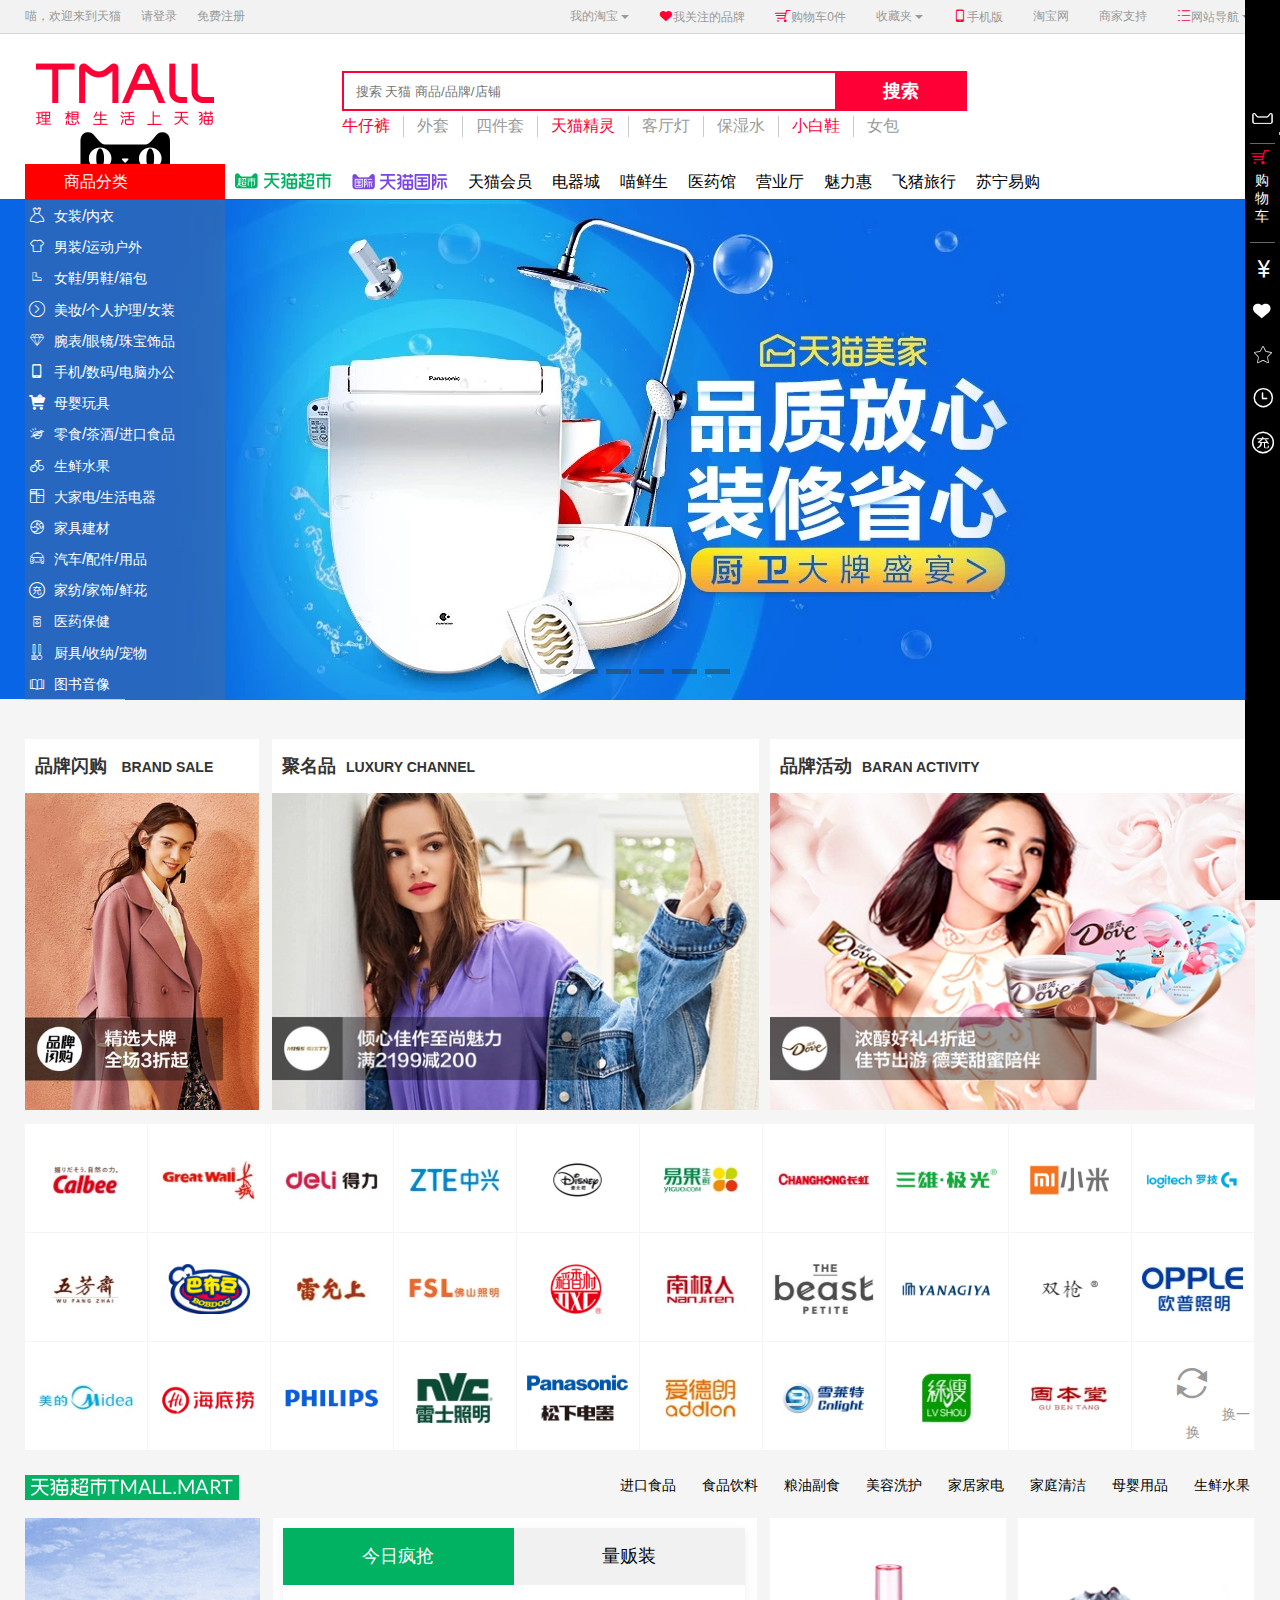
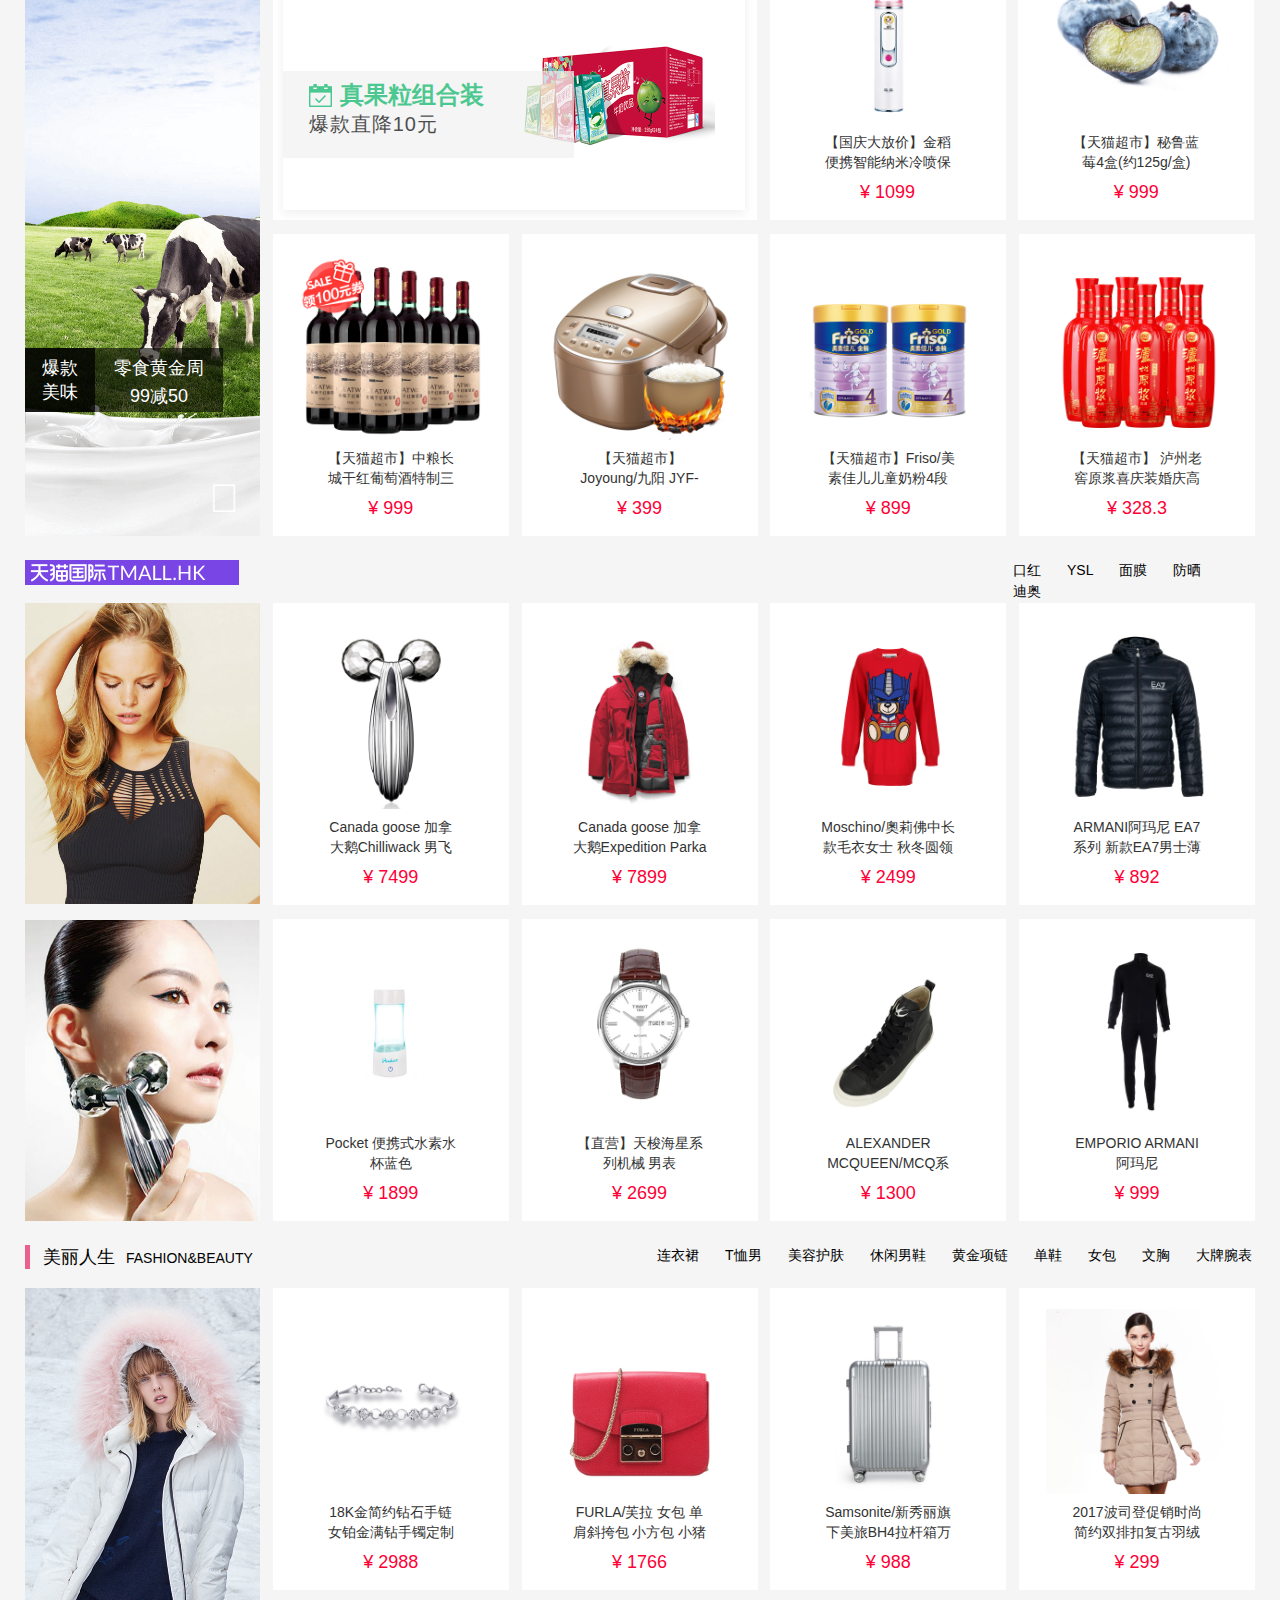
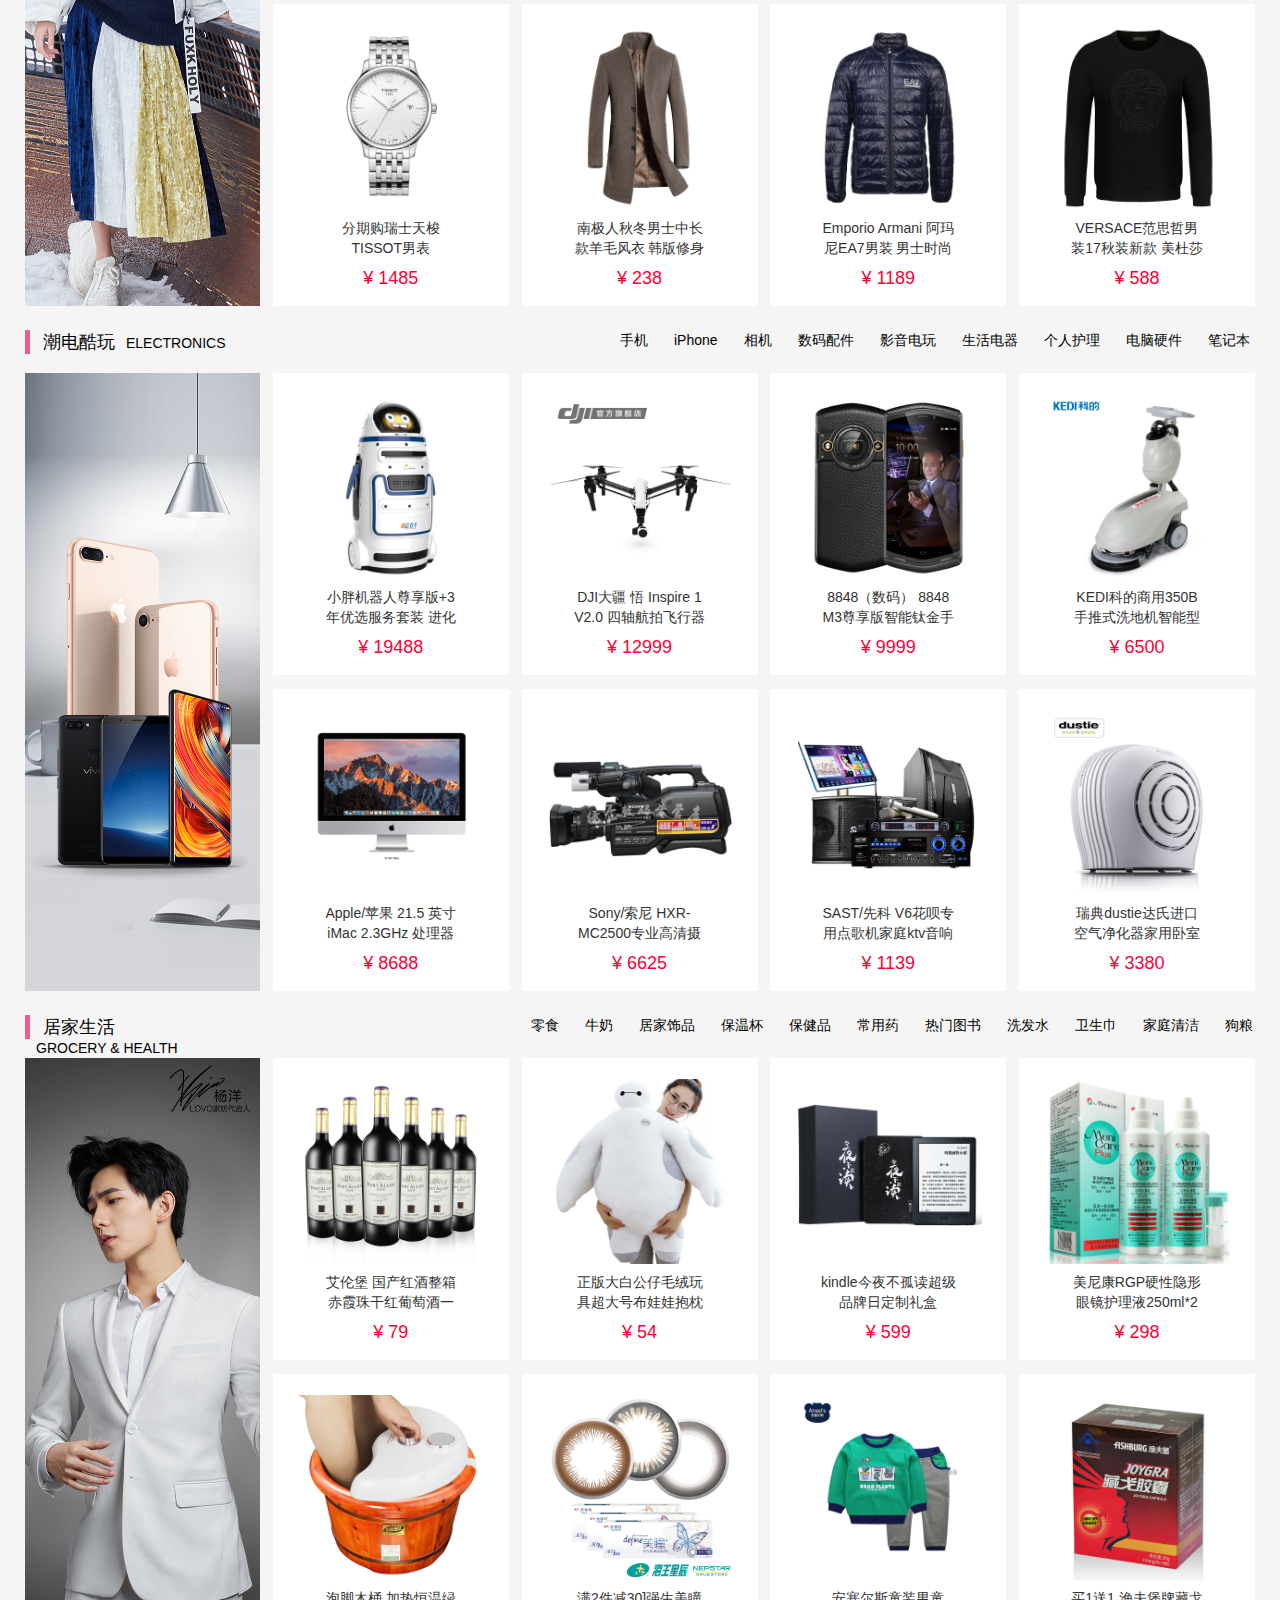
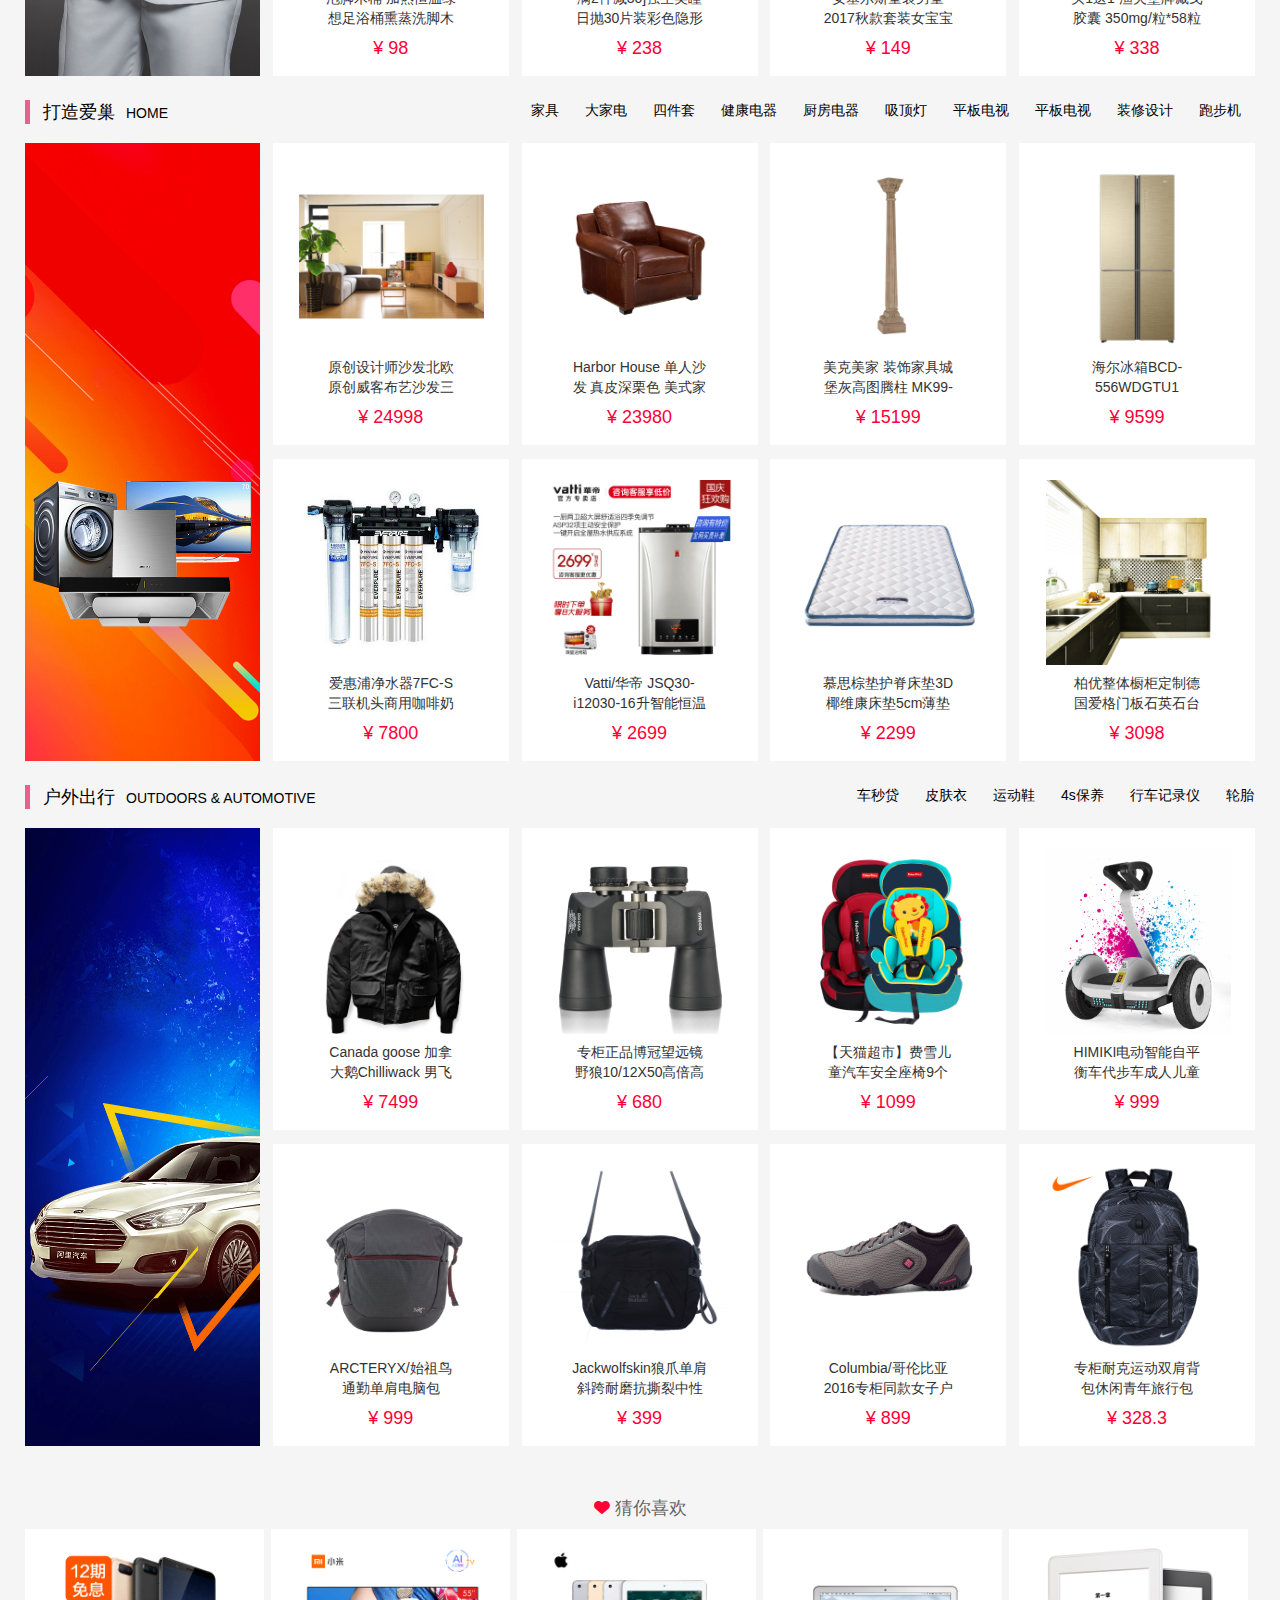
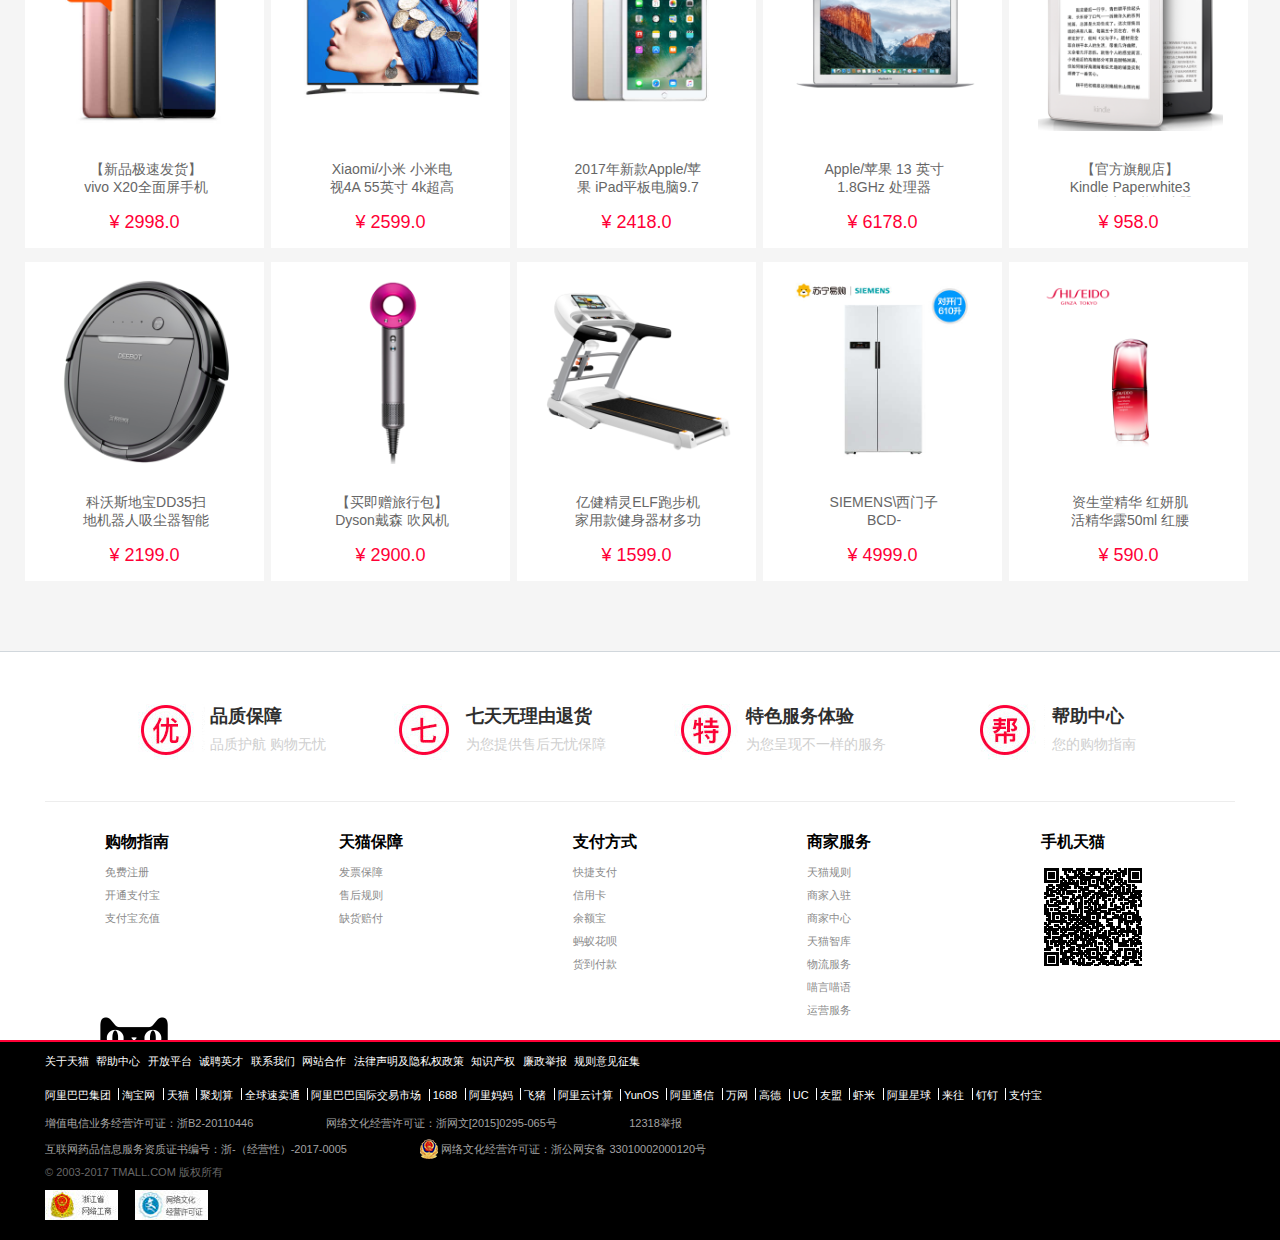
<file: index.html>
<!DOCTYPE html>
<html lang="en">
<head>
	<meta charset="UTF-8">
	<title>天猫</title>
	<link rel="stylesheet" href="css/index.css">
	<link rel="stylesheet" href="iconfont/iconfont.css">
	<link rel="stylesheet" href="iconfont/font1/iconfont.css">
	<link rel="stylesheet" href="iconfont/font3/iconfont.css">
	<script src="js/jquery.min.js"></script>
	<link rel="shortcut icon" href="img/tianmao.PNG">
	<script src="js/index.js"></script>
	<script src="js/animate.js"></script>
</head>
<body>
<!-- 整体大盒子 -->
   <div class="wholebox">
  		 <!-- 开始导航栏 -->
  		 <a name="db"></a>
   		<nav>
		  <div class="nav-body">
		  	<ul class="nav-left">
		  		<li>喵，欢迎来到天猫</li>
		  		<li><a href="">请登录</a></li>
		  		<li><a href="">免费注册</a></li>
		  	</ul>
		  	<ul class="nav-right">
		  		
		  		<li id="nav_last5_li"><a  class="wdtb" href=""><i class="iconfonttop2">&#xe648;</i><span>网站导航</span><span class="sanjiao"></span></a>
                   <div class="nav_website">
                   	   <div class="hot_nav">
                   	   	  <h2>热点推荐 Hot</h2>
                          <ul class="hov_nav_box">
                             <li><a href="">天猫超市</a></li>
                             <li><a href="">喵鲜生</a></li>
                             <li><a href="">科技新品</a></li>
                             <li><a href="">女装新品</a></li>
                             <li><a href="">酷玩街</a></li>
                             <li><a href="">内衣新品</a></li>
                             <li><a href="">试美妆</a></li>
                             <li><a href="">运动新品</a></li>
                             <li><a href="">时尚先生</a></li>
                             <li><a href="">精明妈咪</a></li>
                             <li><a href="">吃乐会</a></li>
                             <li><a href="">企业采购</a></li>
                             <li><a href="">会员积分</a></li>
                             <li><a href="">天猫国际</a></li>
                             <li><a href="">品质频道</a></li>
                          </ul>
                   	   </div>
                   	   <div class="market_nav">
                         <div class="hot_nav">
                          <h2>行业市场 Market</h2>
                          <ul class="hov_nav_box">
                             <li><a href="">美妆</a></li>
                             <li><a href="">电器</a></li>
                             <li><a href="">女装</a></li>
                             <li><a href="">男装</a></li>
                             <li><a href="">女鞋</a></li>
                             <li><a href="">男鞋</a></li>
                             <li><a href="">内衣</a></li>
                             <li><a href="">箱包</a></li>
                             <li><a href="">运动</a></li>
                             <li><a href="">母婴</a></li>
                             <li><a href="">家装</a></li>
                             <li><a href="">医药</a></li>
                             <li><a href="">食品</a></li>
                             <li><a href="">配饰</a></li>
                             <li><a href="">汽车</a></li>
                          </ul>
                       </div>
                       </div>
                   	   <div class="brand_nav">
                          <h2>品牌风尚 Brand</h2>
                          <ul class="hov_nav_box">
                             <li><a href="">尚天猫</a></li>
                             <li><a href="">大牌街</a></li>
                             <li><a href="">潮牌街</a></li>
                             <li><a href="">天猫原创</a></li>
                             <li><a href="">什么牌子好</a></li>
                          </ul>
                       </div>
                   	   <div class="help_nav">
                          <h2>服务指南 Help</h2>
                          <ul class="hov_nav_box">
                             <li><a href="">帮助中心</a></li>
                             <li><a href="">品质保障 </a></li>
                             <li><a href="">特色服务 </a></li>
                             <li><a href="">7天退换货 </a></li>
                          </ul>
                       </div>
                   </div>
					<div class="basebox"></div>
		  		</li>

		  		<li  id="nav_last4_li"><a  class="wdtb" href="">商家支持</a>
                   <ul class="sellerzhichi">
                   	  <li>
                   	  	 <h3>商家</h3>
                   	  	 <a href="">商家中心</a>
                   	  	 <a href="">天猫规则</a>
                   	  	 <a href="">商家入驻</a>
                   	  	 <a href="">运营服务</a>
                   	  	 <a href="">商家品控</a>
                   	  	 <a href="">商家工具</a>
                   	  	 <a href="">天猫智库</a>
                   	  	 <a href="">喵言喵语</a>
                   	  </li>
                      <li>
                      	  <h3>帮助</h3>
                      	  <a href="">帮助中心</a>
                      	  <a href="">问商友</a>
                      </li>
                   </ul>
              		<div class="basebox"></div>
		  		</li>

		  		<li><a  class="wdtb" href="">淘宝网</a></li>

		  		<li id="nav_last3_li"><a  class="wdtb" href=""><i class="iconfonttop2">&#xe645;</i>手机版</a>
                  <div class="phone">
                  	  <div class="phone-tupian"></div>
                  	  <p></p>
                  	  <b></b>
                  </div>
		  		</li>

		  		<li  id="nav_last2_li"><a  class="wdtb" href=""><span>收藏夹</span><span class="sanjiao"></span></a>
                    <div class="shoucangjia">
		  				<a href="">已买到的宝贝</a>
		  				<a href="">已卖出的宝贝</a>

		  			</div>
		  			<div class="basebox"></div>
		  		</li>

		  		<li><a  class="wdtb" href=""><i class="iconfonttop2">&#xe615;</i>购物车0件</a></li>

		  		<li><a  class="wdtb" href=""><i class="iconfonttop2">&#xe600;</i>我关注的品牌</a></li>
		  		<li id="nav_last_li">
		  			<a href="" class="wdtb"><span>我的淘宝</span><span class="sanjiao"></span></a>
		  			<div class="mytaobao">

		  				<a href="">已买到的宝贝</a>
		  				<a href="">已卖出的宝贝</a>
		  			</div>
		  			<div class="basebox"></div>
	  			</li>
		  	</ul>
		  </div>
	    </nav>
	    <!-- 头部开始 -->
	    <header>
	    	<div class="headertop">
	    		<div class="headleft"><img src="img/logo1.png" alt=""></div>
	    	    <div class="headerright">
	    	    	<div class="up">
	    	    	<input type="text" class="sousuokuang" placeholder=" 搜索 天猫 商品/品牌/店铺">
	    	    	<input type="submit" class="sousuobutton" value="搜索">
	    	    	</div>
	    	    	<ul class="list">
	    	    		<li><a href="">牛仔裤</a></li>
	    	    		<li><a href="">外套</a></li>
	    	    		<li><a href="">四件套</a></li>
	    	    		<li><a href="">天猫精灵</a></li>
	    	    		<li><a href="">客厅灯</a></li>
	    	    		<li><a href="">保湿水</a></li>
	    	    		<li><a href="">小白鞋</a></li>
	    	    		<li><a href="">女包</a></li>
	    	    		<li><a href="">牛奶</a></li>
	    	    	</ul>
	    	    </div>
	    	</div>
	    </header>
	    <!-- banner开始 -->
	    <div class="bigbox">
	        <div class="bigboxhead">
	        	<div class="main-nav">
	        		<div class="navleft">
	        		<i class="iconfont1 icon-daogou1"></i>&nbsp;&nbsp;商品分类</div>
	        		<ul class="navright">
	        			<li><a href=""><img src="img/tianmaochaoshi.png" alt=""></a></li>
	        			<li><a href=""><img src="img/tianmaoguoji.png" alt=""></a></li>
	        			<li><a href="">天猫会员</a></li>
	        			<li><a href="">电器城</a></li>
	        			<li><a href="">喵鲜生</a></li>
	        			<li><a href="">医药馆</a></li>
	        			<li><a href="">营业厅</a></li>
	        			<li><a href="">魅力惠</a></li>
	        			<li><a href="">飞猪旅行</a></li>
	        			<li><a href="">苏宁易购</a></li>
	        		</ul>
	        	</div>
	        </div>
		    <div class="bigboxbody">
		    	<div class="banner">
				 <!-- banner图片 -->
					<ul class="banner-list">
						<li class="banjs"><a href="javascript:;"><img src="img/banner1.PNG" alt=""></a></li>
						<li class="banjs"><a href="javascript:;"><img src="img/2.jpg" alt=""></a></li>
						<li class="banjs"><a href="javascript:;"><img src="img/3.PNG" alt=""></a></li>
						<li class="banjs"><a href="javascript:;"><img src="img/4.jpg" alt=""></a></li>
						<li class="banjs"><a href="javascript:;"><img src="img/5.jpg" alt=""></a></li>
						<li class="banjs"><a href="javascript:;"><img src="img/6.jpg" alt=""></a></li>
						
					</ul>
					<!-- banner选择按钮 -->
					<div class="circle">
						<ul class="xiaoyuan">
							<li></li>
							<li></li>
							<li></li>
							<li></li>
							<li></li>
							<li></li>
						</ul>
					</div>
					<!-- 左侧导航栏 -->
					<div class="menu">
						<ul class="list">
							<li class="zcxxk list-box"><i class="iconfont3">&nbsp;&#xe605;</i>&nbsp;&nbsp;<a href="">女装</a>/<a href="">内衣</a>
							<div class="banxxkjs">
								<div class="xxkleft">
									<ul>
										<li>
											<div class="left">当季流行&nbsp;&gt;</div>
											<div class="right"> 
												<a href="">双11女装主会场 </a>
												<a href="">冬季新品 </a>
												<a href="">商场同款</a>
												<a href="">毛呢大衣</a>
												<a href="">针织衫</a>
												<a href="">裤子</a>
												<a href="">皮草</a>
												<a href="">气质连衣裙</a>
												<a href="">百搭船袜</a>
												<a href="">毛皮一体</a>
												<a href="">皮草</a>
												<a href="">毛衣</a>
											</div>
										</li>
										<li>
											<div class="left">精选上装&nbsp;&gt;</div>
											<div class="right"> 
												<a href="">裤子</a>
												<a href="">皮草</a>
												<a href="">气质连衣裙</a>
												<a href="">百搭船袜</a>
												<a href="">双11女装主会场 </a>
												<a href="">冬季新品 </a>
												<a href="">商场同款</a>
												<a href="">毛呢大衣</a>
												<a href="">针织衫</a>
												<a href="">裤子</a>
												<a href="">皮草</a>
												<a href="">气质连衣裙</a>
												<a href="">百搭船袜</a>
												<a href="">毛皮一体</a>
												<a href="">皮草</a>
												<a href="">毛衣</a>
											</div>
										</li>
										<li>
											<div class="left">浪漫裙装&nbsp;&gt;</div>
											<div class="right"> 
												<a href="">双11女装主会场 </a>
												<a href="">冬季新品 </a>
												<a href="">商场同款</a>
												<a href="">毛呢大衣</a>
												<a href="">针织衫</a>
												<a href="">裤子</a>
												<a href="">皮草</a>
												<a href="">气质连衣裙</a>
												<a href="">百搭船袜</a>
												<a href="">毛皮一体</a>
												<a href="">皮草</a>
												<a href="">毛衣</a>
												<a href="">针织衫</a>
												<a href="">裤子</a>
												<a href="">皮草</a>
												<a href="">气质连衣裙</a>
												<a href="">百搭船袜</a>
											</div>
										</li>
										<li>
											<div class="left">女式下装&nbsp;&gt;</div>
											<div class="right"> 
												<a href="">针织衫</a>
												<a href="">裤子</a>
												<a href="">皮草</a>
												<a href="">商场同款</a>
												<a href="">毛呢大衣</a>
												<a href="">针织衫</a>
												<a href="">裤子</a>
												<a href="">皮草</a>
												<a href="">双11女装主会场 </a>
												<a href="">冬季新品 </a>
												<a href="">商场同款</a>
												<a href="">毛呢大衣</a>
												<a href="">针织衫</a>
												<a href="">裤子</a>
												<a href="">皮草</a>
												<a href="">气质连衣裙</a>
												<a href="">百搭船袜</a>
												<a href="">毛皮一体</a>
												<a href="">皮草</a>
												<a href="">毛衣</a>
											</div>
										</li>
										<li>
											<div class="left">特色女装&nbsp;&gt;</div>
											<div class="right"> 
												<a href="">裤子</a>
												<a href="">皮草</a>
												<a href="">气质连衣裙</a>
												<a href="">百搭船袜</a>
												<a href="">双11女装主会场 </a>
												<a href="">冬季新品 </a>
												<a href="">商场同款</a>
												<a href="">毛呢大衣</a>
												<a href="">针织衫</a>
												<a href="">裤子</a>
												<a href="">皮草</a>
												<a href="">气质连衣裙</a>
												<a href="">百搭船袜</a>
												<a href="">毛皮一体</a>
												<a href="">皮草</a>
												<a href="">毛衣</a>
											</div>
										</li>
									</ul>
								</div>
								<div class="xxkright"><img src="img/zcjs1.png" alt=""></div>
							</div>


							</li>
							<li class="zcxxk list-box"><i class="iconfont3">&nbsp;&#xe666;</i>&nbsp;&nbsp;<a href="">男装</a>/<a href="">运动户外</a>
							<div class="banxxkjs">
								<div class="xxkleft">
									<ul>
										<li>
											<div class="left">当季流行&nbsp;&gt;</div>
											<div class="right"> 
												<a href="">双11女装主会场 </a>
												<a href="">冬季新品 </a>
												<a href="">商场同款</a>
												<a href="">毛呢大衣</a>
												<a href="">针织衫</a>
												<a href="">裤子</a>
												<a href="">皮草</a>
												<a href="">气质连衣裙</a>
												<a href="">百搭船袜</a>
												<a href="">毛皮一体</a>
												<a href="">皮草</a>
												<a href="">毛衣</a>
											</div>
										</li>
										<li>
											<div class="left">运动服&nbsp;&gt;</div>
											<div class="right"> 
												<a href="">裤子</a>
												<a href="">皮草</a>
												<a href="">气质连衣裙</a>
												<a href="">百搭船袜</a>
												<a href="">双11女装主会场 </a>
												<a href="">冬季新品 </a>
												<a href="">商场同款</a>
												<a href="">毛呢大衣</a>
												<a href="">针织衫</a>
												<a href="">裤子</a>
												<a href="">皮草</a>
												<a href="">气质连衣裙</a>
												<a href="">百搭船袜</a>
												<a href="">毛皮一体</a>
												<a href="">皮草</a>
												<a href="">毛衣</a>
											</div>
										</li>
										<li>
											<div class="left">户外鞋服&nbsp;&gt;</div>
											<div class="right"> 
												<a href="">双11女装主会场 </a>
												<a href="">冬季新品 </a>
												<a href="">商场同款</a>
												<a href="">毛呢大衣</a>
												<a href="">针织衫</a>
												<a href="">裤子</a>
												<a href="">皮草</a>
												<a href="">气质连衣裙</a>
												<a href="">百搭船袜</a>
												<a href="">毛皮一体</a>
												<a href="">皮草</a>
												<a href="">毛衣</a>
												<a href="">针织衫</a>
												<a href="">裤子</a>
												<a href="">皮草</a>
												<a href="">气质连衣裙</a>
												<a href="">百搭船袜</a>
											</div>
										</li>
										<li>
											<div class="left">户外用品&nbsp;&gt;</div>
											<div class="right"> 
												<a href="">针织衫</a>
												<a href="">裤子</a>
												<a href="">皮草</a>
												<a href="">商场同款</a>
												<a href="">毛呢大衣</a>
												<a href="">针织衫</a>
												<a href="">裤子</a>
												<a href="">皮草</a>
												<a href="">双11女装主会场 </a>
												<a href="">冬季新品 </a>
												<a href="">商场同款</a>
												<a href="">毛呢大衣</a>
												<a href="">针织衫</a>
												<a href="">裤子</a>
												<a href="">皮草</a>
												<a href="">气质连衣裙</a>
												<a href="">百搭船袜</a>
												<a href="">毛皮一体</a>
												<a href="">皮草</a>
												<a href="">毛衣</a>
											</div>
										</li>
										<li>
											<div class="left">运动用品&nbsp;&gt;</div>
											<div class="right"> 
												<a href="">裤子</a>
												<a href="">皮草</a>
												<a href="">气质连衣裙</a>
												<a href="">百搭船袜</a>
												<a href="">双11女装主会场 </a>
												<a href="">冬季新品 </a>
												<a href="">商场同款</a>
												<a href="">毛呢大衣</a>
												<a href="">针织衫</a>
												<a href="">裤子</a>
												<a href="">皮草</a>
												<a href="">气质连衣裙</a>
												<a href="">百搭船袜</a>
												<a href="">毛皮一体</a>
												<a href="">皮草</a>
												<a href="">毛衣</a>
											</div>
										</li>
									</ul>
								</div>
								<div class="xxkright"><img src="img/zcjs2.png" alt=""></div>
							</div>


							</li>
							
							<li class="zcxxk list-box"><i class="iconfont3">&nbsp;&#xe63a;</i>&nbsp;&nbsp;<a href="">女鞋</a>/<a href="">男鞋</a>/<a href="">箱包</a>
							<div class="banxxkjs">
								<div class="xxkleft">
									<ul>
										<li>
											<div class="left">当季流行&nbsp;&gt;</div>
											<div class="right"> 
												<a href="">双11女装主会场 </a>
												<a href="">冬季新品 </a>
												<a href="">商场同款</a>
												<a href="">毛呢大衣</a>
												<a href="">针织衫</a>
												<a href="">裤子</a>
												<a href="">皮草</a>
												<a href="">气质连衣裙</a>
												<a href="">百搭船袜</a>
												<a href="">毛皮一体</a>
												<a href="">皮草</a>
												<a href="">毛衣</a>
											</div>
										</li>
										<li>
											<div class="left">精选上装&nbsp;&gt;</div>
											<div class="right"> 
												<a href="">裤子</a>
												<a href="">皮草</a>
												<a href="">气质连衣裙</a>
												<a href="">百搭船袜</a>
												<a href="">双11女装主会场 </a>
												<a href="">冬季新品 </a>
												<a href="">商场同款</a>
												<a href="">毛呢大衣</a>
												<a href="">针织衫</a>
												<a href="">裤子</a>
												<a href="">皮草</a>
												<a href="">气质连衣裙</a>
												<a href="">百搭船袜</a>
												<a href="">毛皮一体</a>
												<a href="">皮草</a>
												<a href="">毛衣</a>
											</div>
										</li>
										<li>
											<div class="left">浪漫裙装&nbsp;&gt;</div>
											<div class="right"> 
												<a href="">双11女装主会场 </a>
												<a href="">冬季新品 </a>
												<a href="">商场同款</a>
												<a href="">毛呢大衣</a>
												<a href="">针织衫</a>
												<a href="">裤子</a>
												<a href="">皮草</a>
												<a href="">气质连衣裙</a>
												<a href="">百搭船袜</a>
												<a href="">毛皮一体</a>
												<a href="">皮草</a>
												<a href="">毛衣</a>
												<a href="">针织衫</a>
												<a href="">裤子</a>
												<a href="">皮草</a>
												<a href="">气质连衣裙</a>
												<a href="">百搭船袜</a>
											</div>
										</li>
										<li>
											<div class="left">女式下装&nbsp;&gt;</div>
											<div class="right"> 
												<a href="">针织衫</a>
												<a href="">裤子</a>
												<a href="">皮草</a>
												<a href="">商场同款</a>
												<a href="">毛呢大衣</a>
												<a href="">针织衫</a>
												<a href="">裤子</a>
												<a href="">皮草</a>
												<a href="">双11女装主会场 </a>
												<a href="">冬季新品 </a>
												<a href="">商场同款</a>
												<a href="">毛呢大衣</a>
												<a href="">针织衫</a>
												<a href="">裤子</a>
												<a href="">皮草</a>
												<a href="">气质连衣裙</a>
												<a href="">百搭船袜</a>
												<a href="">毛皮一体</a>
												<a href="">皮草</a>
												<a href="">毛衣</a>
											</div>
										</li>
										<li>
											<div class="left">特色女装&nbsp;&gt;</div>
											<div class="right"> 
												<a href="">裤子</a>
												<a href="">皮草</a>
												<a href="">气质连衣裙</a>
												<a href="">百搭船袜</a>
												<a href="">双11女装主会场 </a>
												<a href="">冬季新品 </a>
												<a href="">商场同款</a>
												<a href="">毛呢大衣</a>
												<a href="">针织衫</a>
												<a href="">裤子</a>
												<a href="">皮草</a>
												<a href="">气质连衣裙</a>
												<a href="">百搭船袜</a>
												<a href="">毛皮一体</a>
												<a href="">皮草</a>
												<a href="">毛衣</a>
											</div>
										</li>
									</ul>
								</div>
								<div class="xxkright"><img src="img/zcjs3.png" alt=""></div>
							</div>

							</li>
							<li class="zcxxk list-box"><i class="iconfont3">&nbsp;&#xe60b;</i>&nbsp;&nbsp;<a href="">美妆</a>/<a href="">个人护理</a>/<a href="">女装</a>
							<div class="banxxkjs">
								<div class="xxkleft">
									<ul>
										<li>
											<div class="left">当季流行&nbsp;&gt;</div>
											<div class="right"> 
												<a href="">双11女装主会场 </a>
												<a href="">冬季新品 </a>
												<a href="">商场同款</a>
												<a href="">毛呢大衣</a>
												<a href="">针织衫</a>
												<a href="">裤子</a>
												<a href="">皮草</a>
												<a href="">气质连衣裙</a>
												<a href="">百搭船袜</a>
												<a href="">毛皮一体</a>
												<a href="">皮草</a>
												<a href="">毛衣</a>
											</div>
										</li>
										<li>
											<div class="left">精选上装&nbsp;&gt;</div>
											<div class="right"> 
												<a href="">裤子</a>
												<a href="">皮草</a>
												<a href="">气质连衣裙</a>
												<a href="">百搭船袜</a>
												<a href="">双11女装主会场 </a>
												<a href="">冬季新品 </a>
												<a href="">商场同款</a>
												<a href="">毛呢大衣</a>
												<a href="">针织衫</a>
												<a href="">裤子</a>
												<a href="">皮草</a>
												<a href="">气质连衣裙</a>
												<a href="">百搭船袜</a>
												<a href="">毛皮一体</a>
												<a href="">皮草</a>
												<a href="">毛衣</a>
											</div>
										</li>
										<li>
											<div class="left">浪漫裙装&nbsp;&gt;</div>
											<div class="right"> 
												<a href="">双11女装主会场 </a>
												<a href="">冬季新品 </a>
												<a href="">商场同款</a>
												<a href="">毛呢大衣</a>
												<a href="">针织衫</a>
												<a href="">裤子</a>
												<a href="">皮草</a>
												<a href="">气质连衣裙</a>
												<a href="">百搭船袜</a>
												<a href="">毛皮一体</a>
												<a href="">皮草</a>
												<a href="">毛衣</a>
												<a href="">针织衫</a>
												<a href="">裤子</a>
												<a href="">皮草</a>
												<a href="">气质连衣裙</a>
												<a href="">百搭船袜</a>
											</div>
										</li>
										<li>
											<div class="left">女式下装&nbsp;&gt;</div>
											<div class="right"> 
												<a href="">针织衫</a>
												<a href="">裤子</a>
												<a href="">皮草</a>
												<a href="">商场同款</a>
												<a href="">毛呢大衣</a>
												<a href="">针织衫</a>
												<a href="">裤子</a>
												<a href="">皮草</a>
												<a href="">双11女装主会场 </a>
												<a href="">冬季新品 </a>
												<a href="">商场同款</a>
												<a href="">毛呢大衣</a>
												<a href="">针织衫</a>
												<a href="">裤子</a>
												<a href="">皮草</a>
												<a href="">气质连衣裙</a>
												<a href="">百搭船袜</a>
												<a href="">毛皮一体</a>
												<a href="">皮草</a>
												<a href="">毛衣</a>
											</div>
										</li>
										<li>
											<div class="left">特色女装&nbsp;&gt;</div>
											<div class="right"> 
												<a href="">裤子</a>
												<a href="">皮草</a>
												<a href="">气质连衣裙</a>
												<a href="">百搭船袜</a>
												<a href="">双11女装主会场 </a>
												<a href="">冬季新品 </a>
												<a href="">商场同款</a>
												<a href="">毛呢大衣</a>
												<a href="">针织衫</a>
												<a href="">裤子</a>
												<a href="">皮草</a>
												<a href="">气质连衣裙</a>
												<a href="">百搭船袜</a>
												<a href="">毛皮一体</a>
												<a href="">皮草</a>
												<a href="">毛衣</a>
											</div>
										</li>
									</ul>
								</div>
								<div class="xxkright"><img src="img/zcjs4.png" alt=""></div>
							</div>

							</li>
							<li class="zcxxk list-box"><i class="iconfont3">&nbsp;&#xe8bd;</i>&nbsp;&nbsp;<a href="">腕表</a>/<a href="">眼镜</a>/<a href="">珠宝饰品</a>
							<div class="banxxkjs">
								<div class="xxkleft">
									<ul>
										<li>
											<div class="left">当季流行&nbsp;&gt;</div>
											<div class="right"> 
												<a href="">双11女装主会场 </a>
												<a href="">冬季新品 </a>
												<a href="">商场同款</a>
												<a href="">毛呢大衣</a>
												<a href="">针织衫</a>
												<a href="">裤子</a>
												<a href="">皮草</a>
												<a href="">气质连衣裙</a>
												<a href="">百搭船袜</a>
												<a href="">毛皮一体</a>
												<a href="">皮草</a>
												<a href="">毛衣</a>
											</div>
										</li>
										<li>
											<div class="left">精选上装&nbsp;&gt;</div>
											<div class="right"> 
												<a href="">裤子</a>
												<a href="">皮草</a>
												<a href="">气质连衣裙</a>
												<a href="">百搭船袜</a>
												<a href="">双11女装主会场 </a>
												<a href="">冬季新品 </a>
												<a href="">商场同款</a>
												<a href="">毛呢大衣</a>
												<a href="">针织衫</a>
												<a href="">裤子</a>
												<a href="">皮草</a>
												<a href="">气质连衣裙</a>
												<a href="">百搭船袜</a>
												<a href="">毛皮一体</a>
												<a href="">皮草</a>
												<a href="">毛衣</a>
											</div>
										</li>
										<li>
											<div class="left">浪漫裙装&nbsp;&gt;</div>
											<div class="right"> 
												<a href="">双11女装主会场 </a>
												<a href="">冬季新品 </a>
												<a href="">商场同款</a>
												<a href="">毛呢大衣</a>
												<a href="">针织衫</a>
												<a href="">裤子</a>
												<a href="">皮草</a>
												<a href="">气质连衣裙</a>
												<a href="">百搭船袜</a>
												<a href="">毛皮一体</a>
												<a href="">皮草</a>
												<a href="">毛衣</a>
												<a href="">针织衫</a>
												<a href="">裤子</a>
												<a href="">皮草</a>
												<a href="">气质连衣裙</a>
												<a href="">百搭船袜</a>
											</div>
										</li>
										<li>
											<div class="left">女式下装&nbsp;&gt;</div>
											<div class="right"> 
												<a href="">针织衫</a>
												<a href="">裤子</a>
												<a href="">皮草</a>
												<a href="">商场同款</a>
												<a href="">毛呢大衣</a>
												<a href="">针织衫</a>
												<a href="">裤子</a>
												<a href="">皮草</a>
												<a href="">双11女装主会场 </a>
												<a href="">冬季新品 </a>
												<a href="">商场同款</a>
												<a href="">毛呢大衣</a>
												<a href="">针织衫</a>
												<a href="">裤子</a>
												<a href="">皮草</a>
												<a href="">气质连衣裙</a>
												<a href="">百搭船袜</a>
												<a href="">毛皮一体</a>
												<a href="">皮草</a>
												<a href="">毛衣</a>
											</div>
										</li>
										<li>
											<div class="left">特色女装&nbsp;&gt;</div>
											<div class="right"> 
												<a href="">裤子</a>
												<a href="">皮草</a>
												<a href="">气质连衣裙</a>
												<a href="">百搭船袜</a>
												<a href="">双11女装主会场 </a>
												<a href="">冬季新品 </a>
												<a href="">商场同款</a>
												<a href="">毛呢大衣</a>
												<a href="">针织衫</a>
												<a href="">裤子</a>
												<a href="">皮草</a>
												<a href="">气质连衣裙</a>
												<a href="">百搭船袜</a>
												<a href="">毛皮一体</a>
												<a href="">皮草</a>
												<a href="">毛衣</a>
											</div>
										</li>
									</ul>
								</div>
								<div class="xxkright"><img src="img/zcjs1.png" alt=""></div>
							</div>

							</li>
							<li class="zcxxk list-box"><i class="iconfont3">&nbsp;&#xe645;</i>&nbsp;&nbsp;<a href="">手机</a>/<a href="">数码</a>/<a href="">电脑办公</a>
							<div class="banxxkjs">
								<div class="xxkleft">
									<ul>
										<li>
											<div class="left">当季流行&nbsp;&gt;</div>
											<div class="right"> 
												<a href="">双11女装主会场 </a>
												<a href="">冬季新品 </a>
												<a href="">商场同款</a>
												<a href="">毛呢大衣</a>
												<a href="">针织衫</a>
												<a href="">裤子</a>
												<a href="">皮草</a>
												<a href="">气质连衣裙</a>
												<a href="">百搭船袜</a>
												<a href="">毛皮一体</a>
												<a href="">皮草</a>
												<a href="">毛衣</a>
											</div>
										</li>
										<li>
											<div class="left">精选上装&nbsp;&gt;</div>
											<div class="right"> 
												<a href="">裤子</a>
												<a href="">皮草</a>
												<a href="">气质连衣裙</a>
												<a href="">百搭船袜</a>
												<a href="">双11女装主会场 </a>
												<a href="">冬季新品 </a>
												<a href="">商场同款</a>
												<a href="">毛呢大衣</a>
												<a href="">针织衫</a>
												<a href="">裤子</a>
												<a href="">皮草</a>
												<a href="">气质连衣裙</a>
												<a href="">百搭船袜</a>
												<a href="">毛皮一体</a>
												<a href="">皮草</a>
												<a href="">毛衣</a>
											</div>
										</li>
										<li>
											<div class="left">浪漫裙装&nbsp;&gt;</div>
											<div class="right"> 
												<a href="">双11女装主会场 </a>
												<a href="">冬季新品 </a>
												<a href="">商场同款</a>
												<a href="">毛呢大衣</a>
												<a href="">针织衫</a>
												<a href="">裤子</a>
												<a href="">皮草</a>
												<a href="">气质连衣裙</a>
												<a href="">百搭船袜</a>
												<a href="">毛皮一体</a>
												<a href="">皮草</a>
												<a href="">毛衣</a>
												<a href="">针织衫</a>
												<a href="">裤子</a>
												<a href="">皮草</a>
												<a href="">气质连衣裙</a>
												<a href="">百搭船袜</a>
											</div>
										</li>
										<li>
											<div class="left">女式下装&nbsp;&gt;</div>
											<div class="right"> 
												<a href="">针织衫</a>
												<a href="">裤子</a>
												<a href="">皮草</a>
												<a href="">商场同款</a>
												<a href="">毛呢大衣</a>
												<a href="">针织衫</a>
												<a href="">裤子</a>
												<a href="">皮草</a>
												<a href="">双11女装主会场 </a>
												<a href="">冬季新品 </a>
												<a href="">商场同款</a>
												<a href="">毛呢大衣</a>
												<a href="">针织衫</a>
												<a href="">裤子</a>
												<a href="">皮草</a>
												<a href="">气质连衣裙</a>
												<a href="">百搭船袜</a>
												<a href="">毛皮一体</a>
												<a href="">皮草</a>
												<a href="">毛衣</a>
											</div>
										</li>
										<li>
											<div class="left">特色女装&nbsp;&gt;</div>
											<div class="right"> 
												<a href="">裤子</a>
												<a href="">皮草</a>
												<a href="">气质连衣裙</a>
												<a href="">百搭船袜</a>
												<a href="">双11女装主会场 </a>
												<a href="">冬季新品 </a>
												<a href="">商场同款</a>
												<a href="">毛呢大衣</a>
												<a href="">针织衫</a>
												<a href="">裤子</a>
												<a href="">皮草</a>
												<a href="">气质连衣裙</a>
												<a href="">百搭船袜</a>
												<a href="">毛皮一体</a>
												<a href="">皮草</a>
												<a href="">毛衣</a>
											</div>
										</li>
									</ul>
								</div>
								<div class="xxkright"><img src="img/zcjs2.png" alt=""></div>
							</div>

							</li>
							<li class="zcxxk list-box"><i class="iconfont3">&nbsp;&#xe601;</i>&nbsp;&nbsp;<a href="">母婴玩具</a>
							<div class="banxxkjs">
								<div class="xxkleft">
									<ul>
										<li>
											<div class="left">当季流行&nbsp;&gt;</div>
											<div class="right"> 
												<a href="">双11女装主会场 </a>
												<a href="">冬季新品 </a>
												<a href="">商场同款</a>
												<a href="">毛呢大衣</a>
												<a href="">针织衫</a>
												<a href="">裤子</a>
												<a href="">皮草</a>
												<a href="">气质连衣裙</a>
												<a href="">百搭船袜</a>
												<a href="">毛皮一体</a>
												<a href="">皮草</a>
												<a href="">毛衣</a>
											</div>
										</li>
										<li>
											<div class="left">精选上装&nbsp;&gt;</div>
											<div class="right"> 
												<a href="">裤子</a>
												<a href="">皮草</a>
												<a href="">气质连衣裙</a>
												<a href="">百搭船袜</a>
												<a href="">双11女装主会场 </a>
												<a href="">冬季新品 </a>
												<a href="">商场同款</a>
												<a href="">毛呢大衣</a>
												<a href="">针织衫</a>
												<a href="">裤子</a>
												<a href="">皮草</a>
												<a href="">气质连衣裙</a>
												<a href="">百搭船袜</a>
												<a href="">毛皮一体</a>
												<a href="">皮草</a>
												<a href="">毛衣</a>
											</div>
										</li>
										<li>
											<div class="left">浪漫裙装&nbsp;&gt;</div>
											<div class="right"> 
												<a href="">双11女装主会场 </a>
												<a href="">冬季新品 </a>
												<a href="">商场同款</a>
												<a href="">毛呢大衣</a>
												<a href="">针织衫</a>
												<a href="">裤子</a>
												<a href="">皮草</a>
												<a href="">气质连衣裙</a>
												<a href="">百搭船袜</a>
												<a href="">毛皮一体</a>
												<a href="">皮草</a>
												<a href="">毛衣</a>
												<a href="">针织衫</a>
												<a href="">裤子</a>
												<a href="">皮草</a>
												<a href="">气质连衣裙</a>
												<a href="">百搭船袜</a>
											</div>
										</li>
										<li>
											<div class="left">女式下装&nbsp;&gt;</div>
											<div class="right"> 
												<a href="">针织衫</a>
												<a href="">裤子</a>
												<a href="">皮草</a>
												<a href="">商场同款</a>
												<a href="">毛呢大衣</a>
												<a href="">针织衫</a>
												<a href="">裤子</a>
												<a href="">皮草</a>
												<a href="">双11女装主会场 </a>
												<a href="">冬季新品 </a>
												<a href="">商场同款</a>
												<a href="">毛呢大衣</a>
												<a href="">针织衫</a>
												<a href="">裤子</a>
												<a href="">皮草</a>
												<a href="">气质连衣裙</a>
												<a href="">百搭船袜</a>
												<a href="">毛皮一体</a>
												<a href="">皮草</a>
												<a href="">毛衣</a>
											</div>
										</li>
										<li>
											<div class="left">特色女装&nbsp;&gt;</div>
											<div class="right"> 
												<a href="">裤子</a>
												<a href="">皮草</a>
												<a href="">气质连衣裙</a>
												<a href="">百搭船袜</a>
												<a href="">双11女装主会场 </a>
												<a href="">冬季新品 </a>
												<a href="">商场同款</a>
												<a href="">毛呢大衣</a>
												<a href="">针织衫</a>
												<a href="">裤子</a>
												<a href="">皮草</a>
												<a href="">气质连衣裙</a>
												<a href="">百搭船袜</a>
												<a href="">毛皮一体</a>
												<a href="">皮草</a>
												<a href="">毛衣</a>
											</div>
										</li>
									</ul>
								</div>
								<div class="xxkright"><img src="img/zcjs3.png" alt=""></div>
							</div>

							</li>
							<li class="zcxxk list-box"><i class="iconfont3">&nbsp;&#xe68c;</i>&nbsp;&nbsp;<a href="">零食</a>/<a href="">茶酒</a>/<a href="">进口食品</a>
							<div class="banxxkjs">
								<div class="xxkleft">
									<ul>
										<li>
											<div class="left">当季流行&nbsp;&gt;</div>
											<div class="right"> 
												<a href="">双11女装主会场 </a>
												<a href="">冬季新品 </a>
												<a href="">商场同款</a>
												<a href="">毛呢大衣</a>
												<a href="">针织衫</a>
												<a href="">裤子</a>
												<a href="">皮草</a>
												<a href="">气质连衣裙</a>
												<a href="">百搭船袜</a>
												<a href="">毛皮一体</a>
												<a href="">皮草</a>
												<a href="">毛衣</a>
											</div>
										</li>
										<li>
											<div class="left">精选上装&nbsp;&gt;</div>
											<div class="right"> 
												<a href="">裤子</a>
												<a href="">皮草</a>
												<a href="">气质连衣裙</a>
												<a href="">百搭船袜</a>
												<a href="">双11女装主会场 </a>
												<a href="">冬季新品 </a>
												<a href="">商场同款</a>
												<a href="">毛呢大衣</a>
												<a href="">针织衫</a>
												<a href="">裤子</a>
												<a href="">皮草</a>
												<a href="">气质连衣裙</a>
												<a href="">百搭船袜</a>
												<a href="">毛皮一体</a>
												<a href="">皮草</a>
												<a href="">毛衣</a>
											</div>
										</li>
										<li>
											<div class="left">浪漫裙装&nbsp;&gt;</div>
											<div class="right"> 
												<a href="">双11女装主会场 </a>
												<a href="">冬季新品 </a>
												<a href="">商场同款</a>
												<a href="">毛呢大衣</a>
												<a href="">针织衫</a>
												<a href="">裤子</a>
												<a href="">皮草</a>
												<a href="">气质连衣裙</a>
												<a href="">百搭船袜</a>
												<a href="">毛皮一体</a>
												<a href="">皮草</a>
												<a href="">毛衣</a>
												<a href="">针织衫</a>
												<a href="">裤子</a>
												<a href="">皮草</a>
												<a href="">气质连衣裙</a>
												<a href="">百搭船袜</a>
											</div>
										</li>
										<li>
											<div class="left">女式下装&nbsp;&gt;</div>
											<div class="right"> 
												<a href="">针织衫</a>
												<a href="">裤子</a>
												<a href="">皮草</a>
												<a href="">商场同款</a>
												<a href="">毛呢大衣</a>
												<a href="">针织衫</a>
												<a href="">裤子</a>
												<a href="">皮草</a>
												<a href="">双11女装主会场 </a>
												<a href="">冬季新品 </a>
												<a href="">商场同款</a>
												<a href="">毛呢大衣</a>
												<a href="">针织衫</a>
												<a href="">裤子</a>
												<a href="">皮草</a>
												<a href="">气质连衣裙</a>
												<a href="">百搭船袜</a>
												<a href="">毛皮一体</a>
												<a href="">皮草</a>
												<a href="">毛衣</a>
											</div>
										</li>
										<li>
											<div class="left">特色女装&nbsp;&gt;</div>
											<div class="right"> 
												<a href="">裤子</a>
												<a href="">皮草</a>
												<a href="">气质连衣裙</a>
												<a href="">百搭船袜</a>
												<a href="">双11女装主会场 </a>
												<a href="">冬季新品 </a>
												<a href="">商场同款</a>
												<a href="">毛呢大衣</a>
												<a href="">针织衫</a>
												<a href="">裤子</a>
												<a href="">皮草</a>
												<a href="">气质连衣裙</a>
												<a href="">百搭船袜</a>
												<a href="">毛皮一体</a>
												<a href="">皮草</a>
												<a href="">毛衣</a>
											</div>
										</li>
									</ul>
								</div>
								<div class="xxkright"><img src="img/zcjs4.png" alt=""></div>
							</div>

							</li>
							<li class="zcxxk list-box"><i class="iconfont3">&nbsp;&#xe602;</i>&nbsp;&nbsp;<a href="">生鲜水果</a>
							<div class="banxxkjs">
								<div class="xxkleft">
									<ul>
										<li>
											<div class="left">当季流行&nbsp;&gt;</div>
											<div class="right"> 
												<a href="">双11女装主会场 </a>
												<a href="">冬季新品 </a>
												<a href="">商场同款</a>
												<a href="">毛呢大衣</a>
												<a href="">针织衫</a>
												<a href="">裤子</a>
												<a href="">皮草</a>
												<a href="">气质连衣裙</a>
												<a href="">百搭船袜</a>
												<a href="">毛皮一体</a>
												<a href="">皮草</a>
												<a href="">毛衣</a>
											</div>
										</li>
										<li>
											<div class="left">精选上装&nbsp;&gt;</div>
											<div class="right"> 
												<a href="">裤子</a>
												<a href="">皮草</a>
												<a href="">气质连衣裙</a>
												<a href="">百搭船袜</a>
												<a href="">双11女装主会场 </a>
												<a href="">冬季新品 </a>
												<a href="">商场同款</a>
												<a href="">毛呢大衣</a>
												<a href="">针织衫</a>
												<a href="">裤子</a>
												<a href="">皮草</a>
												<a href="">气质连衣裙</a>
												<a href="">百搭船袜</a>
												<a href="">毛皮一体</a>
												<a href="">皮草</a>
												<a href="">毛衣</a>
											</div>
										</li>
										<li>
											<div class="left">浪漫裙装&nbsp;&gt;</div>
											<div class="right"> 
												<a href="">双11女装主会场 </a>
												<a href="">冬季新品 </a>
												<a href="">商场同款</a>
												<a href="">毛呢大衣</a>
												<a href="">针织衫</a>
												<a href="">裤子</a>
												<a href="">皮草</a>
												<a href="">气质连衣裙</a>
												<a href="">百搭船袜</a>
												<a href="">毛皮一体</a>
												<a href="">皮草</a>
												<a href="">毛衣</a>
												<a href="">针织衫</a>
												<a href="">裤子</a>
												<a href="">皮草</a>
												<a href="">气质连衣裙</a>
												<a href="">百搭船袜</a>
											</div>
										</li>
										<li>
											<div class="left">女式下装&nbsp;&gt;</div>
											<div class="right"> 
												<a href="">针织衫</a>
												<a href="">裤子</a>
												<a href="">皮草</a>
												<a href="">商场同款</a>
												<a href="">毛呢大衣</a>
												<a href="">针织衫</a>
												<a href="">裤子</a>
												<a href="">皮草</a>
												<a href="">双11女装主会场 </a>
												<a href="">冬季新品 </a>
												<a href="">商场同款</a>
												<a href="">毛呢大衣</a>
												<a href="">针织衫</a>
												<a href="">裤子</a>
												<a href="">皮草</a>
												<a href="">气质连衣裙</a>
												<a href="">百搭船袜</a>
												<a href="">毛皮一体</a>
												<a href="">皮草</a>
												<a href="">毛衣</a>
											</div>
										</li>
										<li>
											<div class="left">特色女装&nbsp;&gt;</div>
											<div class="right"> 
												<a href="">裤子</a>
												<a href="">皮草</a>
												<a href="">气质连衣裙</a>
												<a href="">百搭船袜</a>
												<a href="">双11女装主会场 </a>
												<a href="">冬季新品 </a>
												<a href="">商场同款</a>
												<a href="">毛呢大衣</a>
												<a href="">针织衫</a>
												<a href="">裤子</a>
												<a href="">皮草</a>
												<a href="">气质连衣裙</a>
												<a href="">百搭船袜</a>
												<a href="">毛皮一体</a>
												<a href="">皮草</a>
												<a href="">毛衣</a>
											</div>
										</li>
									</ul>
								</div>
								<div class="xxkright"><img src="img/zcjs1.png" alt=""></div>
							</div>

							</li>
							<li class="zcxxk list-box"><i class="iconfont3">&nbsp;&#xe618;</i>&nbsp;&nbsp;<a href="">大家电</a>/<a href="">生活电器</a>
							<div class="banxxkjs">
								<div class="xxkleft">
									<ul>
										<li>
											<div class="left">当季流行&nbsp;&gt;</div>
											<div class="right"> 
												<a href="">双11女装主会场 </a>
												<a href="">冬季新品 </a>
												<a href="">商场同款</a>
												<a href="">毛呢大衣</a>
												<a href="">针织衫</a>
												<a href="">裤子</a>
												<a href="">皮草</a>
												<a href="">气质连衣裙</a>
												<a href="">百搭船袜</a>
												<a href="">毛皮一体</a>
												<a href="">皮草</a>
												<a href="">毛衣</a>
											</div>
										</li>
										<li>
											<div class="left">精选上装&nbsp;&gt;</div>
											<div class="right"> 
												<a href="">裤子</a>
												<a href="">皮草</a>
												<a href="">气质连衣裙</a>
												<a href="">百搭船袜</a>
												<a href="">双11女装主会场 </a>
												<a href="">冬季新品 </a>
												<a href="">商场同款</a>
												<a href="">毛呢大衣</a>
												<a href="">针织衫</a>
												<a href="">裤子</a>
												<a href="">皮草</a>
												<a href="">气质连衣裙</a>
												<a href="">百搭船袜</a>
												<a href="">毛皮一体</a>
												<a href="">皮草</a>
												<a href="">毛衣</a>
											</div>
										</li>
										<li>
											<div class="left">浪漫裙装&nbsp;&gt;</div>
											<div class="right"> 
												<a href="">双11女装主会场 </a>
												<a href="">冬季新品 </a>
												<a href="">商场同款</a>
												<a href="">毛呢大衣</a>
												<a href="">针织衫</a>
												<a href="">裤子</a>
												<a href="">皮草</a>
												<a href="">气质连衣裙</a>
												<a href="">百搭船袜</a>
												<a href="">毛皮一体</a>
												<a href="">皮草</a>
												<a href="">毛衣</a>
												<a href="">针织衫</a>
												<a href="">裤子</a>
												<a href="">皮草</a>
												<a href="">气质连衣裙</a>
												<a href="">百搭船袜</a>
											</div>
										</li>
										<li>
											<div class="left">女式下装&nbsp;&gt;</div>
											<div class="right"> 
												<a href="">针织衫</a>
												<a href="">裤子</a>
												<a href="">皮草</a>
												<a href="">商场同款</a>
												<a href="">毛呢大衣</a>
												<a href="">针织衫</a>
												<a href="">裤子</a>
												<a href="">皮草</a>
												<a href="">双11女装主会场 </a>
												<a href="">冬季新品 </a>
												<a href="">商场同款</a>
												<a href="">毛呢大衣</a>
												<a href="">针织衫</a>
												<a href="">裤子</a>
												<a href="">皮草</a>
												<a href="">气质连衣裙</a>
												<a href="">百搭船袜</a>
												<a href="">毛皮一体</a>
												<a href="">皮草</a>
												<a href="">毛衣</a>
											</div>
										</li>
										<li>
											<div class="left">特色女装&nbsp;&gt;</div>
											<div class="right"> 
												<a href="">裤子</a>
												<a href="">皮草</a>
												<a href="">气质连衣裙</a>
												<a href="">百搭船袜</a>
												<a href="">双11女装主会场 </a>
												<a href="">冬季新品 </a>
												<a href="">商场同款</a>
												<a href="">毛呢大衣</a>
												<a href="">针织衫</a>
												<a href="">裤子</a>
												<a href="">皮草</a>
												<a href="">气质连衣裙</a>
												<a href="">百搭船袜</a>
												<a href="">毛皮一体</a>
												<a href="">皮草</a>
												<a href="">毛衣</a>
											</div>
										</li>
									</ul>
								</div>
								<div class="xxkright"><img src="img/zcjs2.png" alt=""></div>
							</div>

							</li>
							<li class="zcxxk list-box"><i class="iconfont3">&nbsp;&#xe604;</i>&nbsp;&nbsp;<a href="">家具建材</a>
							<div class="banxxkjs">
								<div class="xxkleft">
									<ul>
										<li>
											<div class="left">当季流行&nbsp;&gt;</div>
											<div class="right"> 
												<a href="">双11女装主会场 </a>
												<a href="">冬季新品 </a>
												<a href="">商场同款</a>
												<a href="">毛呢大衣</a>
												<a href="">针织衫</a>
												<a href="">裤子</a>
												<a href="">皮草</a>
												<a href="">气质连衣裙</a>
												<a href="">百搭船袜</a>
												<a href="">毛皮一体</a>
												<a href="">皮草</a>
												<a href="">毛衣</a>
											</div>
										</li>
										<li>
											<div class="left">精选上装&nbsp;&gt;</div>
											<div class="right"> 
												<a href="">裤子</a>
												<a href="">皮草</a>
												<a href="">气质连衣裙</a>
												<a href="">百搭船袜</a>
												<a href="">双11女装主会场 </a>
												<a href="">冬季新品 </a>
												<a href="">商场同款</a>
												<a href="">毛呢大衣</a>
												<a href="">针织衫</a>
												<a href="">裤子</a>
												<a href="">皮草</a>
												<a href="">气质连衣裙</a>
												<a href="">百搭船袜</a>
												<a href="">毛皮一体</a>
												<a href="">皮草</a>
												<a href="">毛衣</a>
											</div>
										</li>
										<li>
											<div class="left">浪漫裙装&nbsp;&gt;</div>
											<div class="right"> 
												<a href="">双11女装主会场 </a>
												<a href="">冬季新品 </a>
												<a href="">商场同款</a>
												<a href="">毛呢大衣</a>
												<a href="">针织衫</a>
												<a href="">裤子</a>
												<a href="">皮草</a>
												<a href="">气质连衣裙</a>
												<a href="">百搭船袜</a>
												<a href="">毛皮一体</a>
												<a href="">皮草</a>
												<a href="">毛衣</a>
												<a href="">针织衫</a>
												<a href="">裤子</a>
												<a href="">皮草</a>
												<a href="">气质连衣裙</a>
												<a href="">百搭船袜</a>
											</div>
										</li>
										<li>
											<div class="left">女式下装&nbsp;&gt;</div>
											<div class="right"> 
												<a href="">针织衫</a>
												<a href="">裤子</a>
												<a href="">皮草</a>
												<a href="">商场同款</a>
												<a href="">毛呢大衣</a>
												<a href="">针织衫</a>
												<a href="">裤子</a>
												<a href="">皮草</a>
												<a href="">双11女装主会场 </a>
												<a href="">冬季新品 </a>
												<a href="">商场同款</a>
												<a href="">毛呢大衣</a>
												<a href="">针织衫</a>
												<a href="">裤子</a>
												<a href="">皮草</a>
												<a href="">气质连衣裙</a>
												<a href="">百搭船袜</a>
												<a href="">毛皮一体</a>
												<a href="">皮草</a>
												<a href="">毛衣</a>
											</div>
										</li>
										<li>
											<div class="left">特色女装&nbsp;&gt;</div>
											<div class="right"> 
												<a href="">裤子</a>
												<a href="">皮草</a>
												<a href="">气质连衣裙</a>
												<a href="">百搭船袜</a>
												<a href="">双11女装主会场 </a>
												<a href="">冬季新品 </a>
												<a href="">商场同款</a>
												<a href="">毛呢大衣</a>
												<a href="">针织衫</a>
												<a href="">裤子</a>
												<a href="">皮草</a>
												<a href="">气质连衣裙</a>
												<a href="">百搭船袜</a>
												<a href="">毛皮一体</a>
												<a href="">皮草</a>
												<a href="">毛衣</a>
											</div>
										</li>
									</ul>
								</div>
								<div class="xxkright"><img src="img/zcjs3.png" alt=""></div>
							</div>

							</li>
							<li class="zcxxk list-box"><i class="iconfont3">&nbsp;&#xe676;</i>&nbsp;&nbsp;<a href="">汽车</a>/<a href="">配件</a>/<a href="">用品</a>
							<div class="banxxkjs">
								<div class="xxkleft">
									<ul>
										<li>
											<div class="left">当季流行&nbsp;&gt;</div>
											<div class="right"> 
												<a href="">双11女装主会场 </a>
												<a href="">冬季新品 </a>
												<a href="">商场同款</a>
												<a href="">毛呢大衣</a>
												<a href="">针织衫</a>
												<a href="">裤子</a>
												<a href="">皮草</a>
												<a href="">气质连衣裙</a>
												<a href="">百搭船袜</a>
												<a href="">毛皮一体</a>
												<a href="">皮草</a>
												<a href="">毛衣</a>
											</div>
										</li>
										<li>
											<div class="left">精选上装&nbsp;&gt;</div>
											<div class="right"> 
												<a href="">裤子</a>
												<a href="">皮草</a>
												<a href="">气质连衣裙</a>
												<a href="">百搭船袜</a>
												<a href="">双11女装主会场 </a>
												<a href="">冬季新品 </a>
												<a href="">商场同款</a>
												<a href="">毛呢大衣</a>
												<a href="">针织衫</a>
												<a href="">裤子</a>
												<a href="">皮草</a>
												<a href="">气质连衣裙</a>
												<a href="">百搭船袜</a>
												<a href="">毛皮一体</a>
												<a href="">皮草</a>
												<a href="">毛衣</a>
											</div>
										</li>
										<li>
											<div class="left">浪漫裙装&nbsp;&gt;</div>
											<div class="right"> 
												<a href="">双11女装主会场 </a>
												<a href="">冬季新品 </a>
												<a href="">商场同款</a>
												<a href="">毛呢大衣</a>
												<a href="">针织衫</a>
												<a href="">裤子</a>
												<a href="">皮草</a>
												<a href="">气质连衣裙</a>
												<a href="">百搭船袜</a>
												<a href="">毛皮一体</a>
												<a href="">皮草</a>
												<a href="">毛衣</a>
												<a href="">针织衫</a>
												<a href="">裤子</a>
												<a href="">皮草</a>
												<a href="">气质连衣裙</a>
												<a href="">百搭船袜</a>
											</div>
										</li>
										<li>
											<div class="left">女式下装&nbsp;&gt;</div>
											<div class="right"> 
												<a href="">针织衫</a>
												<a href="">裤子</a>
												<a href="">皮草</a>
												<a href="">商场同款</a>
												<a href="">毛呢大衣</a>
												<a href="">针织衫</a>
												<a href="">裤子</a>
												<a href="">皮草</a>
												<a href="">双11女装主会场 </a>
												<a href="">冬季新品 </a>
												<a href="">商场同款</a>
												<a href="">毛呢大衣</a>
												<a href="">针织衫</a>
												<a href="">裤子</a>
												<a href="">皮草</a>
												<a href="">气质连衣裙</a>
												<a href="">百搭船袜</a>
												<a href="">毛皮一体</a>
												<a href="">皮草</a>
												<a href="">毛衣</a>
											</div>
										</li>
										<li>
											<div class="left">特色女装&nbsp;&gt;</div>
											<div class="right"> 
												<a href="">裤子</a>
												<a href="">皮草</a>
												<a href="">气质连衣裙</a>
												<a href="">百搭船袜</a>
												<a href="">双11女装主会场 </a>
												<a href="">冬季新品 </a>
												<a href="">商场同款</a>
												<a href="">毛呢大衣</a>
												<a href="">针织衫</a>
												<a href="">裤子</a>
												<a href="">皮草</a>
												<a href="">气质连衣裙</a>
												<a href="">百搭船袜</a>
												<a href="">毛皮一体</a>
												<a href="">皮草</a>
												<a href="">毛衣</a>
											</div>
										</li>
									</ul>
								</div>
								<div class="xxkright"><img src="img/zcjs4.png" alt=""></div>
							</div>

							</li>
							<li class="zcxxk list-box"><i class="iconfont3">&nbsp;&#xe603;</i>&nbsp;&nbsp;<a href="">家纺</a>/<a href="">家饰</a>/<a href="">鲜花</a>
							<div class="banxxkjs">
								<div class="xxkleft">
									<ul>
										<li>
											<div class="left">当季流行&nbsp;&gt;</div>
											<div class="right"> 
												<a href="">双11女装主会场 </a>
												<a href="">冬季新品 </a>
												<a href="">商场同款</a>
												<a href="">毛呢大衣</a>
												<a href="">针织衫</a>
												<a href="">裤子</a>
												<a href="">皮草</a>
												<a href="">气质连衣裙</a>
												<a href="">百搭船袜</a>
												<a href="">毛皮一体</a>
												<a href="">皮草</a>
												<a href="">毛衣</a>
											</div>
										</li>
										<li>
											<div class="left">精选上装&nbsp;&gt;</div>
											<div class="right"> 
												<a href="">裤子</a>
												<a href="">皮草</a>
												<a href="">气质连衣裙</a>
												<a href="">百搭船袜</a>
												<a href="">双11女装主会场 </a>
												<a href="">冬季新品 </a>
												<a href="">商场同款</a>
												<a href="">毛呢大衣</a>
												<a href="">针织衫</a>
												<a href="">裤子</a>
												<a href="">皮草</a>
												<a href="">气质连衣裙</a>
												<a href="">百搭船袜</a>
												<a href="">毛皮一体</a>
												<a href="">皮草</a>
												<a href="">毛衣</a>
											</div>
										</li>
										<li>
											<div class="left">浪漫裙装&nbsp;&gt;</div>
											<div class="right"> 
												<a href="">双11女装主会场 </a>
												<a href="">冬季新品 </a>
												<a href="">商场同款</a>
												<a href="">毛呢大衣</a>
												<a href="">针织衫</a>
												<a href="">裤子</a>
												<a href="">皮草</a>
												<a href="">气质连衣裙</a>
												<a href="">百搭船袜</a>
												<a href="">毛皮一体</a>
												<a href="">皮草</a>
												<a href="">毛衣</a>
												<a href="">针织衫</a>
												<a href="">裤子</a>
												<a href="">皮草</a>
												<a href="">气质连衣裙</a>
												<a href="">百搭船袜</a>
											</div>
										</li>
										<li>
											<div class="left">女式下装&nbsp;&gt;</div>
											<div class="right"> 
												<a href="">针织衫</a>
												<a href="">裤子</a>
												<a href="">皮草</a>
												<a href="">商场同款</a>
												<a href="">毛呢大衣</a>
												<a href="">针织衫</a>
												<a href="">裤子</a>
												<a href="">皮草</a>
												<a href="">双11女装主会场 </a>
												<a href="">冬季新品 </a>
												<a href="">商场同款</a>
												<a href="">毛呢大衣</a>
												<a href="">针织衫</a>
												<a href="">裤子</a>
												<a href="">皮草</a>
												<a href="">气质连衣裙</a>
												<a href="">百搭船袜</a>
												<a href="">毛皮一体</a>
												<a href="">皮草</a>
												<a href="">毛衣</a>
											</div>
										</li>
										<li>
											<div class="left">特色女装&nbsp;&gt;</div>
											<div class="right"> 
												<a href="">裤子</a>
												<a href="">皮草</a>
												<a href="">气质连衣裙</a>
												<a href="">百搭船袜</a>
												<a href="">双11女装主会场 </a>
												<a href="">冬季新品 </a>
												<a href="">商场同款</a>
												<a href="">毛呢大衣</a>
												<a href="">针织衫</a>
												<a href="">裤子</a>
												<a href="">皮草</a>
												<a href="">气质连衣裙</a>
												<a href="">百搭船袜</a>
												<a href="">毛皮一体</a>
												<a href="">皮草</a>
												<a href="">毛衣</a>
											</div>
										</li>
									</ul>
								</div>
								<div class="xxkright"><img src="img/zcjs1.png" alt=""></div>
							</div>

							</li>
							<li class="zcxxk list-box"><i class="iconfont3">&nbsp;&#xe64b;</i>&nbsp;&nbsp;<a href="">医药保健</a>
							<div class="banxxkjs">
								<div class="xxkleft">
									<ul>
										<li>
											<div class="left">当季流行&nbsp;&gt;</div>
											<div class="right"> 
												<a href="">双11女装主会场 </a>
												<a href="">冬季新品 </a>
												<a href="">商场同款</a>
												<a href="">毛呢大衣</a>
												<a href="">针织衫</a>
												<a href="">裤子</a>
												<a href="">皮草</a>
												<a href="">气质连衣裙</a>
												<a href="">百搭船袜</a>
												<a href="">毛皮一体</a>
												<a href="">皮草</a>
												<a href="">毛衣</a>
											</div>
										</li>
										<li>
											<div class="left">精选上装&nbsp;&gt;</div>
											<div class="right"> 
												<a href="">裤子</a>
												<a href="">皮草</a>
												<a href="">气质连衣裙</a>
												<a href="">百搭船袜</a>
												<a href="">双11女装主会场 </a>
												<a href="">冬季新品 </a>
												<a href="">商场同款</a>
												<a href="">毛呢大衣</a>
												<a href="">针织衫</a>
												<a href="">裤子</a>
												<a href="">皮草</a>
												<a href="">气质连衣裙</a>
												<a href="">百搭船袜</a>
												<a href="">毛皮一体</a>
												<a href="">皮草</a>
												<a href="">毛衣</a>
											</div>
										</li>
										<li>
											<div class="left">浪漫裙装&nbsp;&gt;</div>
											<div class="right"> 
												<a href="">双11女装主会场 </a>
												<a href="">冬季新品 </a>
												<a href="">商场同款</a>
												<a href="">毛呢大衣</a>
												<a href="">针织衫</a>
												<a href="">裤子</a>
												<a href="">皮草</a>
												<a href="">气质连衣裙</a>
												<a href="">百搭船袜</a>
												<a href="">毛皮一体</a>
												<a href="">皮草</a>
												<a href="">毛衣</a>
												<a href="">针织衫</a>
												<a href="">裤子</a>
												<a href="">皮草</a>
												<a href="">气质连衣裙</a>
												<a href="">百搭船袜</a>
											</div>
										</li>
										<li>
											<div class="left">女式下装&nbsp;&gt;</div>
											<div class="right"> 
												<a href="">针织衫</a>
												<a href="">裤子</a>
												<a href="">皮草</a>
												<a href="">商场同款</a>
												<a href="">毛呢大衣</a>
												<a href="">针织衫</a>
												<a href="">裤子</a>
												<a href="">皮草</a>
												<a href="">双11女装主会场 </a>
												<a href="">冬季新品 </a>
												<a href="">商场同款</a>
												<a href="">毛呢大衣</a>
												<a href="">针织衫</a>
												<a href="">裤子</a>
												<a href="">皮草</a>
												<a href="">气质连衣裙</a>
												<a href="">百搭船袜</a>
												<a href="">毛皮一体</a>
												<a href="">皮草</a>
												<a href="">毛衣</a>
											</div>
										</li>
										<li>
											<div class="left">特色女装&nbsp;&gt;</div>
											<div class="right"> 
												<a href="">裤子</a>
												<a href="">皮草</a>
												<a href="">气质连衣裙</a>
												<a href="">百搭船袜</a>
												<a href="">双11女装主会场 </a>
												<a href="">冬季新品 </a>
												<a href="">商场同款</a>
												<a href="">毛呢大衣</a>
												<a href="">针织衫</a>
												<a href="">裤子</a>
												<a href="">皮草</a>
												<a href="">气质连衣裙</a>
												<a href="">百搭船袜</a>
												<a href="">毛皮一体</a>
												<a href="">皮草</a>
												<a href="">毛衣</a>
											</div>
										</li>
									</ul>
								</div>
								<div class="xxkright"><img src="img/zcjs2.png" alt=""></div>
							</div>

							</li>
							<li class="zcxxk list-box"><i class="iconfont3">&nbsp;&#xe621;</i>&nbsp;&nbsp;<a href="">厨具</a>/<a href="">收纳</a>/<a href="">宠物</a>
							<div class="banxxkjs">
								<div class="xxkleft">
									<ul>
										<li>
											<div class="left">当季流行&nbsp;&gt;</div>
											<div class="right"> 
												<a href="">双11女装主会场 </a>
												<a href="">冬季新品 </a>
												<a href="">商场同款</a>
												<a href="">毛呢大衣</a>
												<a href="">针织衫</a>
												<a href="">裤子</a>
												<a href="">皮草</a>
												<a href="">气质连衣裙</a>
												<a href="">百搭船袜</a>
												<a href="">毛皮一体</a>
												<a href="">皮草</a>
												<a href="">毛衣</a>
											</div>
										</li>
										<li>
											<div class="left">精选上装&nbsp;&gt;</div>
											<div class="right"> 
												<a href="">裤子</a>
												<a href="">皮草</a>
												<a href="">气质连衣裙</a>
												<a href="">百搭船袜</a>
												<a href="">双11女装主会场 </a>
												<a href="">冬季新品 </a>
												<a href="">商场同款</a>
												<a href="">毛呢大衣</a>
												<a href="">针织衫</a>
												<a href="">裤子</a>
												<a href="">皮草</a>
												<a href="">气质连衣裙</a>
												<a href="">百搭船袜</a>
												<a href="">毛皮一体</a>
												<a href="">皮草</a>
												<a href="">毛衣</a>
											</div>
										</li>
										<li>
											<div class="left">浪漫裙装&nbsp;&gt;</div>
											<div class="right"> 
												<a href="">双11女装主会场 </a>
												<a href="">冬季新品 </a>
												<a href="">商场同款</a>
												<a href="">毛呢大衣</a>
												<a href="">针织衫</a>
												<a href="">裤子</a>
												<a href="">皮草</a>
												<a href="">气质连衣裙</a>
												<a href="">百搭船袜</a>
												<a href="">毛皮一体</a>
												<a href="">皮草</a>
												<a href="">毛衣</a>
												<a href="">针织衫</a>
												<a href="">裤子</a>
												<a href="">皮草</a>
												<a href="">气质连衣裙</a>
												<a href="">百搭船袜</a>
											</div>
										</li>
										<li>
											<div class="left">女式下装&nbsp;&gt;</div>
											<div class="right"> 
												<a href="">针织衫</a>
												<a href="">裤子</a>
												<a href="">皮草</a>
												<a href="">商场同款</a>
												<a href="">毛呢大衣</a>
												<a href="">针织衫</a>
												<a href="">裤子</a>
												<a href="">皮草</a>
												<a href="">双11女装主会场 </a>
												<a href="">冬季新品 </a>
												<a href="">商场同款</a>
												<a href="">毛呢大衣</a>
												<a href="">针织衫</a>
												<a href="">裤子</a>
												<a href="">皮草</a>
												<a href="">气质连衣裙</a>
												<a href="">百搭船袜</a>
												<a href="">毛皮一体</a>
												<a href="">皮草</a>
												<a href="">毛衣</a>
											</div>
										</li>
										<li>
											<div class="left">特色女装&nbsp;&gt;</div>
											<div class="right"> 
												<a href="">裤子</a>
												<a href="">皮草</a>
												<a href="">气质连衣裙</a>
												<a href="">百搭船袜</a>
												<a href="">双11女装主会场 </a>
												<a href="">冬季新品 </a>
												<a href="">商场同款</a>
												<a href="">毛呢大衣</a>
												<a href="">针织衫</a>
												<a href="">裤子</a>
												<a href="">皮草</a>
												<a href="">气质连衣裙</a>
												<a href="">百搭船袜</a>
												<a href="">毛皮一体</a>
												<a href="">皮草</a>
												<a href="">毛衣</a>
											</div>
										</li>
									</ul>
								</div>
								<div class="xxkright"><img src="img/zcjs3.png" alt=""></div>
							</div>

							</li>
							<li class="zcxxk list-box"><i class="iconfont3">&nbsp;&#xe610;</i>&nbsp;&nbsp;<a href="">图书音像</a>
							<div class="banxxkjs">
								<div class="xxkleft">
									<ul>
										<li>
											<div class="left">当季流行&nbsp;&gt;</div>
											<div class="right"> 
												<a href="">双11女装主会场 </a>
												<a href="">冬季新品 </a>
												<a href="">商场同款</a>
												<a href="">毛呢大衣</a>
												<a href="">针织衫</a>
												<a href="">裤子</a>
												<a href="">皮草</a>
												<a href="">气质连衣裙</a>
												<a href="">百搭船袜</a>
												<a href="">毛皮一体</a>
												<a href="">皮草</a>
												<a href="">毛衣</a>
											</div>
										</li>
										<li>
											<div class="left">精选上装&nbsp;&gt;</div>
											<div class="right"> 
												<a href="">裤子</a>
												<a href="">皮草</a>
												<a href="">气质连衣裙</a>
												<a href="">百搭船袜</a>
												<a href="">双11女装主会场 </a>
												<a href="">冬季新品 </a>
												<a href="">商场同款</a>
												<a href="">毛呢大衣</a>
												<a href="">针织衫</a>
												<a href="">裤子</a>
												<a href="">皮草</a>
												<a href="">气质连衣裙</a>
												<a href="">百搭船袜</a>
												<a href="">毛皮一体</a>
												<a href="">皮草</a>
												<a href="">毛衣</a>
											</div>
										</li>
										<li>
											<div class="left">浪漫裙装&nbsp;&gt;</div>
											<div class="right"> 
												<a href="">双11女装主会场 </a>
												<a href="">冬季新品 </a>
												<a href="">商场同款</a>
												<a href="">毛呢大衣</a>
												<a href="">针织衫</a>
												<a href="">裤子</a>
												<a href="">皮草</a>
												<a href="">气质连衣裙</a>
												<a href="">百搭船袜</a>
												<a href="">毛皮一体</a>
												<a href="">皮草</a>
												<a href="">毛衣</a>
												<a href="">针织衫</a>
												<a href="">裤子</a>
												<a href="">皮草</a>
												<a href="">气质连衣裙</a>
												<a href="">百搭船袜</a>
											</div>
										</li>
										<li>
											<div class="left">女式下装&nbsp;&gt;</div>
											<div class="right"> 
												<a href="">针织衫</a>
												<a href="">裤子</a>
												<a href="">皮草</a>
												<a href="">商场同款</a>
												<a href="">毛呢大衣</a>
												<a href="">针织衫</a>
												<a href="">裤子</a>
												<a href="">皮草</a>
												<a href="">双11女装主会场 </a>
												<a href="">冬季新品 </a>
												<a href="">商场同款</a>
												<a href="">毛呢大衣</a>
												<a href="">针织衫</a>
												<a href="">裤子</a>
												<a href="">皮草</a>
												<a href="">气质连衣裙</a>
												<a href="">百搭船袜</a>
												<a href="">毛皮一体</a>
												<a href="">皮草</a>
												<a href="">毛衣</a>
											</div>
										</li>
										<li>
											<div class="left">特色女装&nbsp;&gt;</div>
											<div class="right"> 
												<a href="">裤子</a>
												<a href="">皮草</a>
												<a href="">气质连衣裙</a>
												<a href="">百搭船袜</a>
												<a href="">双11女装主会场 </a>
												<a href="">冬季新品 </a>
												<a href="">商场同款</a>
												<a href="">毛呢大衣</a>
												<a href="">针织衫</a>
												<a href="">裤子</a>
												<a href="">皮草</a>
												<a href="">气质连衣裙</a>
												<a href="">百搭船袜</a>
												<a href="">毛皮一体</a>
												<a href="">皮草</a>
												<a href="">毛衣</a>
											</div>
										</li>
									</ul>
								</div>
								<div class="xxkright"><img src="img/zcjs4.png" alt=""></div>
							</div>

							</li>
						</ul>
					</div>
		    	</div>
		    </div>
	    </div>
	    <!-- 主体内容 -->
	    <div class="main">
	        <!--导购1 -->
	    	<div class="daogou1">
	    		<div class="left">
	    			<div class="up"><span class="a">品牌闪购</span> <span class="b">BRAND SALE</span><a href=""></a>	</div>
	    			<div class="down"><a href=""><img src="img/daogou1.PNG" alt=""></a></div>
	    		</div>
	    		<div class="center">
	    			<div class="up"><span class="a">聚名品</span><span class="b">LUXURY CHANNEL</span> <a href=""></a></div>
	    			<div class="down"><a href=""><img src="img/daogou2.PNG" alt=""></a></div>
	    		</div>
	    		<div class="right">
	    			<div class="up"><span class="a">品牌活动</span><span class="b">BARAN ACTIVITY</span><a href=""></a></div>
	    			<div class="down"><a href=""><img src="img/daogou3.PNG" alt=""></a></div>
	    		</div>
	    	</div>
	    	<!--品牌框开始 -->
	    	<div class="brand">
	    		<ul class="list">
	    		    <li>
		    		    <div><img src="img/brand1.png" alt=""></div>
		    		    <a href="">
		    		        <i></i>
		    		    	<div class="up">优惠券 ¥30</div>
		    		    	<div class="down"><span>点击进入</span></div>
		    		    </a>
	    		    </li>
	    			<li>
	    			    <div><img src="img/brand2.png" alt=""></div>
	    			    <a href="">
	    				    <i></i>
		    		    	<div class="up">优惠券 ¥50</div>
		    		    	<div class="down"><span>点击进入</span></div>
	    				</a>
	    			</li>
	    			<li>
	    			    <div><img src="img/brand3.png" alt=""></div>
	    			    <a href="">
	    				    <i></i>
		    		    	<div class="up">优惠券 ¥10</div>
		    		    	<div class="down"><span>点击进入</span></div>
	    				</a>
	    			</li>
	    			<li>
	    			    <div><img src="img/brand4.png" alt=""></div>
	    			    <a href="">
	    				    <i></i>
		    		    	<div class="up">优惠券 ¥20</div>
		    		    	<div class="down"><span>点击进入</span></div>
	    				</a>
	    			</li>
	    			<li>
	    			    <div><img src="img/brand5.png" alt=""></div>
	    			    <a href="">
	    				    <i></i>
		    		    	<div class="up">关注人数339</div>
		    		    	<div class="down"><span>点击进入</span></div>
	    				</a>
	    			</li>
	    			<li>
	    			    <div><img src="img/brand6.png" alt=""></div>
	    			    <a href="">
	    				    <i></i>
		    		    	<div class="up">优惠券 ¥50</div>
		    		    	<div class="down"><span>点击进入</span></div>
	    				</a>
	    			</li>
	    			<li>
	    			    <div><img src="img/brand7.png" alt=""></div>
	    			    <a href=""><i></i>
		    		    	<div class="up">关注人数216</div>
		    		    	<div class="down"><span>点击进入</span></div>
		    		    </a>
		    		</li>
	    			<li>
	    			    <div><img src="img/brand8.png" alt=""></div>
	    			    <a href=""><i></i>
		    		    	<div class="up">优惠券 ¥50</div>
		    		    	<div class="down"><span>点击进入</span></div>
	    		    	</a>
    		    	</li>
	    			<li>
	    			    <div><img src="img/brand9.png" alt=""></div>
	    			    <a href=""><i></i>
		    		    	<div class="up">优惠券 ¥50</div>
		    		    	<div class="down"><span>点击进入</span></div>
	    		    	</a>
    		    	</li>
	    			<li>
	    			    <div><img src="img/brand10.png" alt=""></div>
	    			    <a href=""><i></i>
		    		    	<div class="up">优惠券 ¥50</div>
		    		    	<div class="down"><span>点击进入</span></div></a></li>
	    			<li>
	    			    <div><img src="img/brand11.png" alt=""></div>
	    			    <a href=""><i></i>
		    		    	<div class="up">关注人数220</div>
		    		    	<div class="down"><span>点击进入</span></div>
	    		    	</a>
    		    	</li>
	    			<li>
	    			    <div><img src="img/brand12.png" alt=""></div>
	    			    <a href=""><i></i>
		    		    	<div class="up">优惠券 ¥50</div>
		    		    	<div class="down"><span>点击进入</span></div>
	    		    	</a>
    		    	</li>
	    			<li>
	    			    <div><img src="img/brand13.png" alt=""></div>
	    			    <a href=""><i></i>
		    		    	<div class="up">关注人数399</div>
		    		    	<div class="down"><span>点击进入</span></div>
	    		    	</a>
    		    	</li>
	    			<li>
	    			    <div><img src="img/brand14.png" alt=""></div>
	    			    <a href=""><i></i>
		    		    	<div class="up">优惠券 ¥50</div>
		    		    	<div class="down"><span>点击进入</span></div>
	    		    	</a>
    		    	</li>
	    			<li>
	    			    <div><img src="img/brand15.png" alt=""></div>
	    			    <a href=""><i></i>
		    		    	<div class="up">关注人数139</div>
		    		    	<div class="down"><span>点击进入</span></div>
	    		    	</a>
    		    	</li>
	    			<li>
	    			    <div><img src="img/brand16.png" alt=""></div>
	    			    <a href=""><i></i>
		    		    	<div class="up">优惠券 ¥50</div>
		    		    	<div class="down"><span>点击进入</span></div>
	    		    	</a>
    		    	</li>
	    			<li>
	    			    <div><img src="img/brand30.png" alt=""></div>
	    			    <a href=""><i></i>
		    		    	<div class="up">关注人数256</div>
		    		    	<div class="down"><span>点击进入</span></div>
	    		    	</a>
    		    	</li>
	    			<li>
	    			    <div><img src="img/brand18.png" alt=""></div>
	    			    <a href=""><i></i>
		    		    	<div class="up">关注人数99</div>
		    		    	<div class="down"><span>点击进入</span></div>
	    		    	</a>
    		    	</li>
	    			<li>
	    			    <div><img src="img/brand19.png" alt=""></div>
	    			    <a href=""><i></i>
		    		    	<div class="up">优惠券 ¥200</div>
		    		    	<div class="down"><span>点击进入</span></div>
	    		    	</a>
    		    	</li>
	    			<li>
	    			    <div><img src="img/brand20.png" alt=""></div>
	    			    <a href=""><i></i>
		    		    	<div class="up">关注人数333</div>
		    		    	<div class="down"><span>点击进入</span></div>
	    		    	</a>
    		    	</li>
	    			<li>
	    			    <div><img src="img/brand21.png" alt=""></div>
	    			    <a href=""><i></i>
		    		    	<div class="up">优惠券 ¥50</div>
		    		    	<div class="down"><span>点击进入</span></div>
	    		    	</a>
    		    	</li>
	    			<li>
	    			    <div><img src="img/brand22.png" alt=""></div>
	    			    <a href=""><i></i>
		    		    	<div class="up">优惠券 ¥70</div>
		    		    	<div class="down"><span>点击进入</span></div>
	    		    	</a>
    		    	</li>
	    			<li>
	    			    <div><img src="img/brand23.png" alt=""></div>
	    			    <a href=""><i></i>
		    		    	<div class="up">优惠券 ¥10</div>
		    		    	<div class="down"><span>点击进入</span></div>
	    		    	</a>
    		    	</li>
	    			<li>
	    			    <div><img src="img/brand24.png" alt=""></div>
	    			    <a href=""><i></i>
		    		    	<div class="up">优惠券 ¥20</div>
		    		    	<div class="down"><span>点击进入</span></div>
	    		    	</a>
    		    	</li>
	    			<li>
	    			    <div><img src="img/brand25.png" alt=""></div>
	    			    <a href=""><i></i>
		    		    	<div class="up">关注人数356</div>
		    		    	<div class="down"><span>点击进入</span></div>
	    		    	</a>
    		    	</li>
	    			<li>
	    			    <div><img src="img/brand26.png" alt=""></div>
	    			    <a href=""><i></i>
		    		    	<div class="up">优惠券 ¥50</div>
		    		    	<div class="down"><span>点击进入</span></div>
	    		    	</a>
    		    	</li>
	    			<li>
	    			    <div><img src="img/brand27.png" alt=""></div>
	    			    <a href=""><i></i>
		    		    	<div class="up">关注人数138</div>
		    		    	<div class="down"><span>点击进入</span></div>
	    		    	</a>
    		    	</li>
	    			<li>
	    			    <div><img src="img/brand28.png" alt=""></div>
	    			    <a href=""><i></i>
		    		    	<div class="up">优惠券 ¥50</div>
		    		    	<div class="down"><span>点击进入</span></div>
	    		    	</a>
    		    	</li>
	    			<li>
	    			    <div><img src="img/brand29.png" alt=""></div>
	    			    <a href=""><i></i>
		    		    	<div class="up">优惠券 ¥80</div>
		    		    	<div class="down"><span>点击进入</span></div>
	    		    	</a>
    		    	</li>
	    			<li>
	    			    
	    			    <div class="huanyihuan">
	    			    	
							<div class="huanyihuaniconfont">
							<i class="iconfont7">&#xe609;</i>

							</div><br><br><br><br>
							<span>换一换</span>

	    			    </div>
	    			    <!-- <a href=""><i></i>
		    		    	<div class="up">优惠券 ¥60</div>
		    		    	<div class="down"><span>点击进入</span></div>
	    		    	</a> -->
    		    	</li>
	    			
	    		    
	    		</ul>
	    	</div>

	   <!-- 天猫超市开始 -->
	    		<div class="louc tm-tianmaochaoshi">
	    		<div class="header">
	    			<div class="head-left"><img src="img/天猫超市/tm2.png" alt=""></div>
	    			<ul class="head-right">
	    				<li><a href="">进口食品</a></li>
	    				<li><a href="">食品饮料</a></li>
	    				<li><a href="">粮油副食</a></li>
	    				<li><a href="">美容洗护</a></li>
	    				<li><a href="">家居家电</a></li>
	    				<li><a href="">家庭清洁</a></li>
	    				<li><a href="">母婴用品</a></li>
	    				<li><a href="">生鲜水果</a></li>
	    				    				
	    			</ul>
	    		</div>
	    		<div class="body">
	    			<div class="left">
	    			  <a href=""><img src="img/天猫超市/11.png" alt=""></a>
	    			  <i class="icon-after icon-gengduo  iconfont08"></i>
	    			  <div class="xfkuang">
	    			  	<div class="xf-left">
	    			  		<span class="left-title">爆款美味</span>
	    			  	</div>
	    			  	<div class="xf-right">
	    			  		<span class="right-title">零食黄金周</span>
	    			  		<span class="right-title">99减50</span>
	    			  	</div>
	    			  </div>
	    			</div>
	    			<ul class="right">
	    				<li class="first">
	    				   <div class="content">
	    				   	  <ul class="head">
	    				   	  	<li class="tm-dis">今日疯抢</li>
	    				   	  	<li>量贩装</li>
	    				   	  </ul>
	    				   	  <div class="body">
	    				   	  	<div class="left1" style="display: block;">
	    				   	  		<a href="">
	    				   	  			<div class="aa">
	    				   	  				<div class="up1"><img class="tu2" src="img/天猫超市/t1.png" alt=""><span>真果粒组合装</span></div>
	    				   	  				<div class="down1"><span>爆款直降10元</span></div>
	    				   	  			</div>
	    				   	  			<img class="tu1" src="img/天猫超市/t2.jpg" alt="">
	    				   	  		</a>
	    				   	  	</div>
	    				   	  	<div class="right">
	    				   	  		<a href="">
	    				   	  			<div class="aa">
	    				   	  				<div class="up1"><img class="tu2" src="img/天猫超市/t1.png" alt=""><span>限时限量疯抢</span></div>
	    				   	  				<div class="down1"><span>1元超值疯抢中</span></div>
	    				   	  			</div>
	    				   	  			<img class="tu1" src="img/天猫超市/t1.jpg" alt="">
	    				   	  		</a>
	    				   	  	</div>
	    				   	  </div>
	    				   </div>
	    				</li>
	    				
	    				<li>
	    				  <a href=""><img src="img/天猫超市/1.png" alt="">
	    				     <div class="up">【国庆大放价】金稻便携智能纳米冷喷保湿补水仪浪花一朵朵同款</div>
	    				     <div class="down">¥ 1099</div>
	    				  </a>
	    				</li>
	    				<li>
	    				  <a href=""><img src="img/天猫超市/2.jpg" alt="">
	    				     <div class="up">【天猫超市】秘鲁蓝莓4盒(约125g/盒)</div>
	    				     <div class="down">¥ 999</div>
	    				  </a>
	    				</li>
	    				<li>
	    				  <a href=""><img src="img/天猫超市/3.jpg" alt="">
	    				     <div class="up">【天猫超市】中粮长城干红葡萄酒特制三年解百纳750ml*6国产整箱</div>
	    				     <div class="down">¥ 999</div>
	    				  </a>
	    				</li>
	    				<li>
	    				  <a href=""><img src="img/天猫超市/4.jpg" alt="">
	    				     <div class="up">【天猫超市】Joyoung/九阳 JYF-40FE65智能预约4L电饭煲3-6人正品</div>
	    				     <div class="down">¥ 399</div>
	    				  </a>
	    				</li>
	    				<li>
	    				  <a href=""><img src="img/天猫超市/5.jpg" alt="">
	    				     <div class="up">【天猫超市】Friso/美素佳儿儿童奶粉4段900g*2（焕新包装）</div>
	    				     <div class="down">¥ 899</div>
	    				  </a>
	    				</li>
	    				<li>
	    				  <a href=""><img src="img/天猫超市/6.jpg" alt="">
	    				     <div class="up">【天猫超市】 泸州老窖原浆喜庆装婚庆高度白酒52度500ml*6瓶整箱</div>
	    				     <div class="down">¥ 328.3</div>
	    				  </a>
	    				</li>
	    			</ul>
	    		</div>
	    	</div>
            
	    	<!-- 天猫国际开始 -->
	    	<div class="louc tianmaoguoji">
	    	 <a name="gj"></a>
	    		<div class="header">
	    			<div class="head-left"><img src="img/天猫国际/tianmaoguoji.png" alt=""></div>
	    			<ul class="head-right">
	    				<li><a href="">口红</a></li>
	    				<li><a href="">YSL</a></li>
	    				<li><a href="">面膜</a></li>
	    				<li><a href="">防晒</a></li>
	    				<li><a href="">迪奥</a></li>
	    			
	    			</ul>
	    		</div>
	    		<div class="body">
	    			<div class="left">
	    			<!--  <a href=""><img src="img/户外出行/11.png" alt=""></a> -->
	    			  <div class="up"><img src="img/天猫国际/tm1.jpg" alt=""></div>
	    			  <div class="down"><img src="img/天猫国际/tm2.jpg" alt=""></div>
	    			</div>
	    			<ul class="right">
	    				<li>
	    				  <a href=""><img src="img/天猫国际/1.jpg" alt="">
	    				     <div class="up">Canada goose 加拿大鹅Chilliwack 男飞行员夹克 普京同款 7950M</div>
	    				     <div class="down">¥ 7499</div>
	                      </a>
	    				</li>
	    				<li>
	    				  <a href=""><img src="img/天猫国际/2.jpg" alt="">
	    				     <div class="up">Canada goose 加拿大鹅Expedition Parka 羽绒服 女4565L</div>
	    				     <div class="down">¥ 7899</div>
	    				  </a>
	    				</li>
	    				<li>
	    				  <a href=""><img src="img/天猫国际/3.jpg" alt="">
	    				     <div class="up">Moschino/奧莉佛中长款毛衣女士 秋冬圆领纯羊毛针织衫V09185501</div>
	    				     <div class="down">¥ 2499</div>
	    				  </a>
	    				</li>
	    				<li>
	    				  <a href=""><img src="img/天猫国际/4.jpg" alt="">
	    				     <div class="up">ARMANI阿玛尼 EA7系列 新款EA7男士薄款连帽羽绒服8NPB02 PN29Z</div>
	    				     <div class="down">¥ 892</div>
	    				  </a>
	    				</li>
	    				<li>
	    				  <a href=""><img src="img/天猫国际/5.jpg" alt="">
	    				     <div class="up">Pocket 便携式水素水杯蓝色</div>
	    				     <div class="down">¥ 1899</div>
	    				  </a>
	    				</li>
	    				<li>
	    				  <a href=""><img src="img/天猫国际/6.jpg" alt="">
	    				     <div class="up">【直营】天梭海星系列机械 男表T065.430.11.031.00</div>
	    				     <div class="down">¥ 2699</div>
	    				  </a>
	    				</li>
	    				<li>
	    				  <a href=""><img src="img/天猫国际/7.jpg" alt="">
	    				     <div class="up">ALEXANDER MCQUEEN/MCQ系列 正品2017新款男士高帮休闲鞋 472454</div>
	    				     <div class="down">¥ 1300</div>
	    				  </a>
	    				</li>
	    				<li>
	    				  <a href=""><img src="img/天猫国际/8.jpg" alt="">
	    				     <div class="up">EMPORIO ARMANI阿玛尼EA76YPV51PJ05Z奢品男士时尚套装新款</div>
	    				     <div class="down">¥ 999</div>
	    				  </a>
	    				</li>
	    			</ul>
	    		</div>
	    	</div>

	    	<!-- 美丽人生开始 -->
	    	<div class="louc meilirensheng">
	    	 <a name="rs"></a>
	    		<div class="header">
	    			<div class="head-left"><span class="a">美丽人生</span><span class="b">FASHION&BEAUTY</span></div>
	    			<ul class="head-right">
	    				<li><a href="">连衣裙</a></li>
	    				<li><a href="">T恤男</a></li>
	    				<li><a href="">美容护肤</a></li>
	    				<li><a href="">休闲男鞋</a></li>
	    				<li><a href="">黄金项链</a></li>
	    				<li><a href="">单鞋</a></li>
	    				<li><a href="">女包</a></li>
	    				<li><a href="">文胸</a></li>
	    				<li><a href="">大牌腕表</a></li>
	    			</ul>
	    		</div>
	    		<div class="body">
	    			<div class="left"><a href=""><img src="img/mlrs.jpg" alt=""></a></div>
	    			<ul class="right">
	    				<li>
	    				  <a href=""><img src="img/美丽人生/tm1.jpg" alt="">
	    				     <div class="up">18K金简约钻石手链女铂金满钻手镯定制</div>
	    				     <div class="down">¥ 2988</div>
	                      </a>
	    				</li>
	    				<li>
	    				  <a href=""><img src="img/美丽人生/tm2.jpg" alt="">
	    				     <div class="up">FURLA/芙拉 女包 单肩斜挎包 小方包 小猪包 820676 王府井</div>
	    				     <div class="down">¥ 1766</div>
	    				  </a>
	    				</li>
	    				<li>
	    				  <a href=""><img src="img/美丽人生/tm3.jpg" alt="">
	    				     <div class="up">Samsonite/新秀丽旗下美旅BH4拉杆箱万向轮28寸旅行箱商务行李箱</div>
	    				     <div class="down">¥ 988</div>
	    				  </a>
	    				</li>
	    				<li>
	    				  <a href=""><img src="img/美丽人生/tm4.jpg" alt="">
	    				     <div class="up">2017波司登促销时尚简约双排扣复古羽绒服女式中长款修身毛领正品</div>
	    				     <div class="down">¥ 299</div>
	    				  </a>
	    				</li>
	    				<li>
	    				  <a href=""><img src="img/美丽人生/tm5.jpg" alt="">
	    				     <div class="up">分期购瑞士天梭TISSOT男表T063.610.11.037.00钢带俊雅石英手表男</div>
	    				     <div class="down">¥ 1485</div>
	    				  </a>
	    				</li>
	    				<li>
	    				  <a href=""><img src="img/美丽人生/tm6.jpg" alt="">
	    				     <div class="up">南极人秋冬男士中长款羊毛风衣 韩版修身毛呢外套 爸爸装大衣服潮</div>
	    				     <div class="down">¥ 238</div>
	    				  </a>
	    				</li>
	    				<li>
	    				  <a href=""><img src="img/美丽人生/tm7.jpg" alt="">
	    				     <div class="up">Emporio Armani 阿玛尼EA7男装 男士时尚立领轻薄羽绒服男 94034</div>
	    				     <div class="down">¥ 1189</div>
	    				  </a>
	    				</li>
	    				<li>
	    				  <a href=""><img src="img/美丽人生/tm8.jpg" alt="">
	    				     <div class="up">VERSACE范思哲男装17秋装新款 美杜莎刺绣男士套头卫衣休闲外套男</div>
	    				     <div class="down">¥ 588</div>
	    				  </a>
	    				</li>
	    			</ul>
	    		</div>
	    	</div>


	    	<!-- 潮电酷玩开始 -->
	    	<div class="louc chaodiankuwan">
	    	 <a name="kw"></a>
	    		<div class="header">
	    			<div class="head-left"><span class="a">潮电酷玩</span><span class="b">ELECTRONICS</span></div>
	    			<ul class="head-right">
	    				<li><a href="">手机</a></li>
	    				<li><a href="">iPhone</a></li>
	    				<li><a href="">相机</a></li>
	    				<li><a href="">数码配件</a></li>
	    				<li><a href="">影音电玩</a></li>
	    				<li><a href="">生活电器</a></li>
	    				<li><a href="">个人护理</a></li>
	    				<li><a href="">电脑硬件</a></li>
	    				<li><a href="">笔记本</a></li>
	    			</ul>
	    		</div>
	    		<div class="body">
	    			<div class="left"><a href=""><img src="img/潮电酷玩/11.jpg" alt=""></a></div>
	    			<ul class="right">
	    				<li>
	    				  <a href=""><img src="img/潮电酷玩/1.jpg" alt="">
	    				     <div class="up">小胖机器人尊享版+3年优选服务套装 进化者提供智能系统免费升级</div>
	    				     <div class="down">¥ 19488</div>
	                      </a>
	    				</li>
	    				<li>
	    				  <a href=""><img src="img/潮电酷玩/2.jpg" alt="">
	    				     <div class="up">DJI大疆 悟 Inspire 1 V2.0  四轴航拍飞行器变形无人机</div>
	    				     <div class="down">¥ 12999</div>
	    				  </a>
	    				</li>
	    				<li>
	    				  <a href=""><img src="img/潮电酷玩/3.jpg" alt="">
	    				     <div class="up">8848（数码） 8848 M3尊享版智能钛金手机双卡双待全网通商务手机</div>
	    				     <div class="down">¥ 9999</div>
	    				  </a>
	    				</li>
	    				<li>
	    				  <a href=""><img src="img/潮电酷玩/4.jpg" alt="">
	    				     <div class="up">KEDI科的商用350B手推式洗地机智能型水洗吸尘器扫地机地面清洁机</div>
	    				     <div class="down">¥ 6500</div>
	    				  </a>
	    				</li>
	    				<li>
	    				  <a href=""><img src="img/潮电酷玩/5.jpg" alt="">
	    				     <div class="up">Apple/苹果 21.5 英寸 iMac 2.3GHz 处理器 1TB 存储容量</div>
	    				     <div class="down">¥ 8688</div>
	    				  </a>
	    				</li>
	    				<li>
	    				  <a href=""><img src="img/潮电酷玩/6.jpg" alt="">
	    				     <div class="up">Sony/索尼 HXR-MC2500专业高清摄像机2500C MC2500婚庆肩扛摄像机</div>
	    				     <div class="down">¥ 6625</div>
	    				  </a>
	    				</li>
	    				<li>
	    				  <a href=""><img src="img/潮电酷玩/7.jpg" alt="">
	    				     <div class="up">SAST/先科 V6花呗专用点歌机家庭ktv音响套装卡拉OK音箱全套</div>
	    				     <div class="down">¥ 1139</div>
	    				  </a>
	    				</li>
	    				<li>
	    				  <a href=""><img src="img/潮电酷玩/8.jpg" alt="">
	    				     <div class="up">瑞典dustie达氏进口空气净化器家用卧室内静音除甲醛PM2.5雾霾DK3</div>
	    				     <div class="down">¥ 3380</div>
	    				  </a>
	    				</li>
	    			</ul>
	    		</div>
	    	</div>


	    	  	<!-- 居家生活开始 -->
	    	<div class="louc jujiashenghuo">
	    	 <a name="sh"></a>
	    		<div class="header">
	    			<div class="head-left"><span class="a">居家生活</span><span class="b">GROCERY & HEALTH</span></div>
	    			<ul class="head-right">
	    				<li><a href="">零食</a></li>
	    				<li><a href="">牛奶</a></li>
	    				<li><a href="">居家饰品</a></li>
	    				<li><a href="">保温杯</a></li>
	    				<li><a href="">保健品</a></li>
	    				<li><a href="">常用药</a></li>
	    				<li><a href="">热门图书</a></li>
	    				<li><a href="">洗发水</a></li>
	    				<li><a href="">卫生巾</a></li>
	    				<li><a href="">家庭清洁</a></li>
	    				<li><a href="">狗粮</a></li>
	    			</ul>
	    		</div>
	    		<div class="body">
	    			<div class="left"><a href=""><img src="img/居家生活/11.jpg" alt=""></a></div>
	    			<ul class="right">
	    				<li>
	    				  <a href=""><img src="img/居家生活/1.jpg" alt="">
	    				     <div class="up">艾伦堡 国产红酒整箱赤霞珠干红葡萄酒一箱6支装750ML*6瓶红酒</div>
	    				     <div class="down">¥ 79</div>
	                      </a>
	    				</li>
	    				<li>
	    				  <a href=""><img src="img/居家生活/2.jpg" alt="">
	    				     <div class="up">正版大白公仔毛绒玩具超大号布娃娃抱枕儿童玩偶情人节礼物送女友</div>
	    				     <div class="down">¥ 54</div>
	    				  </a>
	    				</li>
	    				<li>
	    				  <a href=""><img src="img/居家生活/3.jpg" alt="">
	    				     <div class="up">kindle今夜不孤读超级品牌日定制礼盒</div>
	    				     <div class="down">¥ 599</div>
	    				  </a>
	    				</li>
	    				<li>
	    				  <a href=""><img src="img/居家生活/4.jpg" alt="">
	    				     <div class="up">美尼康RGP硬性隐形眼镜护理液250ml*2超值组合装角膜塑形镜用包邮</div>
	    				     <div class="down">¥ 298</div>
	    				  </a>
	    				</li>
	    				<li>
	    				  <a href=""><img src="img/居家生活/5.jpg" alt="">
	    				     <div class="up">泡脚木桶 加热恒温绿想足浴桶熏蒸洗脚木桶香柏木盆带盖按摩家用</div>
	    				     <div class="down">¥ 98</div>
	    				  </a>
	    				</li>
	    				<li>
	    				  <a href=""><img src="img/居家生活/6.jpg" alt="">
	    				     <div class="up">满2件减30]强生美瞳日抛30片装彩色隐形近视眼镜混血大小直径超薄</div>
	    				     <div class="down">¥ 238</div>
	    				  </a>
	    				</li>
	    				<li>
	    				  <a href=""><img src="img/居家生活/7.jpg" alt="">
	    				     <div class="up">安塞尔斯童装男童2017秋款套装女宝宝春秋冬衣服运动卫衣儿童套装</div>
	    				     <div class="down">¥ 149</div>
	    				  </a>
	    				</li>
	    				<li>
	    				  <a href=""><img src="img/居家生活/8.jpg" alt="">
	    				     <div class="up">买1送1 渔夫堡牌藏戈胶囊 350mg/粒*58粒红景天精氨酸男女保健品</div>
	    				     <div class="down">¥ 338</div>
	    				  </a>
	    				</li>
	    			</ul>
	    		</div>
	    	</div>


	    	<!-- 打造爱巢开始 -->
	    	<div class="louc dazaoaichao">
	    	 <a name="ac"></a>
	    		<div class="header">
	    			<div class="head-left"><span class="a">打造爱巢</span><span class="b">HOME</span></div>
	    			<ul class="head-right">
	    				<li><a href="">家具</a></li>
	    				<li><a href="">大家电</a></li>
	    				<li><a href="">四件套</a></li>
	    				<li><a href="">健康电器</a></li>
	    				<li><a href="">厨房电器</a></li>
	    				<li><a href="">吸顶灯</a></li>
	    				<li><a href="">平板电视</a></li>
	    				<li><a href="">平板电视</a></li>
	    				<li><a href="">装修设计</a></li>
	    				<li><a href="">跑步机</a></li>
	    				
	    			</ul>
	    		</div>
	    		<div class="body">
	    			<div class="left"><a href=""><img src="img/打造爱巢/11.jpg" alt=""></a></div>
	    			<ul class="right">
	    				<li>
	    				  <a href=""><img src="img/打造爱巢/1.jpg" alt="">
	    				     <div class="up">原创设计师沙发北欧原创威客布艺沙发三件套组合客厅套餐</div>
	    				     <div class="down">¥ 24998</div>
	                      </a>
	    				</li>
	    				<li>
	    				  <a href=""><img src="img/打造爱巢/2.jpg" alt="">
	    				     <div class="up">Harbor House 单人沙发 真皮深栗色 美式家具 1037590611</div>
	    				     <div class="down">¥ 23980</div>
	    				  </a>
	    				</li>
	    				<li>
	    				  <a href=""><img src="img/打造爱巢/3.jpg" alt="">
	    				     <div class="up">美克美家 装饰家具城堡灰高图腾柱 MK99-K00024</div>
	    				     <div class="down">¥ 15199</div>
	    				  </a>
	    				</li>
	    				<li>
	    				  <a href=""><img src="img/打造爱巢/4.jpg" alt="">
	    				     <div class="up">海尔冰箱BCD-556WDGTU1</div>
	    				     <div class="down">¥ 9599</div>
	    				  </a>
	    				</li>
	    				<li>
	    				  <a href=""><img src="img/打造爱巢/5.jpg" alt="">
	    				     <div class="up">爱惠浦净水器7FC-S 三联机头商用咖啡奶茶店餐饮直饮水净水机器</div>
	    				     <div class="down">¥ 7800</div>
	    				  </a>
	    				</li>
	    				<li>
	    				  <a href=""><img src="img/打造爱巢/6.jpg" alt="">
	    				     <div class="up">Vatti/华帝 JSQ30-i12030-16升智能恒温燃气热水器家用厨宝天然气</div>
	    				     <div class="down">¥ 2699</div>
	    				  </a>
	    				</li>
	    				<li>
	    				  <a href=""><img src="img/打造爱巢/7.jpg" alt="">
	    				     <div class="up">慕思棕垫护脊床垫3D椰维康床垫5cm薄垫高低子母床专配MKA2-036</div>
	    				     <div class="down">¥ 2299</div>
	    				  </a>
	    				</li>
	    				<li>
	    				  <a href=""><img src="img/打造爱巢/8.png" alt="">
	    				     <div class="up">柏优整体橱柜定制德国爱格门板石英石台面北欧小镇厨柜定做特价</div>
	    				     <div class="down">¥ 3098</div>
	    				  </a>
	    				</li>
	    			</ul>
	    		</div>
	    	</div>



	    	<!-- 户外出行开始 -->
	    	<div class="louc huwaichuxing">
	    	 <a name="cx"></a>
	    		<div class="header">
	    			<div class="head-left"><span class="a">户外出行</span><span class="b">OUTDOORS & AUTOMOTIVE</span></div>
	    			<ul class="head-right">
	    				<li><a href="">车秒贷</a></li>
	    				<li><a href="">皮肤衣</a></li>
	    				<li><a href="">运动鞋</a></li>
	    				<li><a href="">4s保养</a></li>
	    				<li><a href="">行车记录仪</a></li>
	    				<li><a href="">轮胎</a></li>
	    				    				
	    			</ul>
	    		</div>
	    		<div class="body">
	    			<div class="left"><a href=""><img src="img/户外出行/11.png" alt=""></a></div>
	    			<ul class="right">
	    				<li>
	    				  <a href=""><img src="img/户外出行/1.jpg" alt="">
	    				     <div class="up">Canada goose 加拿大鹅Chilliwack 男飞行员夹克 普京同款 7950M</div>
	    				     <div class="down">¥ 7499</div>
	                      </a>
	    				</li>
	    				<li>
	    				  <a href=""><img src="img/户外出行/2.jpg" alt="">
	    				     <div class="up">专柜正品博冠望远镜野狼10/12X50高倍高清双筒望远镜防水夜视</div>
	    				     <div class="down">¥ 680</div>
	    				  </a>
	    				</li>
	    				<li>
	    				  <a href=""><img src="img/户外出行/3.jpg" alt="">
	    				     <div class="up">【天猫超市】费雪儿童汽车安全座椅9个月-12岁9-36kg守护版 两色</div>
	    				     <div class="down">¥ 1099</div>
	    				  </a>
	    				</li>
	    				<li>
	    				  <a href=""><img src="img/户外出行/4.jpg" alt="">
	    				     <div class="up">HIMIKI电动智能自平衡车代步车成人儿童双轮带扶杆思维体感漂移车</div>
	    				     <div class="down">¥ 999</div>
	    				  </a>
	    				</li>
	    				<li>
	    				  <a href=""><img src="img/户外出行/5.jpg" alt="">
	    				     <div class="up">ARCTERYX/始祖鸟 通勤单肩电脑包Mistral 16L 6430 王府井百货</div>
	    				     <div class="down">¥ 999</div>
	    				  </a>
	    				</li>
	    				<li>
	    				  <a href=""><img src="img/户外出行/6.jpg" alt="">
	    				     <div class="up">Jackwolfskin狼爪单肩斜跨耐磨抗撕裂中性远足包2003871</div>
	    				     <div class="down">¥ 399</div>
	    				  </a>
	    				</li>
	    				<li>
	    				  <a href=""><img src="img/户外出行/7.jpg" alt="">
	    				     <div class="up">Columbia/哥伦比亚2016专柜同款女子户外休闲透气徒步鞋DL1086060</div>
	    				     <div class="down">¥ 899</div>
	    				  </a>
	    				</li>
	    				<li>
	    				  <a href=""><img src="img/户外出行/8.jpg" alt="">
	    				     <div class="up">专柜耐克运动双肩背包休闲青年旅行包NIKE学生书包男女电脑双肩包</div>
	    				     <div class="down">¥ 328.3</div>
	    				  </a>
	    				</li>
	    			</ul>
	    		</div>
	    	</div>

	    	<!-- 猜你喜欢开始 -->
	    	<div class="louc cainixihuan">
	    	 <a name="xh"></a>
	    		<div class="header"><p><i></i><i class="iconfonttop22">&#xe600;&nbsp;</i>猜你喜欢</p></div>
	    		<ul class="body1">
	    			<li><a href="">
	    				<img src="img/猜你喜欢/1.jpg" alt="">
	    				<p class="up">【新品极速发货】vivo X20全面屏手机4G全网通vivox20智能手机X20</p>
	    				<p class="down">¥ 2998.0</p>
	    			</a></li>
	    			<li><a href="">
	    				<img src="img/猜你喜欢/2.jpg" alt="">
	    				<p class="up">Xiaomi/小米 小米电视4A 55英寸 4k超高清液晶智能语音电视机</p>
	    				<p class="down">¥ 2599.0</p>
	    			</a></li>
	    			<li><a href="">
	    				<img src="img/猜你喜欢/3.jpg" alt="">
	    				<p class="up">2017年新款Apple/苹果 iPad平板电脑9.7英寸32G/128G air2升级版</p>
	    				<p class="down">¥ 2418.0</p> 
	    			</a></li>
	    			<li><a href="">
	    				<img src="img/猜你喜欢/4.jpg" alt="">
	    				<p class="up">Apple/苹果 13 英寸 1.8GHz 处理器 MacBook Air超轻薄笔记本电脑</p>
	    				<p class="down">¥ 6178.0</p>
	    			</a></li>
	    			<li><a href="">
	    				<img src="img/猜你喜欢/5.jpg" alt="">
	    				<p class="up">【官方旗舰店】Kindle Paperwhite3亚马逊电子书阅读器电纸书</p>
	    				<p class="down">¥ 958.0</p>
	    			</a></li>
	    		</ul>
	    		<ul class="body1">
	    			<li><a href="">
	    				<img src="img/猜你喜欢/6.jpg" alt="">
	    				<p class="up">科沃斯地宝DD35扫地机器人吸尘器智能家用超薄全自动洗擦地机拖地</p>
	    				<p class="down">¥ 2199.0</p>
	    			</a></li>
	    			<li><a href="">
	    				<img src="img/猜你喜欢/7.jpg" alt="">
	    				<p class="up">【买即赠旅行包】Dyson戴森 吹风机 Supersonic HD01 紫红色</p>
	    				<p class="down">¥ 2900.0</p>
	    			</a></li>
	    			<li><a href="">
	    				<img src="img/猜你喜欢/8.jpg" alt="">
	    				<p class="up">亿健精灵ELF跑步机家用款健身器材多功能电动超静音可折叠跑步机</p>
	    				<p class="down">¥ 1599.0</p> 
	    			</a></li>
	    			<li><a href="">
	    				<img src="img/猜你喜欢/9.jpg" alt="">
	    				<p class="up">SIEMENS\西门子BCD-610W(KA92NV02TI)对开门变频冰箱家用风冷无霜</p>
	    				<p class="down">¥ 4999.0</p>
	    			</a></li>
	    			<li><a href="">
	    				<img src="img/猜你喜欢/10.jpg" alt="">
	    				<p class="up">资生堂精华 红妍肌活精华露50ml 红腰子 傲娇精华</p>
	    				<p class="down">¥ 590.0</p>
	    			</a></li>
	    		</ul>
	    	</div>
            <div class="endflag">
	    	   <div class="end"></div>
	    	</div>

    	</div>
    	<!-- footer开始 -->
    	<div class="footer">
    		<div class="footer-top">
    			<ul class="t1">
    				<li><a href="">
    				<!-- <a href="" class="you">
    					<img src="img/you.png" alt="">
    				</a> <-->
    					<div class="you"><img src="img/you.png" alt=""></div>
    				</-->
    					<i></i>
    					<div class="right">
    						<p class="p1">品质保障</p>
    						<p class="p2">品质护航 购物无忧</p>
    					</div>
    				</a></li>
    				<li><a href="">
    				<div class="you"><img src="img/qi.png" alt=""></div>
    					<i></i>
    					<div class="right">
    						<p class="p1">七天无理由退货</p>
    						<p class="p2">为您提供售后无忧保障</p>
    					</div>
    				</a></li>
    				<li><a href="">
    				<div class="you"><img src="img/te.png" alt=""></div>
    					<i></i>
    					<div class="right">
    						<p class="p1">特色服务体验</p>
    						<p class="p2">为您呈现不一样的服务</p>
    					</div>
    				</a></li>
    				<li><a href="">
    				<div class="you"><img src="img/bang.png" alt=""></div>
    					<i></i>
    					<div class="right">
    						<p class="p1">帮助中心</p>
    						<p class="p2">您的购物指南</p>
    					</div>
    				</a></li>
    			</ul>
    			<div class="t2">
    			<div class="xiaomao"><img src="img/xiaomao.png" alt=""></div>
    				<div class="s1">
    					<p class="p1">购物指南</p>
    					<a class="p2">免费注册</a>
    					<a class="p2">开通支付宝</a>
    					<a class="p2">支付宝充值</a>
    				</div>
    				<div class="s1">
    					<p class="p1">天猫保障</p>
    					<a class="p2">发票保障</a>
    					<a class="p2">售后规则</a>
    					<a class="p2">缺货赔付</a>
    				</div>
    				<div class="s1">
    					<p class="p1">支付方式</p>
    					<a class="p2">快捷支付</a>
    					<a class="p2">信用卡</a>
    					<a class="p2">余额宝</a>
    					<a class="p2">蚂蚁花呗</a>
    					<a class="p2">货到付款</a>
    				</div>
    				<div class="s1">
    					<p class="p1">商家服务</p>
    					<a class="p2">天猫规则</a>
    					<a class="p2">商家入驻</a>
    					<a class="p2">商家中心</a>
    					<a class="p2">天猫智库</a>
    					<a class="p2">物流服务</a>
    					<a class="p2">喵言喵语</a>
    					<a class="p2">运营服务</a>
    				</div>
    				<div class="s1">
    					<p class="p1">手机天猫</p>
    					<a href="" class="erweima"><img src="img/footer/erweima.png" alt=""></a>
    					<!-- <a href=""><span class="img"></span></a>
    					<img src="img/footer/erweima.png" alt=""> -->
    				</div>
    			</div>
    		</div>

    		<div class="footer-bottom">
    			<div class="footer-bottom-body">
    	           	<div class="p1">
	    			   	<a href="">关于天猫</a>
	    			   	<a href="">帮助中心</a>
	    			   	<a href="">开放平台</a>
	    			   	<a href="">诚聘英才</a>
	    			   	<a href="">联系我们</a>
	    			   	<a href="">网站合作</a>
	    			   	<a href="">法律声明及隐私权政策</a>
	    			   	<a href="">知识产权</a>
	    			   	<a href="">廉政举报</a>
	    			   	<a href="">规则意见征集</a>
    			   </div>
    			   <div class="p2">
	    				<a href="">阿里巴巴集团</a>
	    				<a href="">淘宝网</a>
	    				<a href="">天猫</a>
	    				<a href="">聚划算</a>
	    				<a href="">全球速卖通</a>
	    				<a href="">阿里巴巴国际交易市场</a>
	    				<a href="">1688</a>
	    				<a href="">阿里妈妈</a>
	    				<a href="">飞猪</a>
	    				<a href="">阿里云计算</a>
	    				<a href="">YunOS</a>
	    				<a href="">阿里通信</a>
	    				<a href="">万网</a>
	    				<a href="">高德</a>
	    				<a href="">UC</a>
	    				<a href="">友盟</a>
	    				<a href="">虾米</a>
	    				<a href="">阿里星球</a>
	    				<a href="">来往</a>
	    				<a href="">钉钉</a>
	    				<a href="">支付宝</a>
    				</div>
    				<div class="p3">
    					<span class="span1">增值电信业务经营许可证：<a href="">浙B2-20110446</a></span>
    					<span class="span1">网络文化经营许可证：<a href="">浙网文[2015]0295-065号</a></span>
    					<span class="span1"><a href="">12318举报</a></span>
    				</div>
    				<div class="p4">
    					<span class="span1">互联网药品信息服务资质证书编号：<a href="">浙-（经营性）-2017-0005</a></span>
    					<span class="span1">网络文化经营许可证：<a href=""><img src="img/footer/p1.png" alt="">浙公网安备 33010002000120号</a></span>
    				</div>
    				
    				<div class="p5">© 2003-2017 TMALL.COM 版权所有</div>
    				<div class="p6">
    					<img src="img/footer/p2.jpg" alt="">
    					<img src="img/footer/p3.jpg" alt="">
    				</div>
    			</div>
    			
    		</div>
    	</div>

  <!-- 右边列导航 -->
             <div class="right-nav"> 
             	<a href="" class="nav-one">
             	   <div class="hezi"></div>
                   <div class="huiyuanquanyi">会员权益</div>
                   <div class="sanjiao"></div>
             	</a>
             	<a href="" class="nav-two">
             		<div class="cart"><i class="iconfont icon-gouwuche"></i><span>购物车</span></div>
             	  
             	</a>
             	<ul class="nav-three">
             		<li><a href=""><div class="hezi"><i class="iconfonttop3">&#xe63e;</i></div>
                         <div class="huiyuanquanyi">我的资产</div>
                         <div class="sanjiao"></div>

             		</a></li>
             		<li><a href=""><div class="hezi"><i class="iconfont5 icon-xin"></i></div>
 						 <div class="huiyuanquanyi">我关注的品牌</div>
                  		 <div class="sanjiao"></div>
             		</a></li>
             		<li><a href=""><div class="hezi"><i class="iconfont7 icon-wujiaoxing"></i></div>
                         <div class="huiyuanquanyi">我的收藏</div>
                   		<div class="sanjiao"></div>
             		</a></li>
             		<li><a href=""><div class="hezi"><i class="iconfont7 icon-shizhong"></i></div>
                         <div class="huiyuanquanyi">我看过的</div>
                   		 <div class="sanjiao"></div>
             		</a></li>
             		<li><a href=""><div class="hezi"><i class="iconfont7 icon-chongzhi" ></i></div>
                        <div class="huiyuanquanyi">我要充值</div>
                        <div class="sanjiao"></div>
             		</a></li>
             	</ul>
             	
             </div>

  <!-- <div class="every1">
	<div class="everjs every2">
		<div class="everjs2 every2-1">
		 	会员权益
		</div>
		<div class="every2-2"></div>
	</div>
	<div class="every3">
		<div class="every3-1">
			<i class="iconfont icon-gouwuche"></i>
			<span>购物车</span>
		</div>
	</div>	
	<div class="every4">
	    <i class="iconfont icon-qian"></i>
		<div class="every4-1">
		 	我的资产
			<div class="every4-2"></div>
		</div>
	</div>
	<div class="every5">
	    <i class="iconfont5 icon-xin"></i>
		<div class="every5-1">
		 	我关注的品牌
			<div class="every5-2"></div>
		</div>
	</div>
	<div class="every6">
	    <i class="iconfont icon-wujiaoxing"></i>
		<div class="every6-1">
		 	我的收藏
			<div class="every6-2"></div>
		</div>
	</div>
	<div class="every7">
	    <i class="iconfont icon-shizhong"></i>
		<div class="every7-1">
		 	我看过的
			<div class="every7-2"></div>
		</div>
	</div>
	<div class="every8">
	    <i class="iconfont icon-chongzhi"></i>
		<div class="every8-1">
		 	我要充值
			<div class="every8-2"></div>
		</div>
	</div>
	
	
</div> -->
<!-- 左边定位开始 -->
<div class="f">
	<a href="script:;" class="f1"> 
		<span>导航</span>
	</a>
	<a href="script:;" class="f2"> 
		<span>天猫超市</span>
	</a>
	<a href="script:;" class="f2"> 
		<span>天猫国际</span>
	</a>
	<a href="script:;" class="f2"> 
		<span>美丽人生</span>
	</a>
	<a href="script:;" class="f2"> 
		<span>潮电酷玩</span>
	</a>
	<a href="script:;" class="f2"> 
		<span>居家生活</span>
	</a>
	<a href="script:;" class="f2"> 
		<span>打造爱巢</span>
	</a>
	<a href="script:;" class="f2"> 
		<span>户外出行</span>
	</a>
	<a href="script:;" class="f2"> 
		<span>猜你喜欢</span>
	</a>
	<a href="script:;" class="f3"> 
		<span>︿ 顶部</span>
	</a>
		
</div>
<!-- 左边定位结束 -->
   </div>
	
<div class="tbdhjs">
	<div class="tbtp"><img src="img/tmtbdh.png" alt=""></div>
	<input type="text" class="tbipt" placeholder=" 搜索 天猫 商品/品牌/店铺">
	<button class="tmtbbtn">搜索</button>
</div>
</body>
</html>
</file>
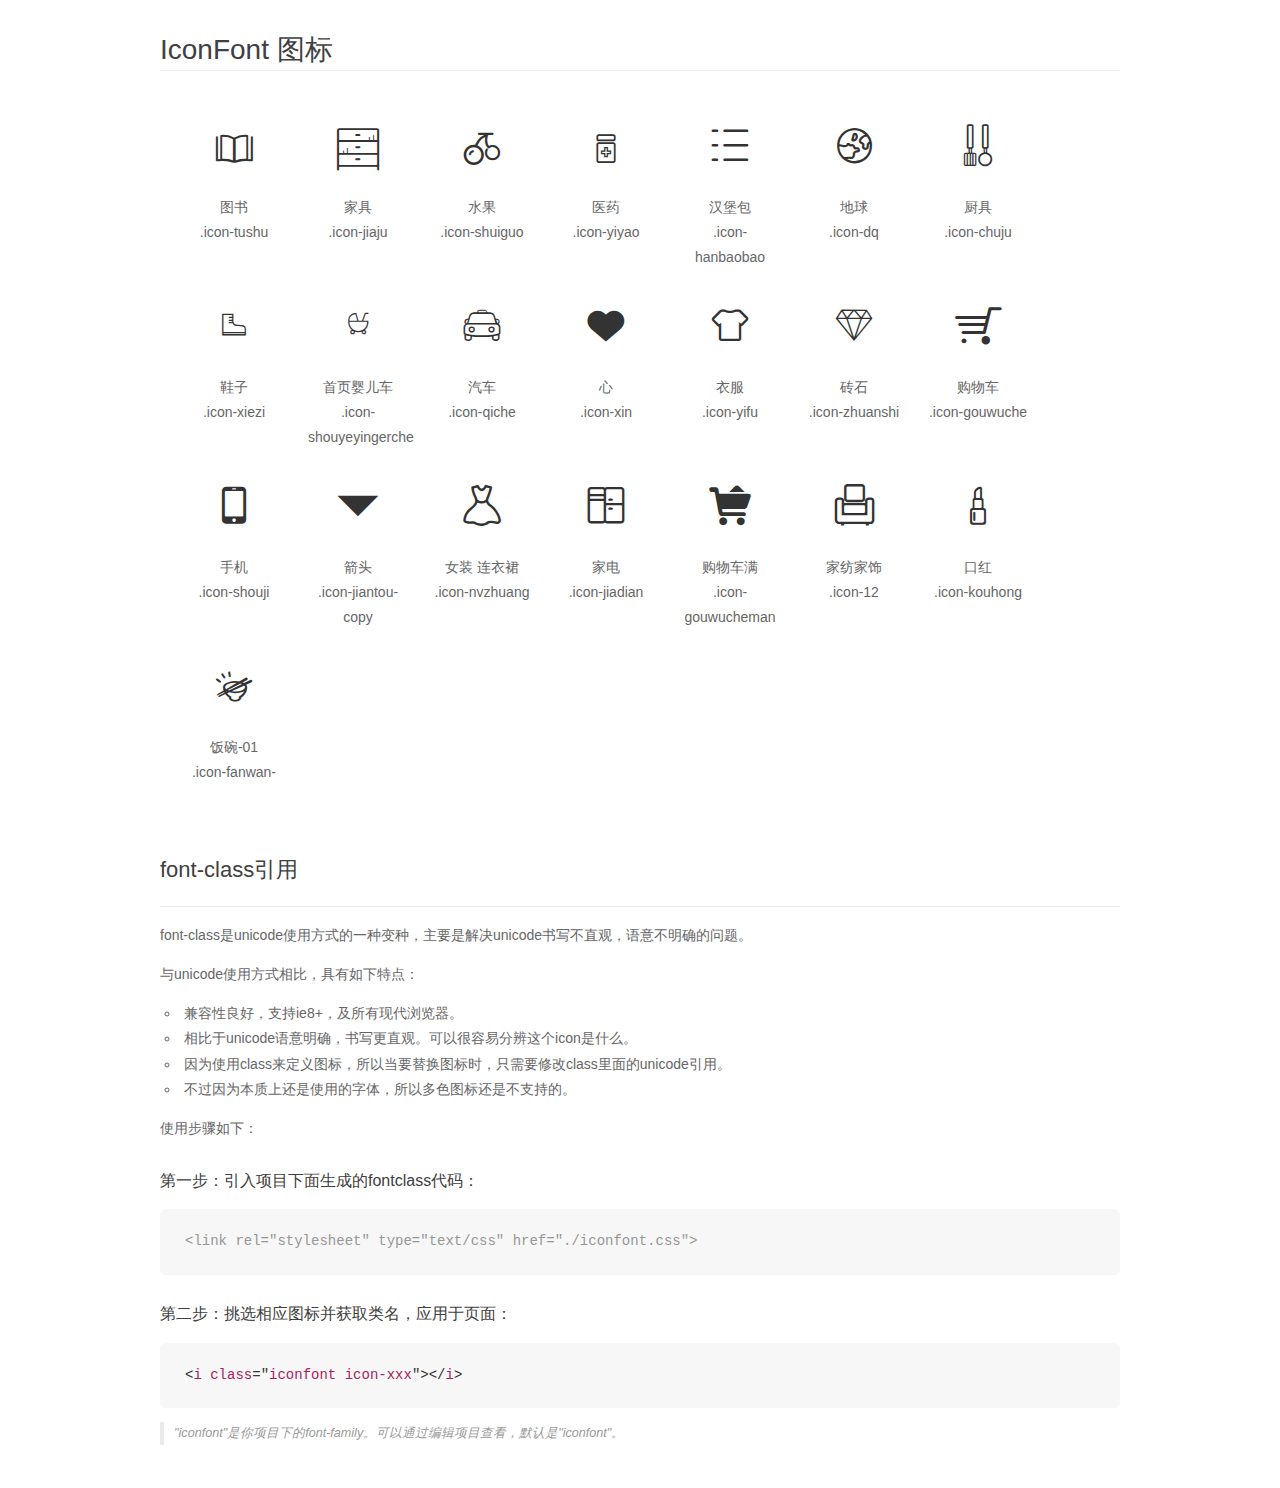
<file: iconfont/demo_fontclass.html>
<!DOCTYPE html>
<html>
<head>
    <meta charset="utf-8"/>
    <title>IconFont</title>
    <link rel="stylesheet" href="demo.css">
    <link rel="stylesheet" href="iconfont.css">
</head>
<body>
    <div class="main markdown">
        <h1>IconFont 图标</h1>
        <ul class="icon_lists clear">
            
                <li>
                <i class="icon iconfont icon-tushu"></i>
                    <div class="name">图书</div>
                    <div class="fontclass">.icon-tushu</div>
                </li>
            
                <li>
                <i class="icon iconfont icon-jiaju"></i>
                    <div class="name">家具</div>
                    <div class="fontclass">.icon-jiaju</div>
                </li>
            
                <li>
                <i class="icon iconfont icon-shuiguo"></i>
                    <div class="name">水果</div>
                    <div class="fontclass">.icon-shuiguo</div>
                </li>
            
                <li>
                <i class="icon iconfont icon-yiyao"></i>
                    <div class="name">医药</div>
                    <div class="fontclass">.icon-yiyao</div>
                </li>
            
                <li>
                <i class="icon iconfont icon-hanbaobao"></i>
                    <div class="name">汉堡包</div>
                    <div class="fontclass">.icon-hanbaobao</div>
                </li>
            
                <li>
                <i class="icon iconfont icon-dq"></i>
                    <div class="name">地球</div>
                    <div class="fontclass">.icon-dq</div>
                </li>
            
                <li>
                <i class="icon iconfont icon-chuju"></i>
                    <div class="name">厨具</div>
                    <div class="fontclass">.icon-chuju</div>
                </li>
            
                <li>
                <i class="icon iconfont icon-xiezi"></i>
                    <div class="name">鞋子</div>
                    <div class="fontclass">.icon-xiezi</div>
                </li>
            
                <li>
                <i class="icon iconfont icon-shouyeyingerche"></i>
                    <div class="name">首页婴儿车</div>
                    <div class="fontclass">.icon-shouyeyingerche</div>
                </li>
            
                <li>
                <i class="icon iconfont icon-qiche"></i>
                    <div class="name">汽车</div>
                    <div class="fontclass">.icon-qiche</div>
                </li>
            
                <li>
                <i class="icon iconfont icon-xin"></i>
                    <div class="name">心</div>
                    <div class="fontclass">.icon-xin</div>
                </li>
            
                <li>
                <i class="icon iconfont icon-yifu"></i>
                    <div class="name">衣服</div>
                    <div class="fontclass">.icon-yifu</div>
                </li>
            
                <li>
                <i class="icon iconfont icon-zhuanshi"></i>
                    <div class="name">砖石</div>
                    <div class="fontclass">.icon-zhuanshi</div>
                </li>
            
                <li>
                <i class="icon iconfont icon-gouwuche"></i>
                    <div class="name">购物车</div>
                    <div class="fontclass">.icon-gouwuche</div>
                </li>
            
                <li>
                <i class="icon iconfont icon-shouji"></i>
                    <div class="name">手机</div>
                    <div class="fontclass">.icon-shouji</div>
                </li>
            
                <li>
                <i class="icon iconfont icon-jiantou-copy"></i>
                    <div class="name">箭头</div>
                    <div class="fontclass">.icon-jiantou-copy</div>
                </li>
            
                <li>
                <i class="icon iconfont icon-nvzhuang"></i>
                    <div class="name">女装 连衣裙</div>
                    <div class="fontclass">.icon-nvzhuang</div>
                </li>
            
                <li>
                <i class="icon iconfont icon-jiadian"></i>
                    <div class="name">家电</div>
                    <div class="fontclass">.icon-jiadian</div>
                </li>
            
                <li>
                <i class="icon iconfont icon-gouwucheman"></i>
                    <div class="name">购物车满</div>
                    <div class="fontclass">.icon-gouwucheman</div>
                </li>
            
                <li>
                <i class="icon iconfont icon-12"></i>
                    <div class="name">家纺家饰</div>
                    <div class="fontclass">.icon-12</div>
                </li>
            
                <li>
                <i class="icon iconfont icon-kouhong"></i>
                    <div class="name">口红</div>
                    <div class="fontclass">.icon-kouhong</div>
                </li>
            
                <li>
                <i class="icon iconfont icon-fanwan-"></i>
                    <div class="name">饭碗-01</div>
                    <div class="fontclass">.icon-fanwan-</div>
                </li>
            
        </ul>

        <h2 id="font-class-">font-class引用</h2>
        <hr>

        <p>font-class是unicode使用方式的一种变种，主要是解决unicode书写不直观，语意不明确的问题。</p>
        <p>与unicode使用方式相比，具有如下特点：</p>
        <ul>
        <li>兼容性良好，支持ie8+，及所有现代浏览器。</li>
        <li>相比于unicode语意明确，书写更直观。可以很容易分辨这个icon是什么。</li>
        <li>因为使用class来定义图标，所以当要替换图标时，只需要修改class里面的unicode引用。</li>
        <li>不过因为本质上还是使用的字体，所以多色图标还是不支持的。</li>
        </ul>
        <p>使用步骤如下：</p>
        <h3 id="-fontclass-">第一步：引入项目下面生成的fontclass代码：</h3>


        <pre><code class="lang-js hljs javascript"><span class="hljs-comment">&lt;link rel="stylesheet" type="text/css" href="./iconfont.css"&gt;</span></code></pre>
        <h3 id="-">第二步：挑选相应图标并获取类名，应用于页面：</h3>
        <pre><code class="lang-css hljs">&lt;<span class="hljs-selector-tag">i</span> <span class="hljs-selector-tag">class</span>="<span class="hljs-selector-tag">iconfont</span> <span class="hljs-selector-tag">icon-xxx</span>"&gt;&lt;/<span class="hljs-selector-tag">i</span>&gt;</code></pre>
        <blockquote>
        <p>"iconfont"是你项目下的font-family。可以通过编辑项目查看，默认是"iconfont"。</p>
        </blockquote>
    </div>
</body>
</html>
</file>
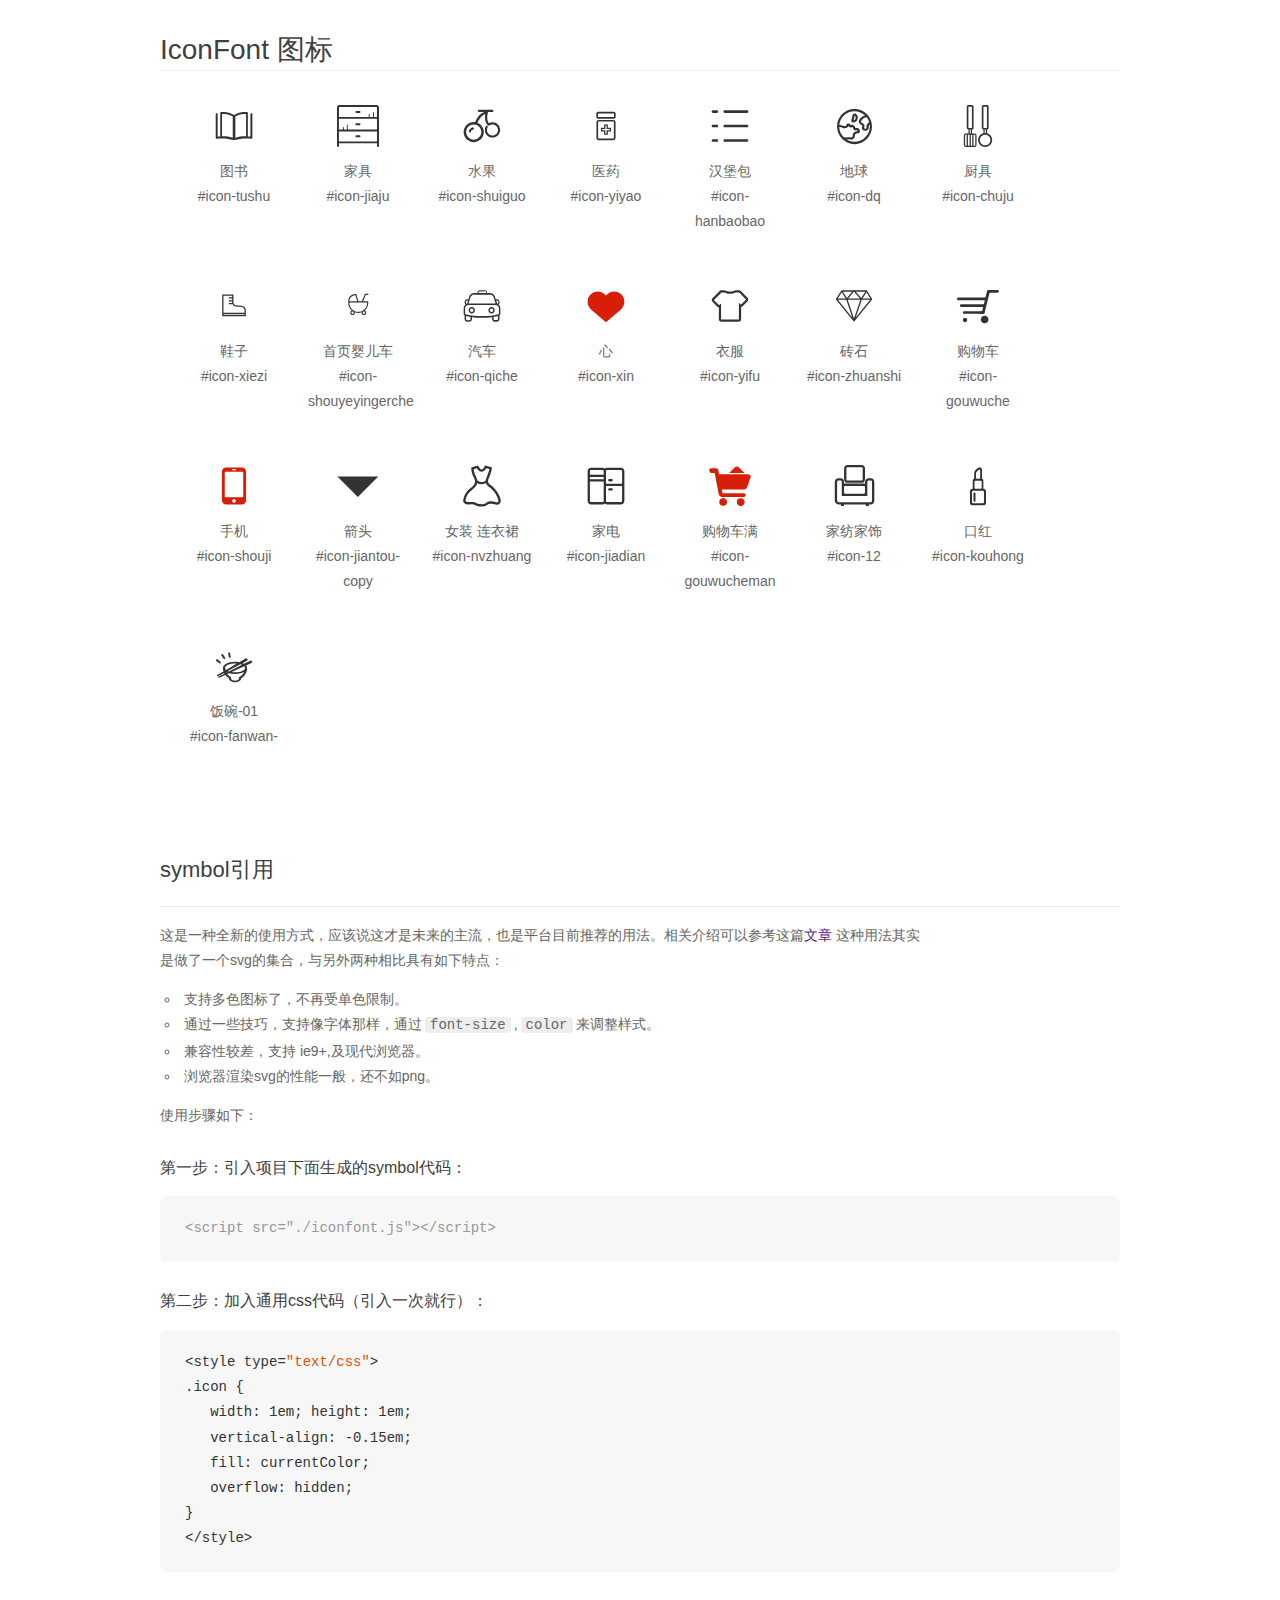
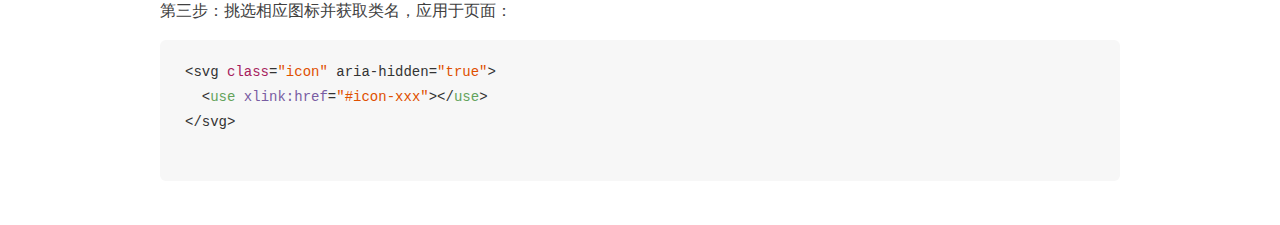
<file: iconfont/demo_symbol.html>
<!DOCTYPE html>
<html>
<head>
    <meta charset="utf-8"/>
    <title>IconFont</title>
    <link rel="stylesheet" href="demo.css">
    <script src="iconfont.js"></script>

    <style type="text/css">
        .icon {
          /* 通过设置 font-size 来改变图标大小 */
          width: 1em; height: 1em;
          /* 图标和文字相邻时，垂直对齐 */
          vertical-align: -0.15em;
          /* 通过设置 color 来改变 SVG 的颜色/fill */
          fill: currentColor;
          /* path 和 stroke 溢出 viewBox 部分在 IE 下会显示
             normalize.css 中也包含这行 */
          overflow: hidden;
        }

    </style>
</head>
<body>
    <div class="main markdown">
        <h1>IconFont 图标</h1>
        <ul class="icon_lists clear">
            
                <li>
                    <svg class="icon" aria-hidden="true">
                        <use xlink:href="#icon-tushu"></use>
                    </svg>
                    <div class="name">图书</div>
                    <div class="fontclass">#icon-tushu</div>
                </li>
            
                <li>
                    <svg class="icon" aria-hidden="true">
                        <use xlink:href="#icon-jiaju"></use>
                    </svg>
                    <div class="name">家具</div>
                    <div class="fontclass">#icon-jiaju</div>
                </li>
            
                <li>
                    <svg class="icon" aria-hidden="true">
                        <use xlink:href="#icon-shuiguo"></use>
                    </svg>
                    <div class="name">水果</div>
                    <div class="fontclass">#icon-shuiguo</div>
                </li>
            
                <li>
                    <svg class="icon" aria-hidden="true">
                        <use xlink:href="#icon-yiyao"></use>
                    </svg>
                    <div class="name">医药</div>
                    <div class="fontclass">#icon-yiyao</div>
                </li>
            
                <li>
                    <svg class="icon" aria-hidden="true">
                        <use xlink:href="#icon-hanbaobao"></use>
                    </svg>
                    <div class="name">汉堡包</div>
                    <div class="fontclass">#icon-hanbaobao</div>
                </li>
            
                <li>
                    <svg class="icon" aria-hidden="true">
                        <use xlink:href="#icon-dq"></use>
                    </svg>
                    <div class="name">地球</div>
                    <div class="fontclass">#icon-dq</div>
                </li>
            
                <li>
                    <svg class="icon" aria-hidden="true">
                        <use xlink:href="#icon-chuju"></use>
                    </svg>
                    <div class="name">厨具</div>
                    <div class="fontclass">#icon-chuju</div>
                </li>
            
                <li>
                    <svg class="icon" aria-hidden="true">
                        <use xlink:href="#icon-xiezi"></use>
                    </svg>
                    <div class="name">鞋子</div>
                    <div class="fontclass">#icon-xiezi</div>
                </li>
            
                <li>
                    <svg class="icon" aria-hidden="true">
                        <use xlink:href="#icon-shouyeyingerche"></use>
                    </svg>
                    <div class="name">首页婴儿车</div>
                    <div class="fontclass">#icon-shouyeyingerche</div>
                </li>
            
                <li>
                    <svg class="icon" aria-hidden="true">
                        <use xlink:href="#icon-qiche"></use>
                    </svg>
                    <div class="name">汽车</div>
                    <div class="fontclass">#icon-qiche</div>
                </li>
            
                <li>
                    <svg class="icon" aria-hidden="true">
                        <use xlink:href="#icon-xin"></use>
                    </svg>
                    <div class="name">心</div>
                    <div class="fontclass">#icon-xin</div>
                </li>
            
                <li>
                    <svg class="icon" aria-hidden="true">
                        <use xlink:href="#icon-yifu"></use>
                    </svg>
                    <div class="name">衣服</div>
                    <div class="fontclass">#icon-yifu</div>
                </li>
            
                <li>
                    <svg class="icon" aria-hidden="true">
                        <use xlink:href="#icon-zhuanshi"></use>
                    </svg>
                    <div class="name">砖石</div>
                    <div class="fontclass">#icon-zhuanshi</div>
                </li>
            
                <li>
                    <svg class="icon" aria-hidden="true">
                        <use xlink:href="#icon-gouwuche"></use>
                    </svg>
                    <div class="name">购物车</div>
                    <div class="fontclass">#icon-gouwuche</div>
                </li>
            
                <li>
                    <svg class="icon" aria-hidden="true">
                        <use xlink:href="#icon-shouji"></use>
                    </svg>
                    <div class="name">手机</div>
                    <div class="fontclass">#icon-shouji</div>
                </li>
            
                <li>
                    <svg class="icon" aria-hidden="true">
                        <use xlink:href="#icon-jiantou-copy"></use>
                    </svg>
                    <div class="name">箭头</div>
                    <div class="fontclass">#icon-jiantou-copy</div>
                </li>
            
                <li>
                    <svg class="icon" aria-hidden="true">
                        <use xlink:href="#icon-nvzhuang"></use>
                    </svg>
                    <div class="name">女装 连衣裙</div>
                    <div class="fontclass">#icon-nvzhuang</div>
                </li>
            
                <li>
                    <svg class="icon" aria-hidden="true">
                        <use xlink:href="#icon-jiadian"></use>
                    </svg>
                    <div class="name">家电</div>
                    <div class="fontclass">#icon-jiadian</div>
                </li>
            
                <li>
                    <svg class="icon" aria-hidden="true">
                        <use xlink:href="#icon-gouwucheman"></use>
                    </svg>
                    <div class="name">购物车满</div>
                    <div class="fontclass">#icon-gouwucheman</div>
                </li>
            
                <li>
                    <svg class="icon" aria-hidden="true">
                        <use xlink:href="#icon-12"></use>
                    </svg>
                    <div class="name">家纺家饰</div>
                    <div class="fontclass">#icon-12</div>
                </li>
            
                <li>
                    <svg class="icon" aria-hidden="true">
                        <use xlink:href="#icon-kouhong"></use>
                    </svg>
                    <div class="name">口红</div>
                    <div class="fontclass">#icon-kouhong</div>
                </li>
            
                <li>
                    <svg class="icon" aria-hidden="true">
                        <use xlink:href="#icon-fanwan-"></use>
                    </svg>
                    <div class="name">饭碗-01</div>
                    <div class="fontclass">#icon-fanwan-</div>
                </li>
            
        </ul>


        <h2 id="symbol-">symbol引用</h2>
        <hr>

        <p>这是一种全新的使用方式，应该说这才是未来的主流，也是平台目前推荐的用法。相关介绍可以参考这篇<a href="">文章</a>
        这种用法其实是做了一个svg的集合，与另外两种相比具有如下特点：</p>
        <ul>
          <li>支持多色图标了，不再受单色限制。</li>
          <li>通过一些技巧，支持像字体那样，通过<code>font-size</code>,<code>color</code>来调整样式。</li>
          <li>兼容性较差，支持 ie9+,及现代浏览器。</li>
          <li>浏览器渲染svg的性能一般，还不如png。</li>
        </ul>
        <p>使用步骤如下：</p>
        <h3 id="-symbol-">第一步：引入项目下面生成的symbol代码：</h3>
        <pre><code class="lang-js hljs javascript"><span class="hljs-comment">&lt;script src="./iconfont.js"&gt;&lt;/script&gt;</span></code></pre>
        <h3 id="-css-">第二步：加入通用css代码（引入一次就行）：</h3>
        <pre><code class="lang-js hljs javascript">&lt;style type=<span class="hljs-string">"text/css"</span>&gt;
.icon {
   width: <span class="hljs-number">1</span>em; height: <span class="hljs-number">1</span>em;
   vertical-align: <span class="hljs-number">-0.15</span>em;
   fill: currentColor;
   overflow: hidden;
}
&lt;<span class="hljs-regexp">/style&gt;</span></code></pre>
        <h3 id="-">第三步：挑选相应图标并获取类名，应用于页面：</h3>
        <pre><code class="lang-js hljs javascript">&lt;svg <span class="hljs-class"><span class="hljs-keyword">class</span></span>=<span class="hljs-string">"icon"</span> aria-hidden=<span class="hljs-string">"true"</span>&gt;<span class="xml"><span class="hljs-tag">
  &lt;<span class="hljs-name">use</span> <span class="hljs-attr">xlink:href</span>=<span class="hljs-string">"#icon-xxx"</span>&gt;</span><span class="hljs-tag">&lt;/<span class="hljs-name">use</span>&gt;</span>
</span>&lt;<span class="hljs-regexp">/svg&gt;
        </span></code></pre>
    </div>
</body>
</html>
</file>
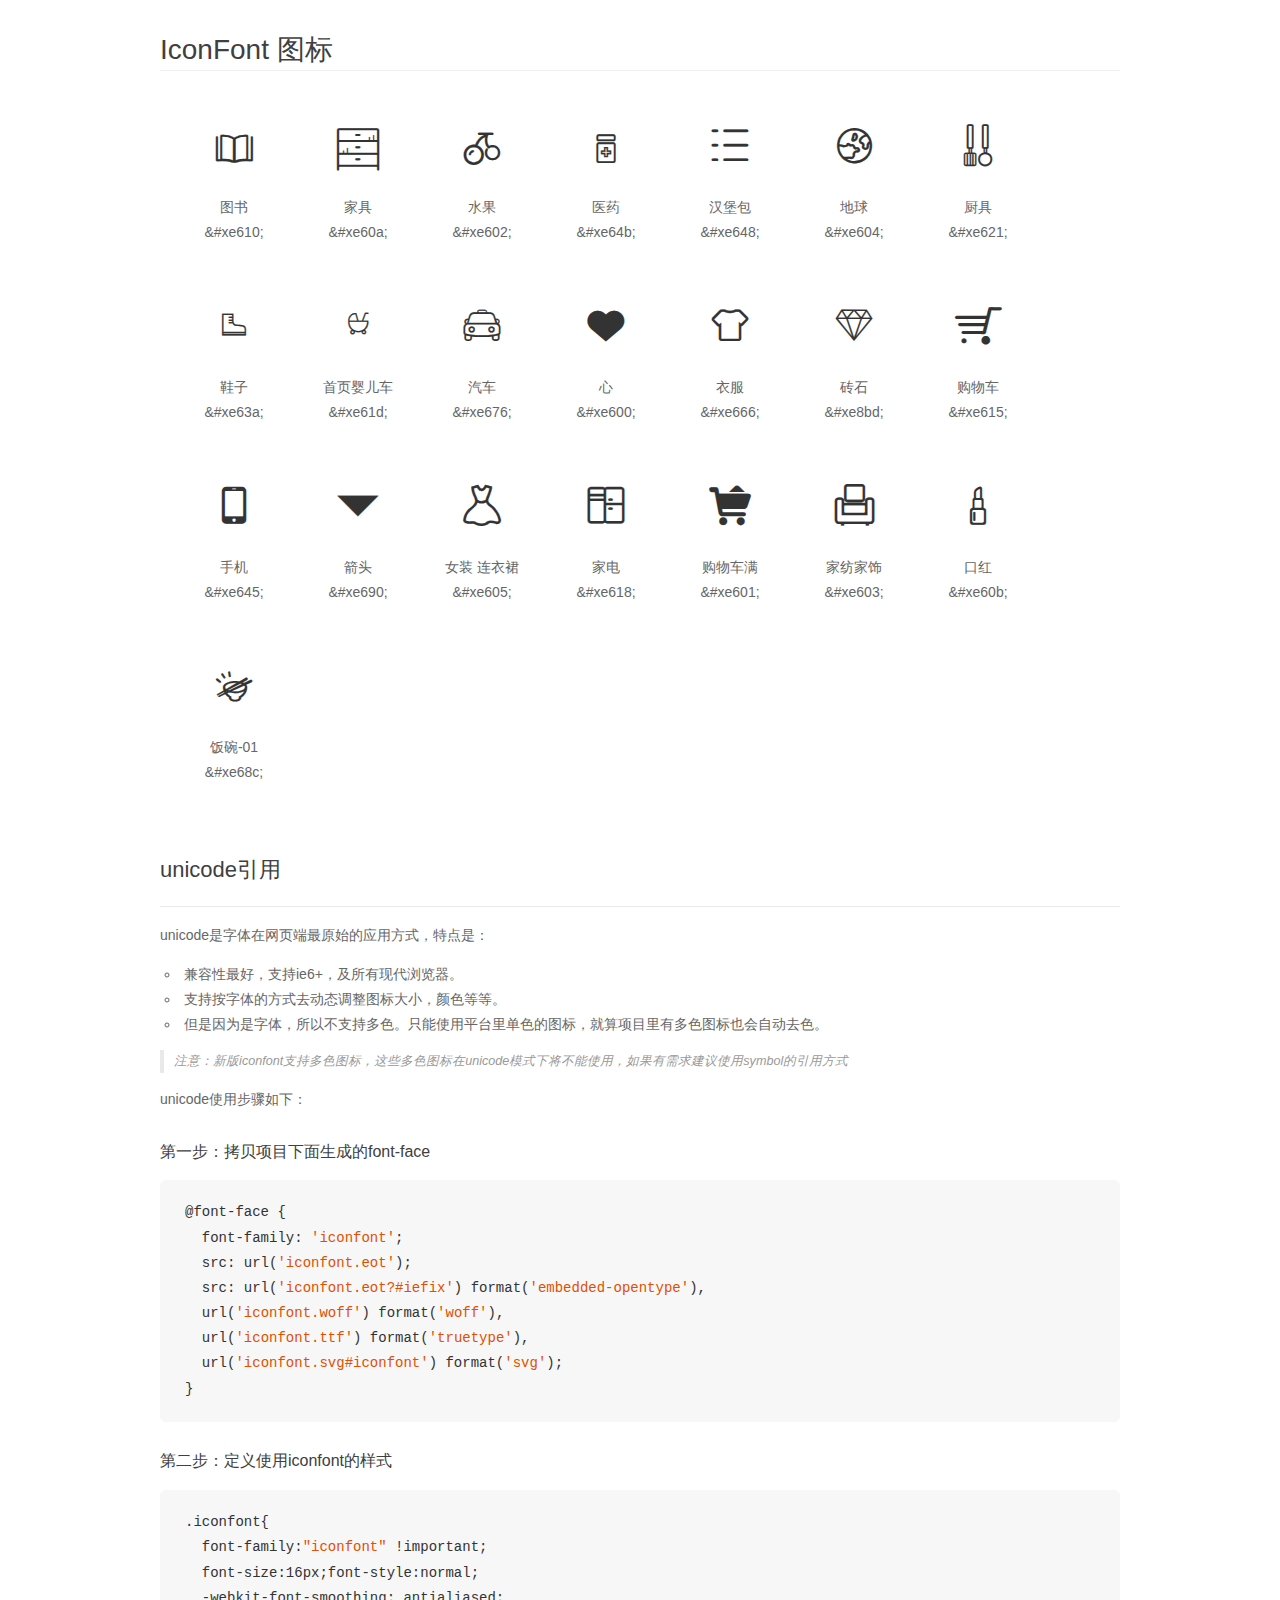
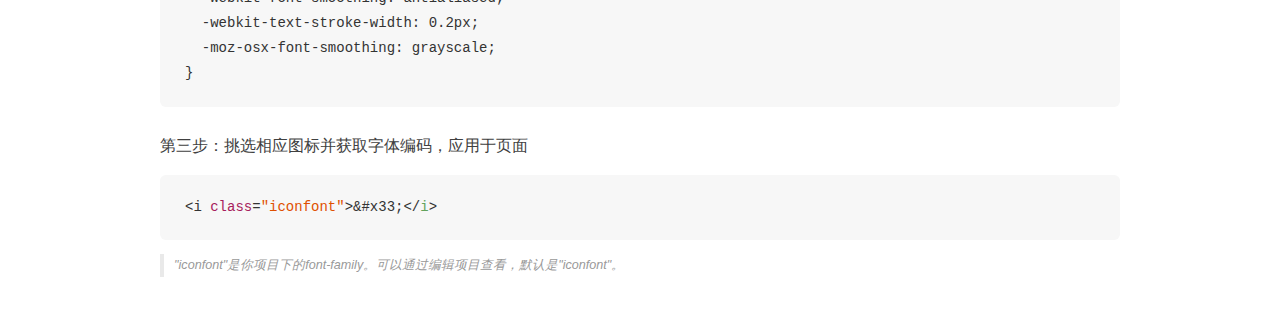
<file: iconfont/demo_unicode.html>
<!DOCTYPE html>
<html>
<head>
    <meta charset="utf-8"/>
    <title>IconFont</title>
    <link rel="stylesheet" href="demo.css">

    <style type="text/css">

        @font-face {font-family: "iconfont";
          src: url('iconfont.eot'); /* IE9*/
          src: url('iconfont.eot#iefix') format('embedded-opentype'), /* IE6-IE8 */
          url('iconfont.woff') format('woff'), /* chrome, firefox */
          url('iconfont.ttf') format('truetype'), /* chrome, firefox, opera, Safari, Android, iOS 4.2+*/
          url('iconfont.svg#iconfont') format('svg'); /* iOS 4.1- */
        }

        .iconfont {
          font-family:"iconfont" !important;
          font-size:16px;
          font-style:normal;
          -webkit-font-smoothing: antialiased;
          -webkit-text-stroke-width: 0.2px;
          -moz-osx-font-smoothing: grayscale;
        }

    </style>
</head>
<body>
    <div class="main markdown">
        <h1>IconFont 图标</h1>
        <ul class="icon_lists clear">
            
                <li>
                <i class="icon iconfont">&#xe610;</i>
                    <div class="name">图书</div>
                    <div class="code">&amp;#xe610;</div>
                </li>
            
                <li>
                <i class="icon iconfont">&#xe60a;</i>
                    <div class="name">家具</div>
                    <div class="code">&amp;#xe60a;</div>
                </li>
            
                <li>
                <i class="icon iconfont">&#xe602;</i>
                    <div class="name">水果</div>
                    <div class="code">&amp;#xe602;</div>
                </li>
            
                <li>
                <i class="icon iconfont">&#xe64b;</i>
                    <div class="name">医药</div>
                    <div class="code">&amp;#xe64b;</div>
                </li>
            
                <li>
                <i class="icon iconfont">&#xe648;</i>
                    <div class="name">汉堡包</div>
                    <div class="code">&amp;#xe648;</div>
                </li>
            
                <li>
                <i class="icon iconfont">&#xe604;</i>
                    <div class="name">地球</div>
                    <div class="code">&amp;#xe604;</div>
                </li>
            
                <li>
                <i class="icon iconfont">&#xe621;</i>
                    <div class="name">厨具</div>
                    <div class="code">&amp;#xe621;</div>
                </li>
            
                <li>
                <i class="icon iconfont">&#xe63a;</i>
                    <div class="name">鞋子</div>
                    <div class="code">&amp;#xe63a;</div>
                </li>
            
                <li>
                <i class="icon iconfont">&#xe61d;</i>
                    <div class="name">首页婴儿车</div>
                    <div class="code">&amp;#xe61d;</div>
                </li>
            
                <li>
                <i class="icon iconfont">&#xe676;</i>
                    <div class="name">汽车</div>
                    <div class="code">&amp;#xe676;</div>
                </li>
            
                <li>
                <i class="icon iconfont">&#xe600;</i>
                    <div class="name">心</div>
                    <div class="code">&amp;#xe600;</div>
                </li>
            
                <li>
                <i class="icon iconfont">&#xe666;</i>
                    <div class="name">衣服</div>
                    <div class="code">&amp;#xe666;</div>
                </li>
            
                <li>
                <i class="icon iconfont">&#xe8bd;</i>
                    <div class="name">砖石</div>
                    <div class="code">&amp;#xe8bd;</div>
                </li>
            
                <li>
                <i class="icon iconfont">&#xe615;</i>
                    <div class="name">购物车</div>
                    <div class="code">&amp;#xe615;</div>
                </li>
            
                <li>
                <i class="icon iconfont">&#xe645;</i>
                    <div class="name">手机</div>
                    <div class="code">&amp;#xe645;</div>
                </li>
            
                <li>
                <i class="icon iconfont">&#xe690;</i>
                    <div class="name">箭头</div>
                    <div class="code">&amp;#xe690;</div>
                </li>
            
                <li>
                <i class="icon iconfont">&#xe605;</i>
                    <div class="name">女装 连衣裙</div>
                    <div class="code">&amp;#xe605;</div>
                </li>
            
                <li>
                <i class="icon iconfont">&#xe618;</i>
                    <div class="name">家电</div>
                    <div class="code">&amp;#xe618;</div>
                </li>
            
                <li>
                <i class="icon iconfont">&#xe601;</i>
                    <div class="name">购物车满</div>
                    <div class="code">&amp;#xe601;</div>
                </li>
            
                <li>
                <i class="icon iconfont">&#xe603;</i>
                    <div class="name">家纺家饰</div>
                    <div class="code">&amp;#xe603;</div>
                </li>
            
                <li>
                <i class="icon iconfont">&#xe60b;</i>
                    <div class="name">口红</div>
                    <div class="code">&amp;#xe60b;</div>
                </li>
            
                <li>
                <i class="icon iconfont">&#xe68c;</i>
                    <div class="name">饭碗-01</div>
                    <div class="code">&amp;#xe68c;</div>
                </li>
            
        </ul>
        <h2 id="unicode-">unicode引用</h2>
        <hr>

        <p>unicode是字体在网页端最原始的应用方式，特点是：</p>
        <ul>
        <li>兼容性最好，支持ie6+，及所有现代浏览器。</li>
        <li>支持按字体的方式去动态调整图标大小，颜色等等。</li>
        <li>但是因为是字体，所以不支持多色。只能使用平台里单色的图标，就算项目里有多色图标也会自动去色。</li>
        </ul>
        <blockquote>
        <p>注意：新版iconfont支持多色图标，这些多色图标在unicode模式下将不能使用，如果有需求建议使用symbol的引用方式</p>
        </blockquote>
        <p>unicode使用步骤如下：</p>
        <h3 id="-font-face">第一步：拷贝项目下面生成的font-face</h3>
        <pre><code class="lang-js hljs javascript">@font-face {
  font-family: <span class="hljs-string">'iconfont'</span>;
  src: url(<span class="hljs-string">'iconfont.eot'</span>);
  src: url(<span class="hljs-string">'iconfont.eot?#iefix'</span>) format(<span class="hljs-string">'embedded-opentype'</span>),
  url(<span class="hljs-string">'iconfont.woff'</span>) format(<span class="hljs-string">'woff'</span>),
  url(<span class="hljs-string">'iconfont.ttf'</span>) format(<span class="hljs-string">'truetype'</span>),
  url(<span class="hljs-string">'iconfont.svg#iconfont'</span>) format(<span class="hljs-string">'svg'</span>);
}
</code></pre>
        <h3 id="-iconfont-">第二步：定义使用iconfont的样式</h3>
        <pre><code class="lang-js hljs javascript">.iconfont{
  font-family:<span class="hljs-string">"iconfont"</span> !important;
  font-size:<span class="hljs-number">16</span>px;font-style:normal;
  -webkit-font-smoothing: antialiased;
  -webkit-text-stroke-width: <span class="hljs-number">0.2</span>px;
  -moz-osx-font-smoothing: grayscale;
}
</code></pre>
        <h3 id="-">第三步：挑选相应图标并获取字体编码，应用于页面</h3>
        <pre><code class="lang-js hljs javascript">&lt;i <span class="hljs-class"><span class="hljs-keyword">class</span></span>=<span class="hljs-string">"iconfont"</span>&gt;&amp;#x33;<span class="xml"><span class="hljs-tag">&lt;/<span class="hljs-name">i</span>&gt;</span></span></code></pre>

        <blockquote>
        <p>"iconfont"是你项目下的font-family。可以通过编辑项目查看，默认是"iconfont"。</p>
        </blockquote>
    </div>


</body>
</html>
</file>
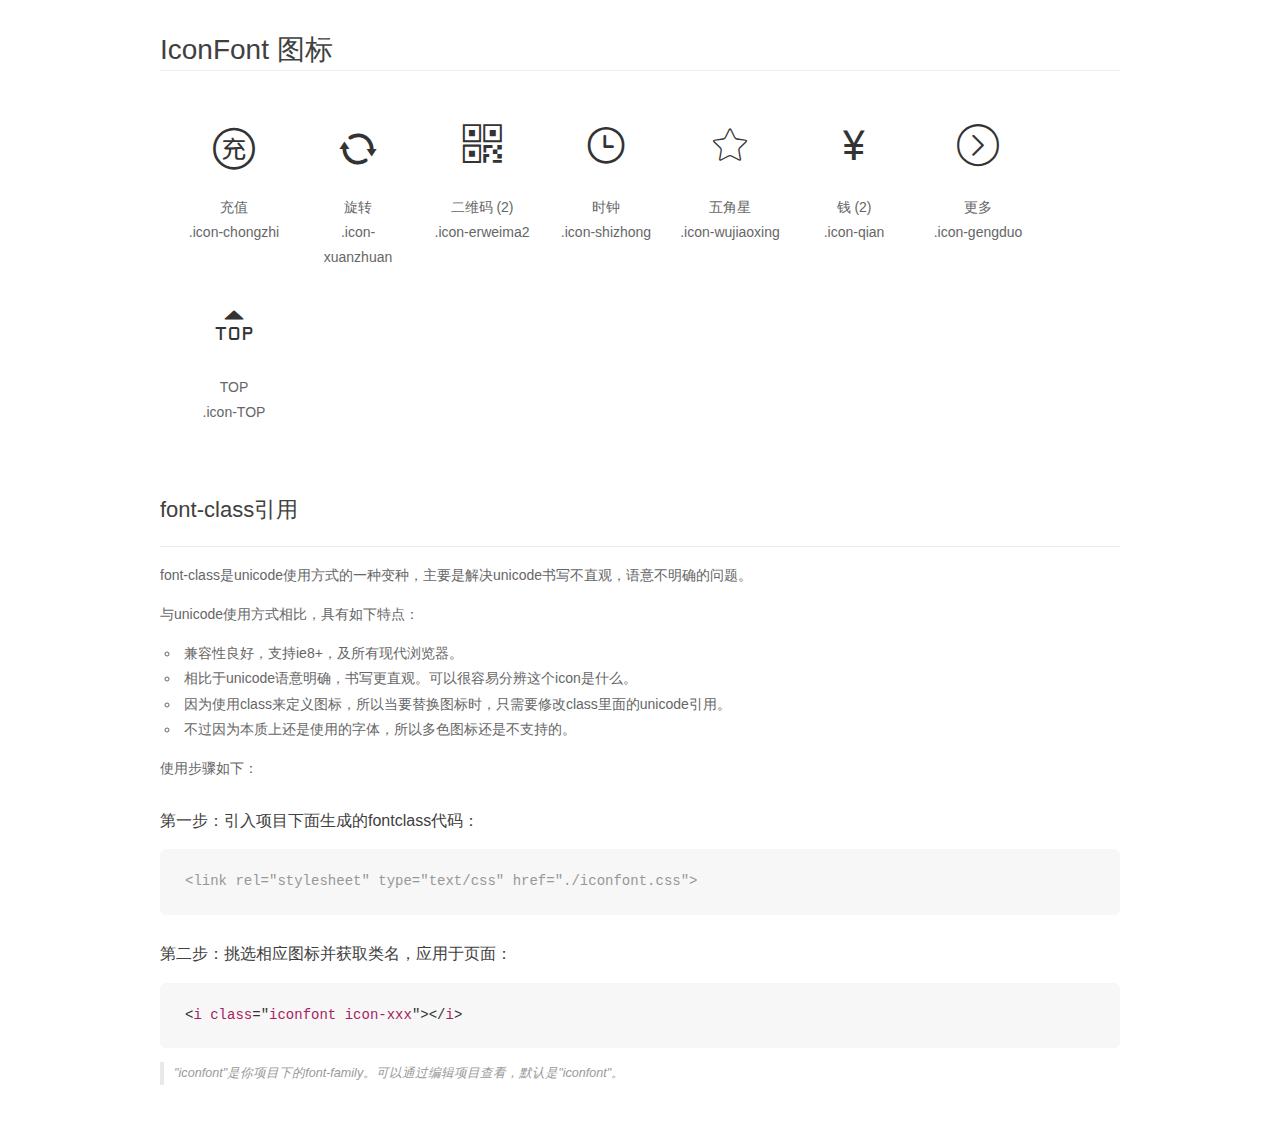
<file: iconfont/font1/demo_fontclass.html>
<!DOCTYPE html>
<html>
<head>
    <meta charset="utf-8"/>
    <title>IconFont</title>
    <link rel="stylesheet" href="demo.css">
    <link rel="stylesheet" href="iconfont.css">
</head>
<body>
    <div class="main markdown">
        <h1>IconFont 图标</h1>
        <ul class="icon_lists clear">
            
                <li>
                <i class="icon iconfont icon-chongzhi"></i>
                    <div class="name">充值</div>
                    <div class="fontclass">.icon-chongzhi</div>
                </li>
            
                <li>
                <i class="icon iconfont icon-xuanzhuan"></i>
                    <div class="name">旋转</div>
                    <div class="fontclass">.icon-xuanzhuan</div>
                </li>
            
                <li>
                <i class="icon iconfont icon-erweima2"></i>
                    <div class="name">二维码 (2)</div>
                    <div class="fontclass">.icon-erweima2</div>
                </li>
            
                <li>
                <i class="icon iconfont icon-shizhong"></i>
                    <div class="name">时钟</div>
                    <div class="fontclass">.icon-shizhong</div>
                </li>
            
                <li>
                <i class="icon iconfont icon-wujiaoxing"></i>
                    <div class="name">五角星</div>
                    <div class="fontclass">.icon-wujiaoxing</div>
                </li>
            
                <li>
                <i class="icon iconfont icon-qian"></i>
                    <div class="name">钱 (2)</div>
                    <div class="fontclass">.icon-qian</div>
                </li>
            
                <li>
                <i class="icon iconfont icon-gengduo"></i>
                    <div class="name">更多</div>
                    <div class="fontclass">.icon-gengduo</div>
                </li>
            
                <li>
                <i class="icon iconfont icon-TOP"></i>
                    <div class="name">TOP</div>
                    <div class="fontclass">.icon-TOP</div>
                </li>
            
        </ul>

        <h2 id="font-class-">font-class引用</h2>
        <hr>

        <p>font-class是unicode使用方式的一种变种，主要是解决unicode书写不直观，语意不明确的问题。</p>
        <p>与unicode使用方式相比，具有如下特点：</p>
        <ul>
        <li>兼容性良好，支持ie8+，及所有现代浏览器。</li>
        <li>相比于unicode语意明确，书写更直观。可以很容易分辨这个icon是什么。</li>
        <li>因为使用class来定义图标，所以当要替换图标时，只需要修改class里面的unicode引用。</li>
        <li>不过因为本质上还是使用的字体，所以多色图标还是不支持的。</li>
        </ul>
        <p>使用步骤如下：</p>
        <h3 id="-fontclass-">第一步：引入项目下面生成的fontclass代码：</h3>


        <pre><code class="lang-js hljs javascript"><span class="hljs-comment">&lt;link rel="stylesheet" type="text/css" href="./iconfont.css"&gt;</span></code></pre>
        <h3 id="-">第二步：挑选相应图标并获取类名，应用于页面：</h3>
        <pre><code class="lang-css hljs">&lt;<span class="hljs-selector-tag">i</span> <span class="hljs-selector-tag">class</span>="<span class="hljs-selector-tag">iconfont</span> <span class="hljs-selector-tag">icon-xxx</span>"&gt;&lt;/<span class="hljs-selector-tag">i</span>&gt;</code></pre>
        <blockquote>
        <p>"iconfont"是你项目下的font-family。可以通过编辑项目查看，默认是"iconfont"。</p>
        </blockquote>
    </div>
</body>
</html>
</file>
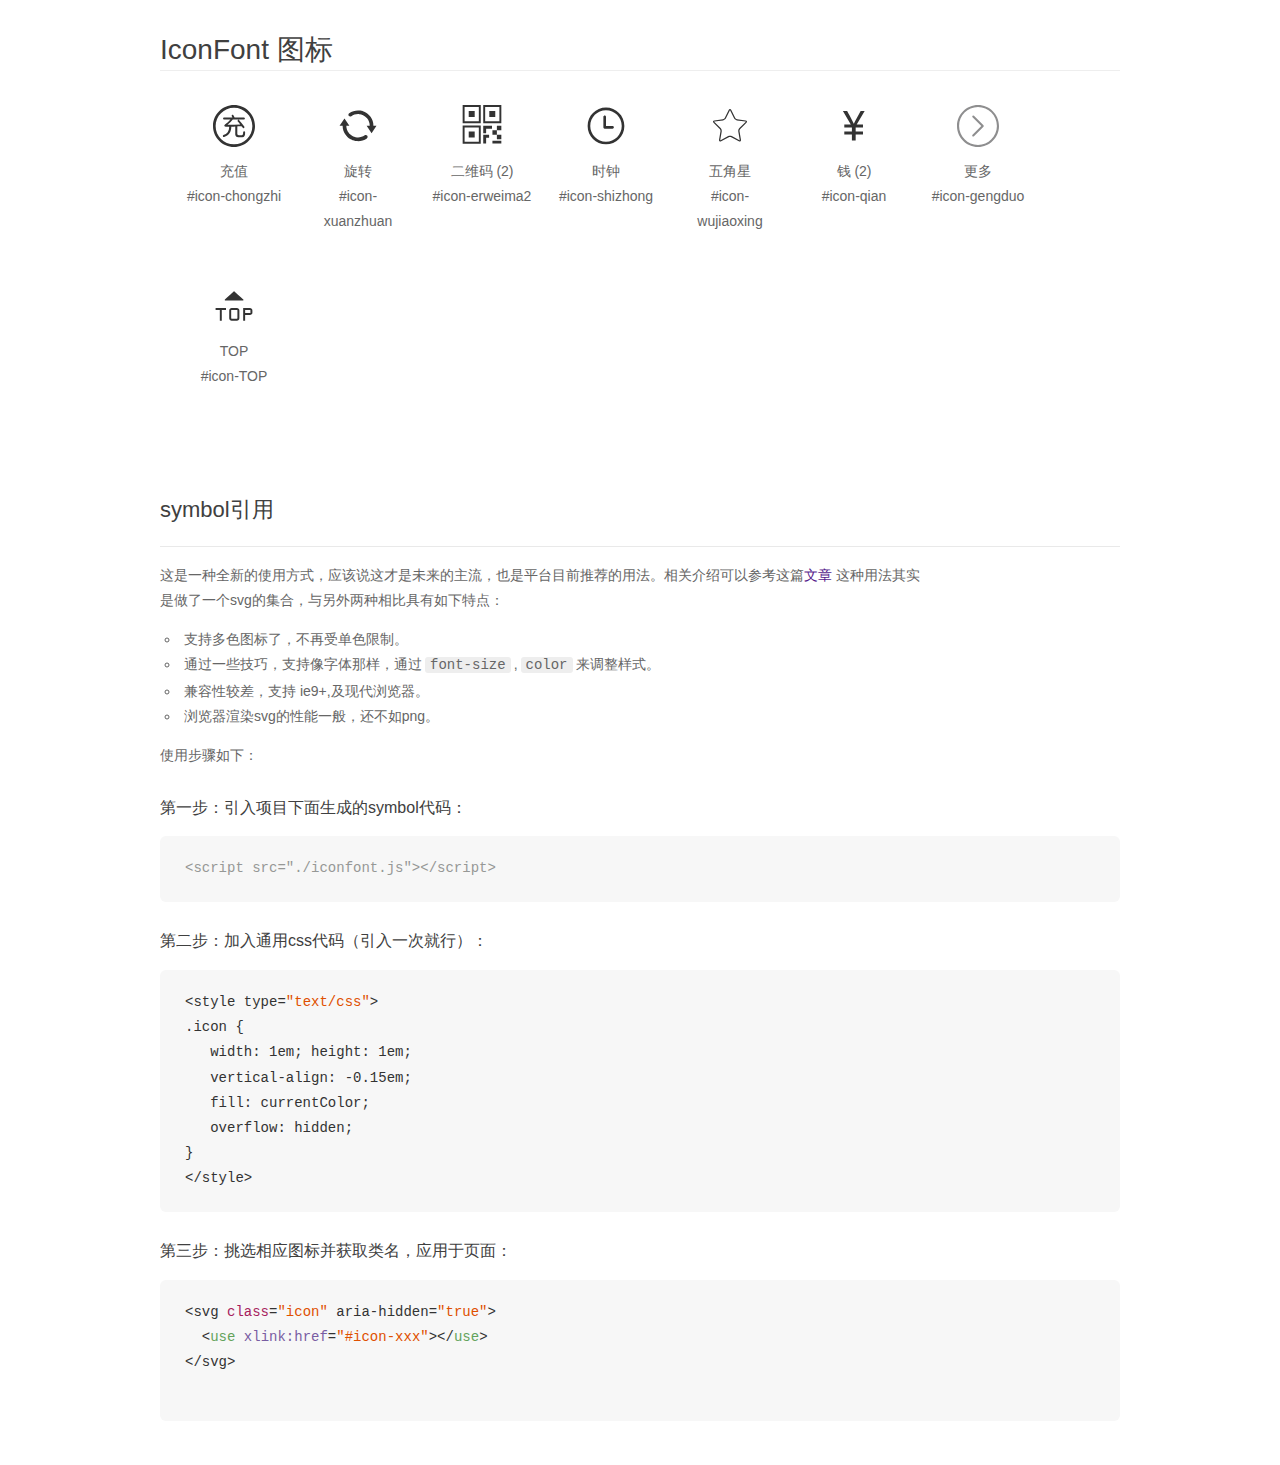
<file: iconfont/font1/demo_symbol.html>
<!DOCTYPE html>
<html>
<head>
    <meta charset="utf-8"/>
    <title>IconFont</title>
    <link rel="stylesheet" href="demo.css">
    <script src="iconfont.js"></script>

    <style type="text/css">
        .icon {
          /* 通过设置 font-size 来改变图标大小 */
          width: 1em; height: 1em;
          /* 图标和文字相邻时，垂直对齐 */
          vertical-align: -0.15em;
          /* 通过设置 color 来改变 SVG 的颜色/fill */
          fill: currentColor;
          /* path 和 stroke 溢出 viewBox 部分在 IE 下会显示
             normalize.css 中也包含这行 */
          overflow: hidden;
        }

    </style>
</head>
<body>
    <div class="main markdown">
        <h1>IconFont 图标</h1>
        <ul class="icon_lists clear">
            
                <li>
                    <svg class="icon" aria-hidden="true">
                        <use xlink:href="#icon-chongzhi"></use>
                    </svg>
                    <div class="name">充值</div>
                    <div class="fontclass">#icon-chongzhi</div>
                </li>
            
                <li>
                    <svg class="icon" aria-hidden="true">
                        <use xlink:href="#icon-xuanzhuan"></use>
                    </svg>
                    <div class="name">旋转</div>
                    <div class="fontclass">#icon-xuanzhuan</div>
                </li>
            
                <li>
                    <svg class="icon" aria-hidden="true">
                        <use xlink:href="#icon-erweima2"></use>
                    </svg>
                    <div class="name">二维码 (2)</div>
                    <div class="fontclass">#icon-erweima2</div>
                </li>
            
                <li>
                    <svg class="icon" aria-hidden="true">
                        <use xlink:href="#icon-shizhong"></use>
                    </svg>
                    <div class="name">时钟</div>
                    <div class="fontclass">#icon-shizhong</div>
                </li>
            
                <li>
                    <svg class="icon" aria-hidden="true">
                        <use xlink:href="#icon-wujiaoxing"></use>
                    </svg>
                    <div class="name">五角星</div>
                    <div class="fontclass">#icon-wujiaoxing</div>
                </li>
            
                <li>
                    <svg class="icon" aria-hidden="true">
                        <use xlink:href="#icon-qian"></use>
                    </svg>
                    <div class="name">钱 (2)</div>
                    <div class="fontclass">#icon-qian</div>
                </li>
            
                <li>
                    <svg class="icon" aria-hidden="true">
                        <use xlink:href="#icon-gengduo"></use>
                    </svg>
                    <div class="name">更多</div>
                    <div class="fontclass">#icon-gengduo</div>
                </li>
            
                <li>
                    <svg class="icon" aria-hidden="true">
                        <use xlink:href="#icon-TOP"></use>
                    </svg>
                    <div class="name">TOP</div>
                    <div class="fontclass">#icon-TOP</div>
                </li>
            
        </ul>


        <h2 id="symbol-">symbol引用</h2>
        <hr>

        <p>这是一种全新的使用方式，应该说这才是未来的主流，也是平台目前推荐的用法。相关介绍可以参考这篇<a href="">文章</a>
        这种用法其实是做了一个svg的集合，与另外两种相比具有如下特点：</p>
        <ul>
          <li>支持多色图标了，不再受单色限制。</li>
          <li>通过一些技巧，支持像字体那样，通过<code>font-size</code>,<code>color</code>来调整样式。</li>
          <li>兼容性较差，支持 ie9+,及现代浏览器。</li>
          <li>浏览器渲染svg的性能一般，还不如png。</li>
        </ul>
        <p>使用步骤如下：</p>
        <h3 id="-symbol-">第一步：引入项目下面生成的symbol代码：</h3>
        <pre><code class="lang-js hljs javascript"><span class="hljs-comment">&lt;script src="./iconfont.js"&gt;&lt;/script&gt;</span></code></pre>
        <h3 id="-css-">第二步：加入通用css代码（引入一次就行）：</h3>
        <pre><code class="lang-js hljs javascript">&lt;style type=<span class="hljs-string">"text/css"</span>&gt;
.icon {
   width: <span class="hljs-number">1</span>em; height: <span class="hljs-number">1</span>em;
   vertical-align: <span class="hljs-number">-0.15</span>em;
   fill: currentColor;
   overflow: hidden;
}
&lt;<span class="hljs-regexp">/style&gt;</span></code></pre>
        <h3 id="-">第三步：挑选相应图标并获取类名，应用于页面：</h3>
        <pre><code class="lang-js hljs javascript">&lt;svg <span class="hljs-class"><span class="hljs-keyword">class</span></span>=<span class="hljs-string">"icon"</span> aria-hidden=<span class="hljs-string">"true"</span>&gt;<span class="xml"><span class="hljs-tag">
  &lt;<span class="hljs-name">use</span> <span class="hljs-attr">xlink:href</span>=<span class="hljs-string">"#icon-xxx"</span>&gt;</span><span class="hljs-tag">&lt;/<span class="hljs-name">use</span>&gt;</span>
</span>&lt;<span class="hljs-regexp">/svg&gt;
        </span></code></pre>
    </div>
</body>
</html>
</file>
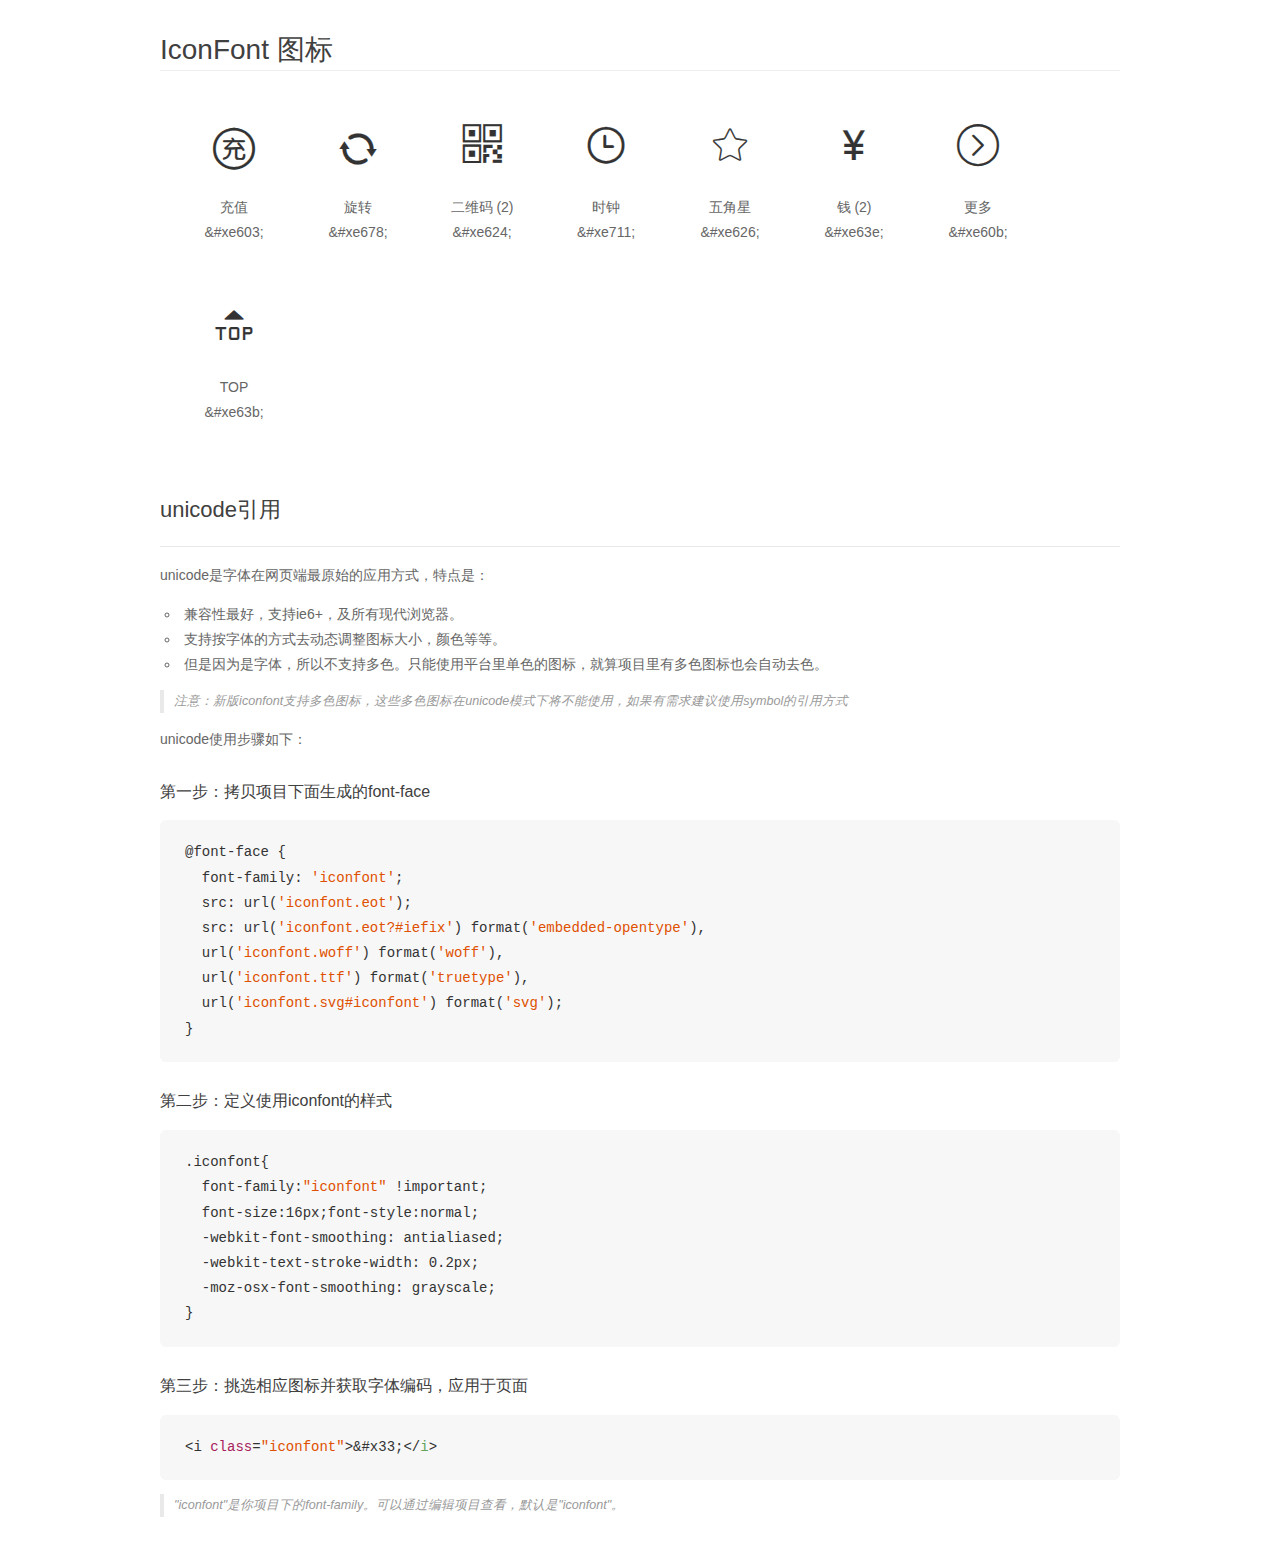
<file: iconfont/font1/demo_unicode.html>
<!DOCTYPE html>
<html>
<head>
    <meta charset="utf-8"/>
    <title>IconFont</title>
    <link rel="stylesheet" href="demo.css">

    <style type="text/css">

        @font-face {font-family: "iconfont";
          src: url('iconfont.eot'); /* IE9*/
          src: url('iconfont.eot#iefix') format('embedded-opentype'), /* IE6-IE8 */
          url('iconfont.woff') format('woff'), /* chrome, firefox */
          url('iconfont.ttf') format('truetype'), /* chrome, firefox, opera, Safari, Android, iOS 4.2+*/
          url('iconfont.svg#iconfont') format('svg'); /* iOS 4.1- */
        }

        .iconfont {
          font-family:"iconfont" !important;
          font-size:16px;
          font-style:normal;
          -webkit-font-smoothing: antialiased;
          -webkit-text-stroke-width: 0.2px;
          -moz-osx-font-smoothing: grayscale;
        }

    </style>
</head>
<body>
    <div class="main markdown">
        <h1>IconFont 图标</h1>
        <ul class="icon_lists clear">
            
                <li>
                <i class="icon iconfont">&#xe603;</i>
                    <div class="name">充值</div>
                    <div class="code">&amp;#xe603;</div>
                </li>
            
                <li>
                <i class="icon iconfont">&#xe678;</i>
                    <div class="name">旋转</div>
                    <div class="code">&amp;#xe678;</div>
                </li>
            
                <li>
                <i class="icon iconfont">&#xe624;</i>
                    <div class="name">二维码 (2)</div>
                    <div class="code">&amp;#xe624;</div>
                </li>
            
                <li>
                <i class="icon iconfont">&#xe711;</i>
                    <div class="name">时钟</div>
                    <div class="code">&amp;#xe711;</div>
                </li>
            
                <li>
                <i class="icon iconfont">&#xe626;</i>
                    <div class="name">五角星</div>
                    <div class="code">&amp;#xe626;</div>
                </li>
            
                <li>
                <i class="icon iconfont">&#xe63e;</i>
                    <div class="name">钱 (2)</div>
                    <div class="code">&amp;#xe63e;</div>
                </li>
            
                <li>
                <i class="icon iconfont">&#xe60b;</i>
                    <div class="name">更多</div>
                    <div class="code">&amp;#xe60b;</div>
                </li>
            
                <li>
                <i class="icon iconfont">&#xe63b;</i>
                    <div class="name">TOP</div>
                    <div class="code">&amp;#xe63b;</div>
                </li>
            
        </ul>
        <h2 id="unicode-">unicode引用</h2>
        <hr>

        <p>unicode是字体在网页端最原始的应用方式，特点是：</p>
        <ul>
        <li>兼容性最好，支持ie6+，及所有现代浏览器。</li>
        <li>支持按字体的方式去动态调整图标大小，颜色等等。</li>
        <li>但是因为是字体，所以不支持多色。只能使用平台里单色的图标，就算项目里有多色图标也会自动去色。</li>
        </ul>
        <blockquote>
        <p>注意：新版iconfont支持多色图标，这些多色图标在unicode模式下将不能使用，如果有需求建议使用symbol的引用方式</p>
        </blockquote>
        <p>unicode使用步骤如下：</p>
        <h3 id="-font-face">第一步：拷贝项目下面生成的font-face</h3>
        <pre><code class="lang-js hljs javascript">@font-face {
  font-family: <span class="hljs-string">'iconfont'</span>;
  src: url(<span class="hljs-string">'iconfont.eot'</span>);
  src: url(<span class="hljs-string">'iconfont.eot?#iefix'</span>) format(<span class="hljs-string">'embedded-opentype'</span>),
  url(<span class="hljs-string">'iconfont.woff'</span>) format(<span class="hljs-string">'woff'</span>),
  url(<span class="hljs-string">'iconfont.ttf'</span>) format(<span class="hljs-string">'truetype'</span>),
  url(<span class="hljs-string">'iconfont.svg#iconfont'</span>) format(<span class="hljs-string">'svg'</span>);
}
</code></pre>
        <h3 id="-iconfont-">第二步：定义使用iconfont的样式</h3>
        <pre><code class="lang-js hljs javascript">.iconfont{
  font-family:<span class="hljs-string">"iconfont"</span> !important;
  font-size:<span class="hljs-number">16</span>px;font-style:normal;
  -webkit-font-smoothing: antialiased;
  -webkit-text-stroke-width: <span class="hljs-number">0.2</span>px;
  -moz-osx-font-smoothing: grayscale;
}
</code></pre>
        <h3 id="-">第三步：挑选相应图标并获取字体编码，应用于页面</h3>
        <pre><code class="lang-js hljs javascript">&lt;i <span class="hljs-class"><span class="hljs-keyword">class</span></span>=<span class="hljs-string">"iconfont"</span>&gt;&amp;#x33;<span class="xml"><span class="hljs-tag">&lt;/<span class="hljs-name">i</span>&gt;</span></span></code></pre>

        <blockquote>
        <p>"iconfont"是你项目下的font-family。可以通过编辑项目查看，默认是"iconfont"。</p>
        </blockquote>
    </div>


</body>
</html>
</file>
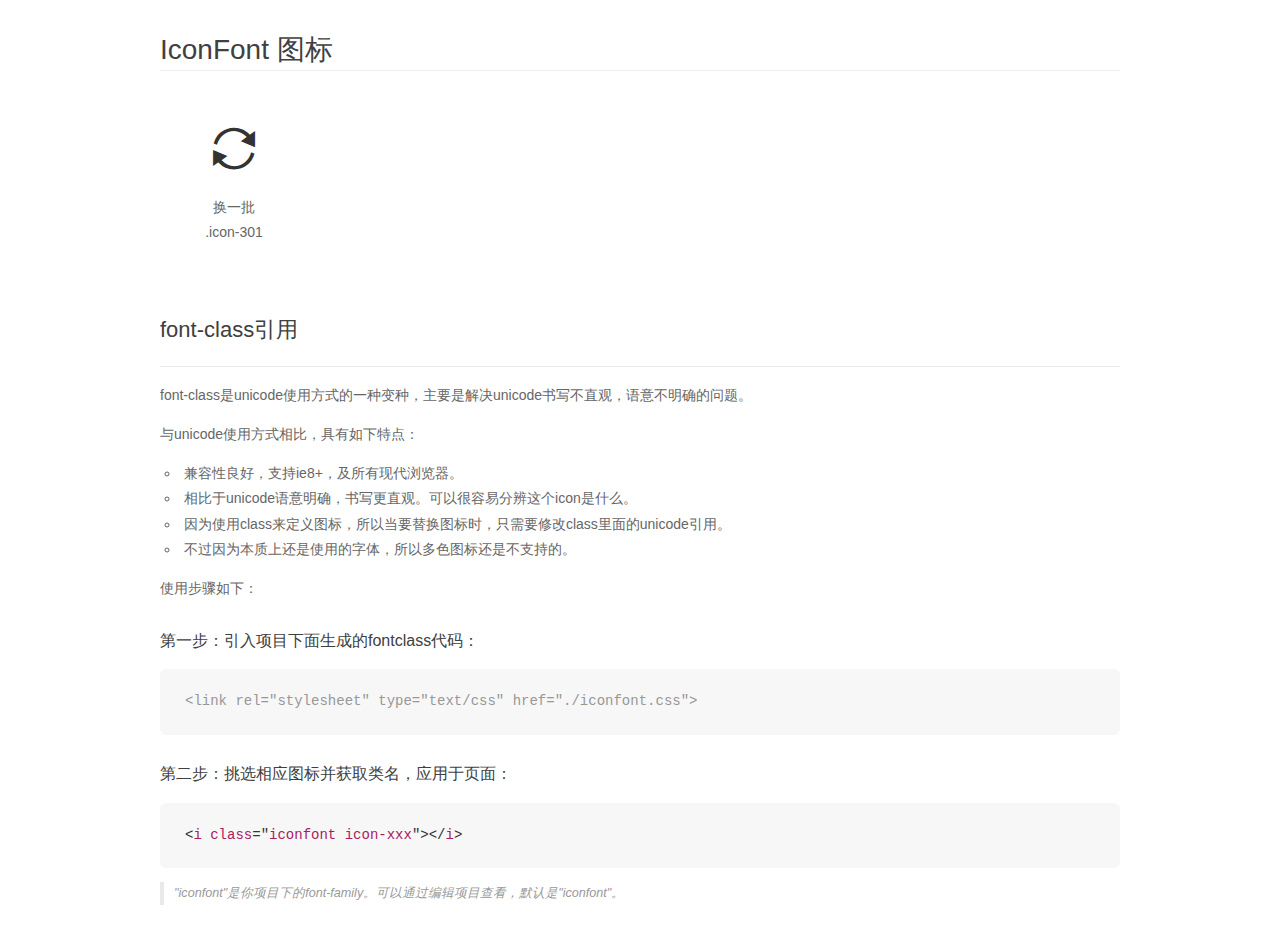
<file: iconfont/font3/demo_fontclass.html>
<!DOCTYPE html>
<html>
<head>
    <meta charset="utf-8"/>
    <title>IconFont</title>
    <link rel="stylesheet" href="demo.css">
    <link rel="stylesheet" href="iconfont.css">
</head>
<body>
    <div class="main markdown">
        <h1>IconFont 图标</h1>
        <ul class="icon_lists clear">
            
                <li>
                <i class="icon iconfont icon-301"></i>
                    <div class="name">换一批</div>
                    <div class="fontclass">.icon-301</div>
                </li>
            
        </ul>

        <h2 id="font-class-">font-class引用</h2>
        <hr>

        <p>font-class是unicode使用方式的一种变种，主要是解决unicode书写不直观，语意不明确的问题。</p>
        <p>与unicode使用方式相比，具有如下特点：</p>
        <ul>
        <li>兼容性良好，支持ie8+，及所有现代浏览器。</li>
        <li>相比于unicode语意明确，书写更直观。可以很容易分辨这个icon是什么。</li>
        <li>因为使用class来定义图标，所以当要替换图标时，只需要修改class里面的unicode引用。</li>
        <li>不过因为本质上还是使用的字体，所以多色图标还是不支持的。</li>
        </ul>
        <p>使用步骤如下：</p>
        <h3 id="-fontclass-">第一步：引入项目下面生成的fontclass代码：</h3>


        <pre><code class="lang-js hljs javascript"><span class="hljs-comment">&lt;link rel="stylesheet" type="text/css" href="./iconfont.css"&gt;</span></code></pre>
        <h3 id="-">第二步：挑选相应图标并获取类名，应用于页面：</h3>
        <pre><code class="lang-css hljs">&lt;<span class="hljs-selector-tag">i</span> <span class="hljs-selector-tag">class</span>="<span class="hljs-selector-tag">iconfont</span> <span class="hljs-selector-tag">icon-xxx</span>"&gt;&lt;/<span class="hljs-selector-tag">i</span>&gt;</code></pre>
        <blockquote>
        <p>"iconfont"是你项目下的font-family。可以通过编辑项目查看，默认是"iconfont"。</p>
        </blockquote>
    </div>
</body>
</html>
</file>
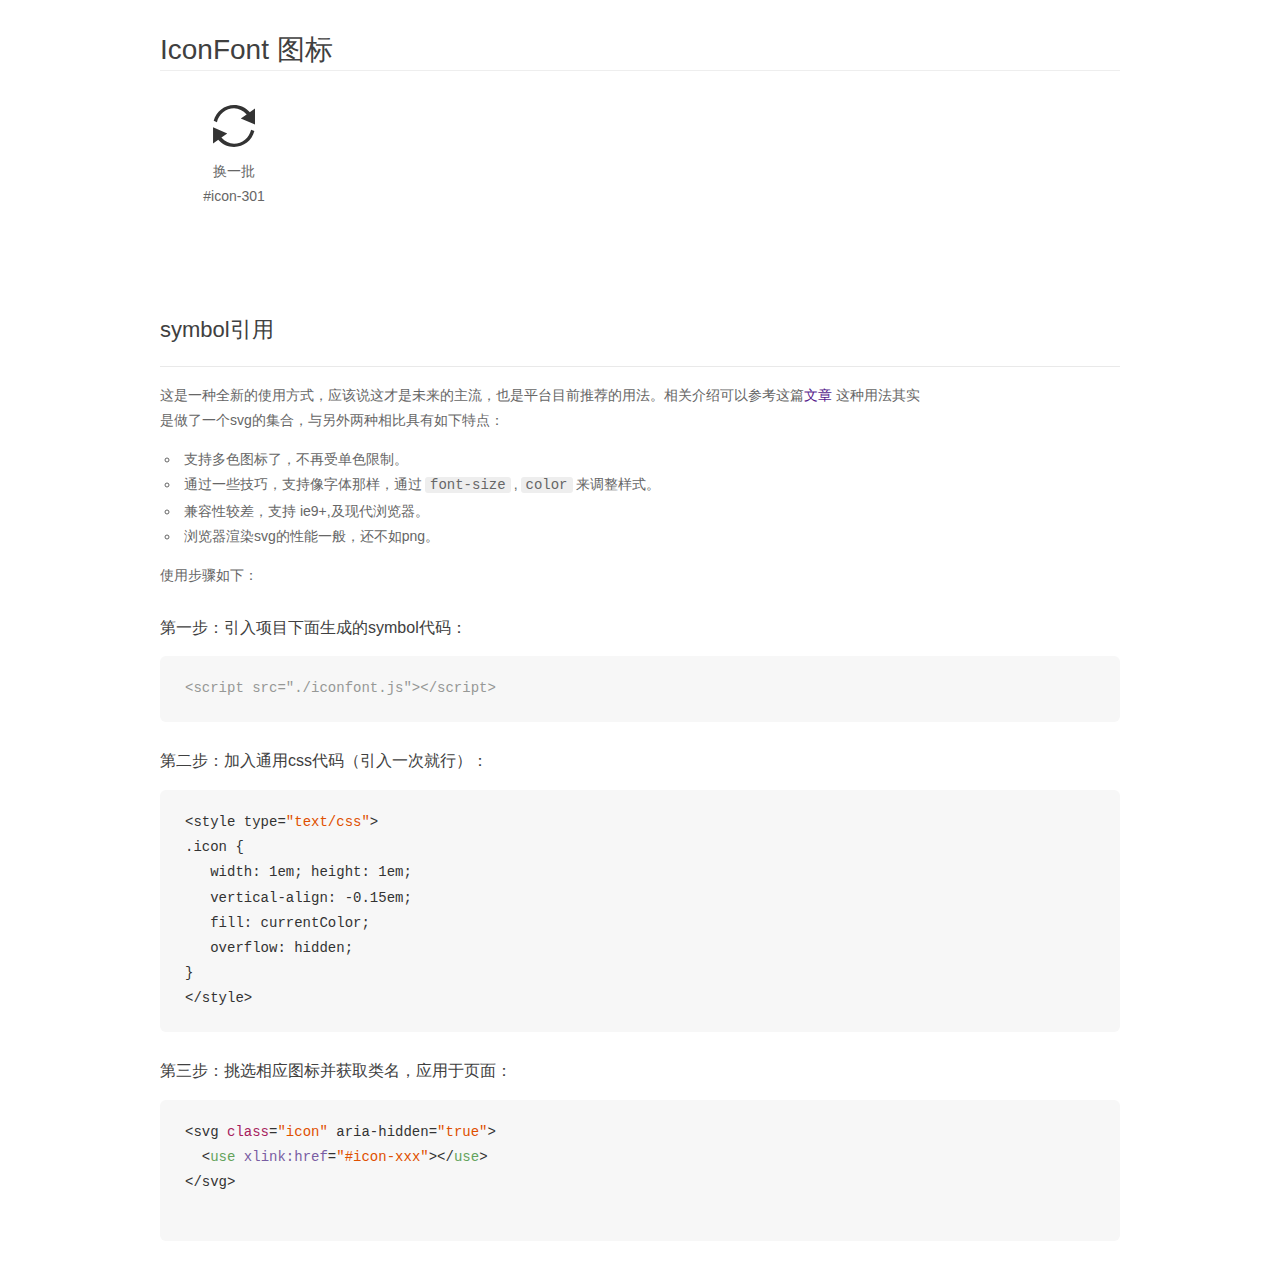
<file: iconfont/font3/demo_symbol.html>
<!DOCTYPE html>
<html>
<head>
    <meta charset="utf-8"/>
    <title>IconFont</title>
    <link rel="stylesheet" href="demo.css">
    <script src="iconfont.js"></script>

    <style type="text/css">
        .icon {
          /* 通过设置 font-size 来改变图标大小 */
          width: 1em; height: 1em;
          /* 图标和文字相邻时，垂直对齐 */
          vertical-align: -0.15em;
          /* 通过设置 color 来改变 SVG 的颜色/fill */
          fill: currentColor;
          /* path 和 stroke 溢出 viewBox 部分在 IE 下会显示
             normalize.css 中也包含这行 */
          overflow: hidden;
        }

    </style>
</head>
<body>
    <div class="main markdown">
        <h1>IconFont 图标</h1>
        <ul class="icon_lists clear">
            
                <li>
                    <svg class="icon" aria-hidden="true">
                        <use xlink:href="#icon-301"></use>
                    </svg>
                    <div class="name">换一批</div>
                    <div class="fontclass">#icon-301</div>
                </li>
            
        </ul>


        <h2 id="symbol-">symbol引用</h2>
        <hr>

        <p>这是一种全新的使用方式，应该说这才是未来的主流，也是平台目前推荐的用法。相关介绍可以参考这篇<a href="">文章</a>
        这种用法其实是做了一个svg的集合，与另外两种相比具有如下特点：</p>
        <ul>
          <li>支持多色图标了，不再受单色限制。</li>
          <li>通过一些技巧，支持像字体那样，通过<code>font-size</code>,<code>color</code>来调整样式。</li>
          <li>兼容性较差，支持 ie9+,及现代浏览器。</li>
          <li>浏览器渲染svg的性能一般，还不如png。</li>
        </ul>
        <p>使用步骤如下：</p>
        <h3 id="-symbol-">第一步：引入项目下面生成的symbol代码：</h3>
        <pre><code class="lang-js hljs javascript"><span class="hljs-comment">&lt;script src="./iconfont.js"&gt;&lt;/script&gt;</span></code></pre>
        <h3 id="-css-">第二步：加入通用css代码（引入一次就行）：</h3>
        <pre><code class="lang-js hljs javascript">&lt;style type=<span class="hljs-string">"text/css"</span>&gt;
.icon {
   width: <span class="hljs-number">1</span>em; height: <span class="hljs-number">1</span>em;
   vertical-align: <span class="hljs-number">-0.15</span>em;
   fill: currentColor;
   overflow: hidden;
}
&lt;<span class="hljs-regexp">/style&gt;</span></code></pre>
        <h3 id="-">第三步：挑选相应图标并获取类名，应用于页面：</h3>
        <pre><code class="lang-js hljs javascript">&lt;svg <span class="hljs-class"><span class="hljs-keyword">class</span></span>=<span class="hljs-string">"icon"</span> aria-hidden=<span class="hljs-string">"true"</span>&gt;<span class="xml"><span class="hljs-tag">
  &lt;<span class="hljs-name">use</span> <span class="hljs-attr">xlink:href</span>=<span class="hljs-string">"#icon-xxx"</span>&gt;</span><span class="hljs-tag">&lt;/<span class="hljs-name">use</span>&gt;</span>
</span>&lt;<span class="hljs-regexp">/svg&gt;
        </span></code></pre>
    </div>
</body>
</html>
</file>
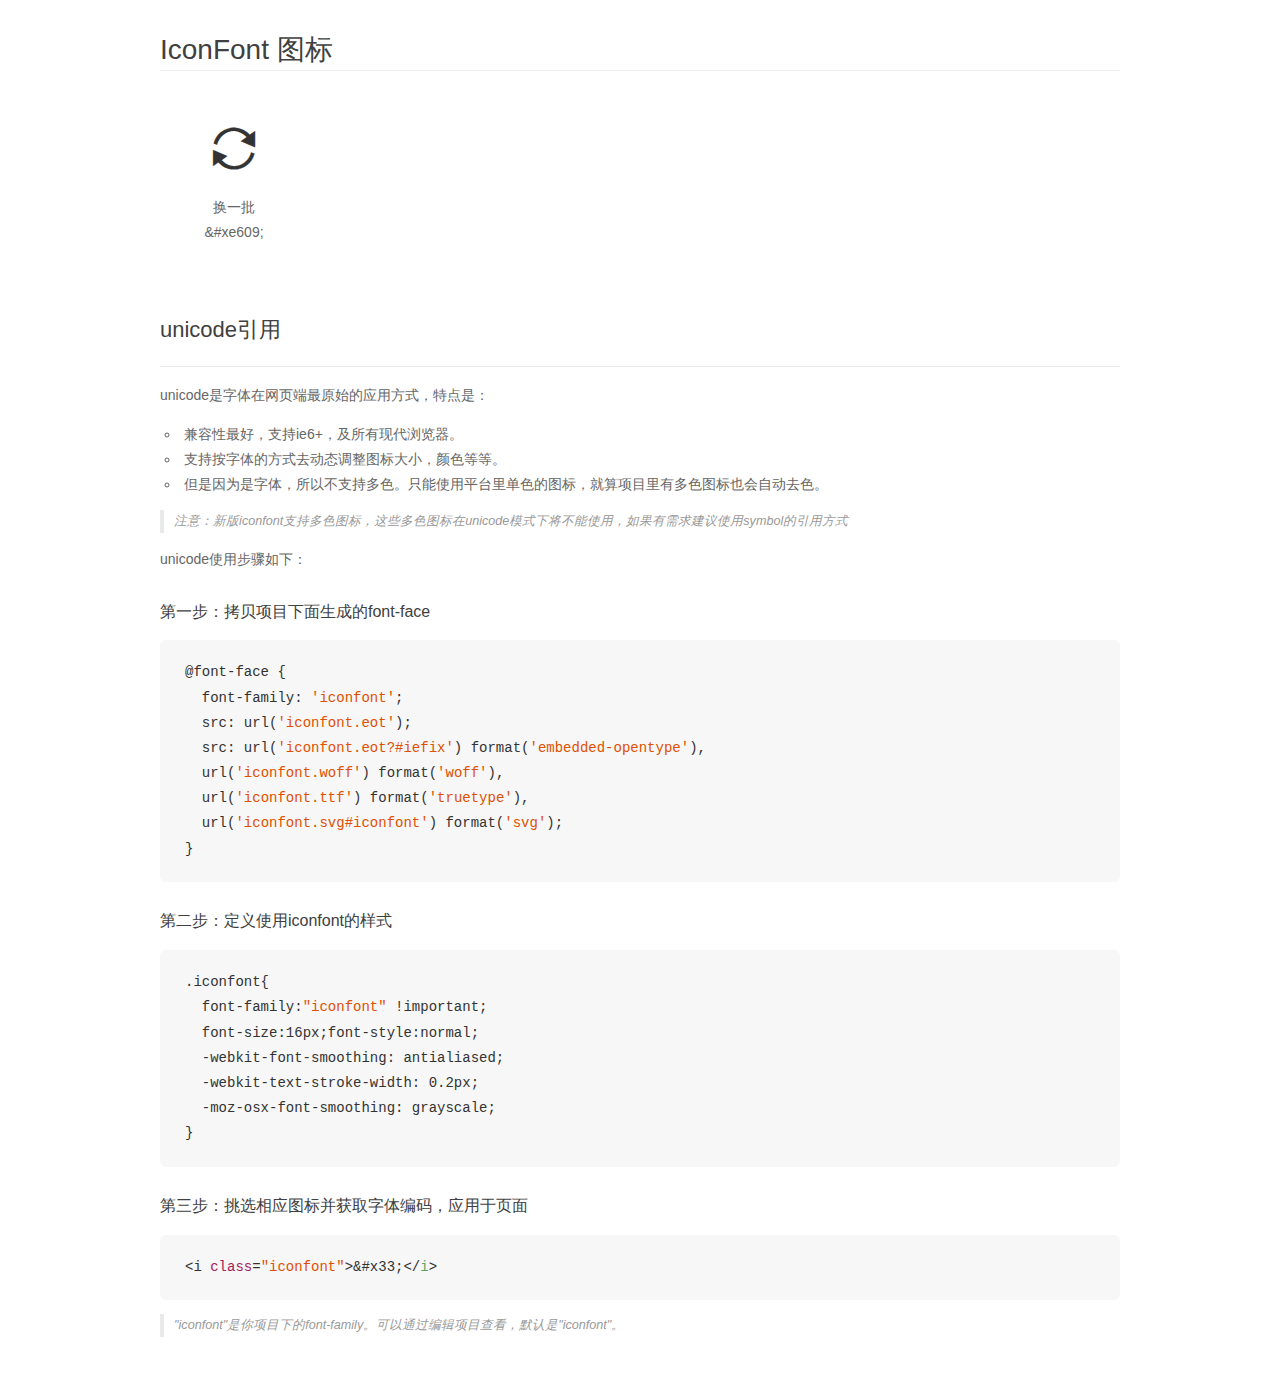
<file: iconfont/font3/demo_unicode.html>
<!DOCTYPE html>
<html>
<head>
    <meta charset="utf-8"/>
    <title>IconFont</title>
    <link rel="stylesheet" href="demo.css">

    <style type="text/css">

        @font-face {font-family: "iconfont";
          src: url('iconfont.eot'); /* IE9*/
          src: url('iconfont.eot#iefix') format('embedded-opentype'), /* IE6-IE8 */
          url('iconfont.woff') format('woff'), /* chrome, firefox */
          url('iconfont.ttf') format('truetype'), /* chrome, firefox, opera, Safari, Android, iOS 4.2+*/
          url('iconfont.svg#iconfont') format('svg'); /* iOS 4.1- */
        }

        .iconfont {
          font-family:"iconfont" !important;
          font-size:16px;
          font-style:normal;
          -webkit-font-smoothing: antialiased;
          -webkit-text-stroke-width: 0.2px;
          -moz-osx-font-smoothing: grayscale;
        }

    </style>
</head>
<body>
    <div class="main markdown">
        <h1>IconFont 图标</h1>
        <ul class="icon_lists clear">
            
                <li>
                <i class="icon iconfont">&#xe609;</i>
                    <div class="name">换一批</div>
                    <div class="code">&amp;#xe609;</div>
                </li>
            
        </ul>
        <h2 id="unicode-">unicode引用</h2>
        <hr>

        <p>unicode是字体在网页端最原始的应用方式，特点是：</p>
        <ul>
        <li>兼容性最好，支持ie6+，及所有现代浏览器。</li>
        <li>支持按字体的方式去动态调整图标大小，颜色等等。</li>
        <li>但是因为是字体，所以不支持多色。只能使用平台里单色的图标，就算项目里有多色图标也会自动去色。</li>
        </ul>
        <blockquote>
        <p>注意：新版iconfont支持多色图标，这些多色图标在unicode模式下将不能使用，如果有需求建议使用symbol的引用方式</p>
        </blockquote>
        <p>unicode使用步骤如下：</p>
        <h3 id="-font-face">第一步：拷贝项目下面生成的font-face</h3>
        <pre><code class="lang-js hljs javascript">@font-face {
  font-family: <span class="hljs-string">'iconfont'</span>;
  src: url(<span class="hljs-string">'iconfont.eot'</span>);
  src: url(<span class="hljs-string">'iconfont.eot?#iefix'</span>) format(<span class="hljs-string">'embedded-opentype'</span>),
  url(<span class="hljs-string">'iconfont.woff'</span>) format(<span class="hljs-string">'woff'</span>),
  url(<span class="hljs-string">'iconfont.ttf'</span>) format(<span class="hljs-string">'truetype'</span>),
  url(<span class="hljs-string">'iconfont.svg#iconfont'</span>) format(<span class="hljs-string">'svg'</span>);
}
</code></pre>
        <h3 id="-iconfont-">第二步：定义使用iconfont的样式</h3>
        <pre><code class="lang-js hljs javascript">.iconfont{
  font-family:<span class="hljs-string">"iconfont"</span> !important;
  font-size:<span class="hljs-number">16</span>px;font-style:normal;
  -webkit-font-smoothing: antialiased;
  -webkit-text-stroke-width: <span class="hljs-number">0.2</span>px;
  -moz-osx-font-smoothing: grayscale;
}
</code></pre>
        <h3 id="-">第三步：挑选相应图标并获取字体编码，应用于页面</h3>
        <pre><code class="lang-js hljs javascript">&lt;i <span class="hljs-class"><span class="hljs-keyword">class</span></span>=<span class="hljs-string">"iconfont"</span>&gt;&amp;#x33;<span class="xml"><span class="hljs-tag">&lt;/<span class="hljs-name">i</span>&gt;</span></span></code></pre>

        <blockquote>
        <p>"iconfont"是你项目下的font-family。可以通过编辑项目查看，默认是"iconfont"。</p>
        </blockquote>
    </div>


</body>
</html>
</file>
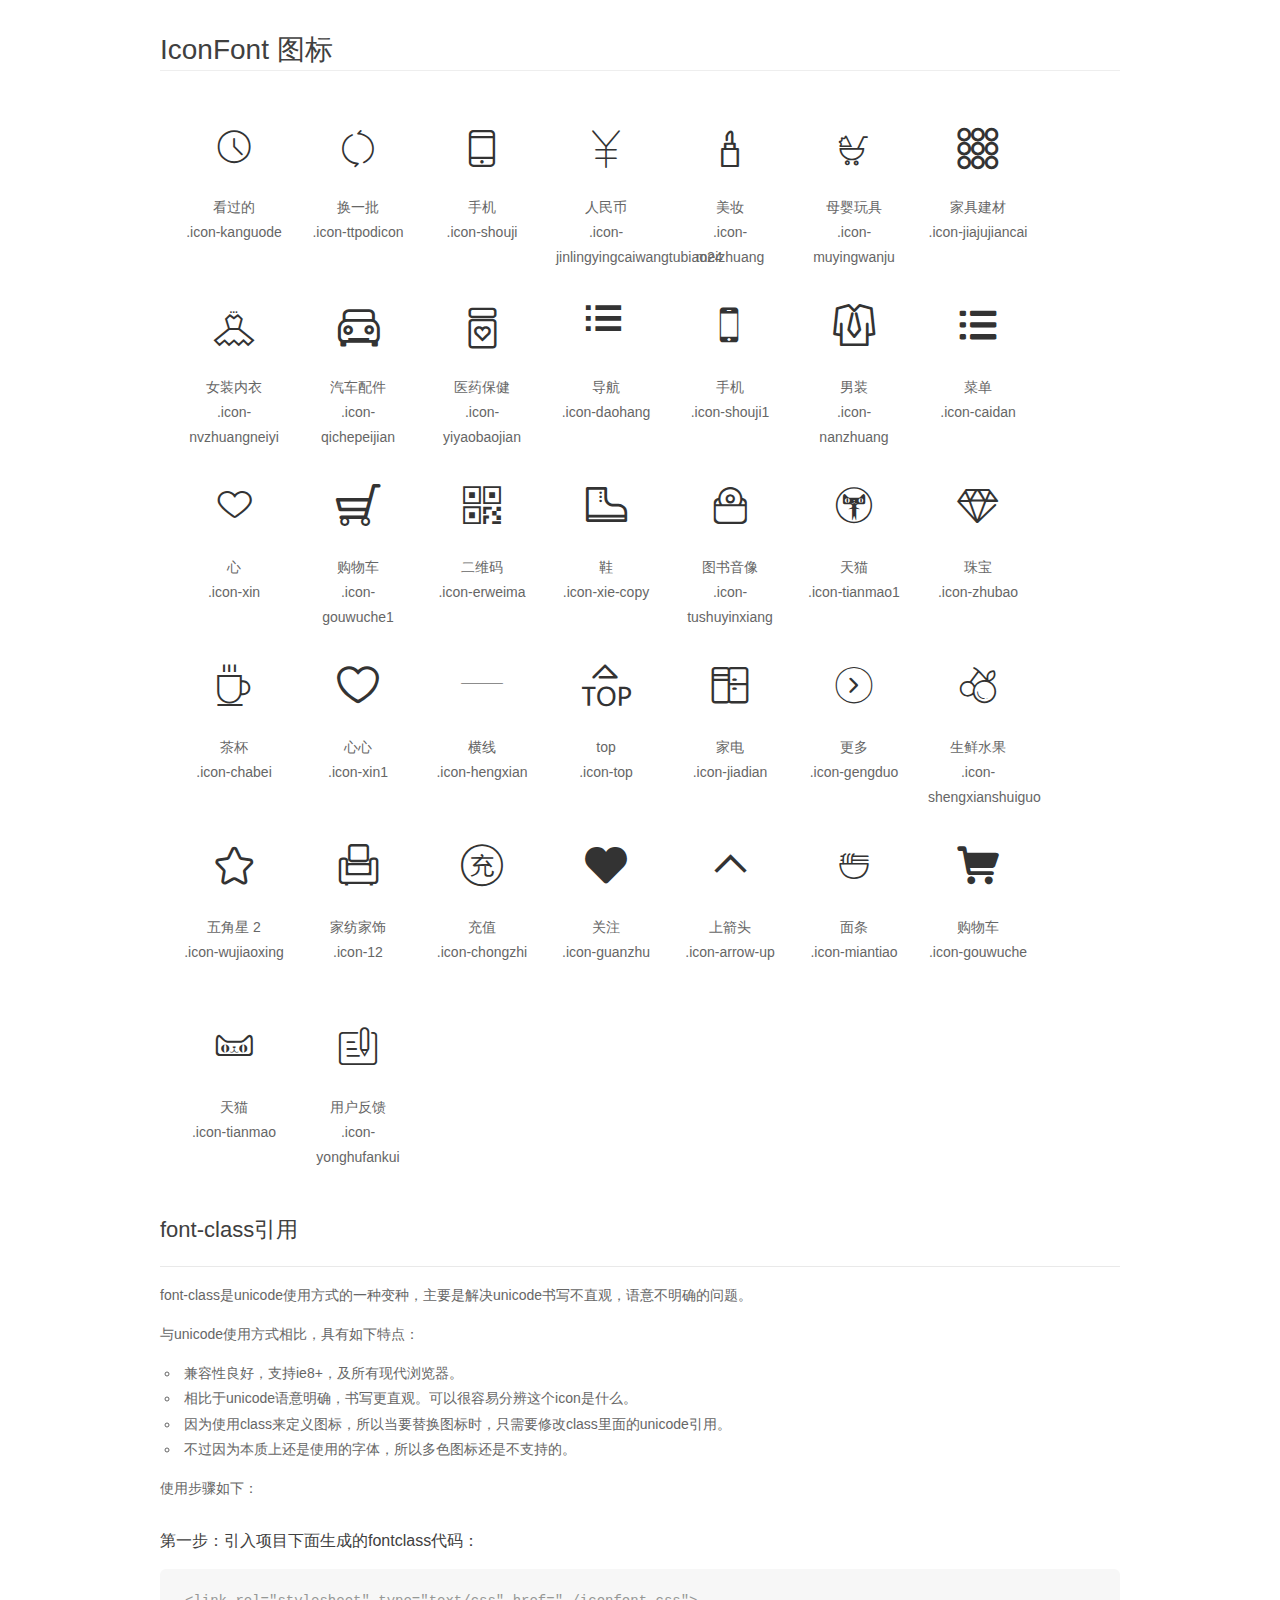
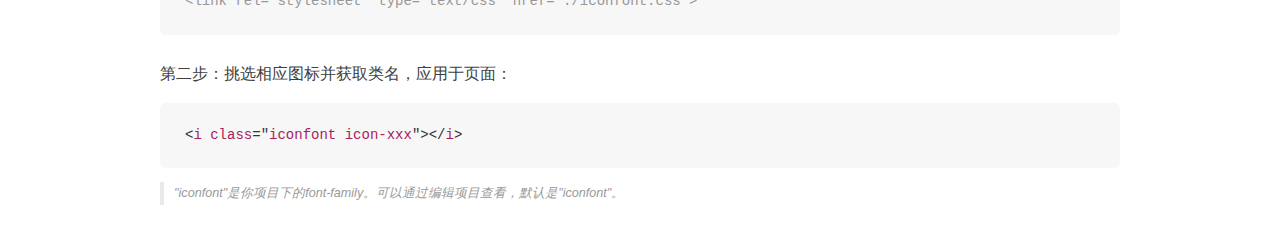
<file: iconfont/iconfont4/demo_fontclass.html>
<!DOCTYPE html>
<html>
<head>
    <meta charset="utf-8"/>
    <title>IconFont</title>
    <link rel="stylesheet" href="demo.css">
    <link rel="stylesheet" href="iconfont.css">
</head>
<body>
    <div class="main markdown">
        <h1>IconFont 图标</h1>
        <ul class="icon_lists clear">
            
                <li>
                <i class="icon iconfont icon-kanguode"></i>
                    <div class="name">看过的</div>
                    <div class="fontclass">.icon-kanguode</div>
                </li>
            
                <li>
                <i class="icon iconfont icon-ttpodicon"></i>
                    <div class="name">换一批</div>
                    <div class="fontclass">.icon-ttpodicon</div>
                </li>
            
                <li>
                <i class="icon iconfont icon-shouji"></i>
                    <div class="name">手机</div>
                    <div class="fontclass">.icon-shouji</div>
                </li>
            
                <li>
                <i class="icon iconfont icon-jinlingyingcaiwangtubiao24"></i>
                    <div class="name">人民币</div>
                    <div class="fontclass">.icon-jinlingyingcaiwangtubiao24</div>
                </li>
            
                <li>
                <i class="icon iconfont icon-meizhuang"></i>
                    <div class="name">美妆</div>
                    <div class="fontclass">.icon-meizhuang</div>
                </li>
            
                <li>
                <i class="icon iconfont icon-muyingwanju"></i>
                    <div class="name">母婴玩具</div>
                    <div class="fontclass">.icon-muyingwanju</div>
                </li>
            
                <li>
                <i class="icon iconfont icon-jiajujiancai"></i>
                    <div class="name">家具建材</div>
                    <div class="fontclass">.icon-jiajujiancai</div>
                </li>
            
                <li>
                <i class="icon iconfont icon-nvzhuangneiyi"></i>
                    <div class="name">女装内衣</div>
                    <div class="fontclass">.icon-nvzhuangneiyi</div>
                </li>
            
                <li>
                <i class="icon iconfont icon-qichepeijian"></i>
                    <div class="name">汽车配件</div>
                    <div class="fontclass">.icon-qichepeijian</div>
                </li>
            
                <li>
                <i class="icon iconfont icon-yiyaobaojian"></i>
                    <div class="name">医药保健</div>
                    <div class="fontclass">.icon-yiyaobaojian</div>
                </li>
            
                <li>
                <i class="icon iconfont icon-daohang"></i>
                    <div class="name">导航</div>
                    <div class="fontclass">.icon-daohang</div>
                </li>
            
                <li>
                <i class="icon iconfont icon-shouji1"></i>
                    <div class="name">手机</div>
                    <div class="fontclass">.icon-shouji1</div>
                </li>
            
                <li>
                <i class="icon iconfont icon-nanzhuang"></i>
                    <div class="name">男装</div>
                    <div class="fontclass">.icon-nanzhuang</div>
                </li>
            
                <li>
                <i class="icon iconfont icon-caidan"></i>
                    <div class="name">菜单</div>
                    <div class="fontclass">.icon-caidan</div>
                </li>
            
                <li>
                <i class="icon iconfont icon-xin"></i>
                    <div class="name">心</div>
                    <div class="fontclass">.icon-xin</div>
                </li>
            
                <li>
                <i class="icon iconfont icon-gouwuche1"></i>
                    <div class="name">购物车</div>
                    <div class="fontclass">.icon-gouwuche1</div>
                </li>
            
                <li>
                <i class="icon iconfont icon-erweima"></i>
                    <div class="name">二维码</div>
                    <div class="fontclass">.icon-erweima</div>
                </li>
            
                <li>
                <i class="icon iconfont icon-xie-copy"></i>
                    <div class="name">鞋</div>
                    <div class="fontclass">.icon-xie-copy</div>
                </li>
            
                <li>
                <i class="icon iconfont icon-tushuyinxiang"></i>
                    <div class="name">图书音像</div>
                    <div class="fontclass">.icon-tushuyinxiang</div>
                </li>
            
                <li>
                <i class="icon iconfont icon-tianmao1"></i>
                    <div class="name">天猫</div>
                    <div class="fontclass">.icon-tianmao1</div>
                </li>
            
                <li>
                <i class="icon iconfont icon-zhubao"></i>
                    <div class="name">珠宝</div>
                    <div class="fontclass">.icon-zhubao</div>
                </li>
            
                <li>
                <i class="icon iconfont icon-chabei"></i>
                    <div class="name">茶杯</div>
                    <div class="fontclass">.icon-chabei</div>
                </li>
            
                <li>
                <i class="icon iconfont icon-xin1"></i>
                    <div class="name">心心</div>
                    <div class="fontclass">.icon-xin1</div>
                </li>
            
                <li>
                <i class="icon iconfont icon-hengxian"></i>
                    <div class="name">横线</div>
                    <div class="fontclass">.icon-hengxian</div>
                </li>
            
                <li>
                <i class="icon iconfont icon-top"></i>
                    <div class="name">top</div>
                    <div class="fontclass">.icon-top</div>
                </li>
            
                <li>
                <i class="icon iconfont icon-jiadian"></i>
                    <div class="name">家电</div>
                    <div class="fontclass">.icon-jiadian</div>
                </li>
            
                <li>
                <i class="icon iconfont icon-gengduo"></i>
                    <div class="name">更多</div>
                    <div class="fontclass">.icon-gengduo</div>
                </li>
            
                <li>
                <i class="icon iconfont icon-shengxianshuiguo"></i>
                    <div class="name">生鲜水果</div>
                    <div class="fontclass">.icon-shengxianshuiguo</div>
                </li>
            
                <li>
                <i class="icon iconfont icon-wujiaoxing"></i>
                    <div class="name">五角星 2</div>
                    <div class="fontclass">.icon-wujiaoxing</div>
                </li>
            
                <li>
                <i class="icon iconfont icon-12"></i>
                    <div class="name">家纺家饰</div>
                    <div class="fontclass">.icon-12</div>
                </li>
            
                <li>
                <i class="icon iconfont icon-chongzhi"></i>
                    <div class="name">充值</div>
                    <div class="fontclass">.icon-chongzhi</div>
                </li>
            
                <li>
                <i class="icon iconfont icon-guanzhu"></i>
                    <div class="name">关注</div>
                    <div class="fontclass">.icon-guanzhu</div>
                </li>
            
                <li>
                <i class="icon iconfont icon-arrow-up"></i>
                    <div class="name">上箭头</div>
                    <div class="fontclass">.icon-arrow-up</div>
                </li>
            
                <li>
                <i class="icon iconfont icon-miantiao"></i>
                    <div class="name">面条</div>
                    <div class="fontclass">.icon-miantiao</div>
                </li>
            
                <li>
                <i class="icon iconfont icon-gouwuche"></i>
                    <div class="name">购物车</div>
                    <div class="fontclass">.icon-gouwuche</div>
                </li>
            
                <li>
                <i class="icon iconfont icon-tianmao"></i>
                    <div class="name">天猫</div>
                    <div class="fontclass">.icon-tianmao</div>
                </li>
            
                <li>
                <i class="icon iconfont icon-yonghufankui"></i>
                    <div class="name">用户反馈</div>
                    <div class="fontclass">.icon-yonghufankui</div>
                </li>
            
        </ul>

        <h2 id="font-class-">font-class引用</h2>
        <hr>

        <p>font-class是unicode使用方式的一种变种，主要是解决unicode书写不直观，语意不明确的问题。</p>
        <p>与unicode使用方式相比，具有如下特点：</p>
        <ul>
        <li>兼容性良好，支持ie8+，及所有现代浏览器。</li>
        <li>相比于unicode语意明确，书写更直观。可以很容易分辨这个icon是什么。</li>
        <li>因为使用class来定义图标，所以当要替换图标时，只需要修改class里面的unicode引用。</li>
        <li>不过因为本质上还是使用的字体，所以多色图标还是不支持的。</li>
        </ul>
        <p>使用步骤如下：</p>
        <h3 id="-fontclass-">第一步：引入项目下面生成的fontclass代码：</h3>


        <pre><code class="lang-js hljs javascript"><span class="hljs-comment">&lt;link rel="stylesheet" type="text/css" href="./iconfont.css"&gt;</span></code></pre>
        <h3 id="-">第二步：挑选相应图标并获取类名，应用于页面：</h3>
        <pre><code class="lang-css hljs">&lt;<span class="hljs-selector-tag">i</span> <span class="hljs-selector-tag">class</span>="<span class="hljs-selector-tag">iconfont</span> <span class="hljs-selector-tag">icon-xxx</span>"&gt;&lt;/<span class="hljs-selector-tag">i</span>&gt;</code></pre>
        <blockquote>
        <p>"iconfont"是你项目下的font-family。可以通过编辑项目查看，默认是"iconfont"。</p>
        </blockquote>
    </div>
</body>
</html>
</file>
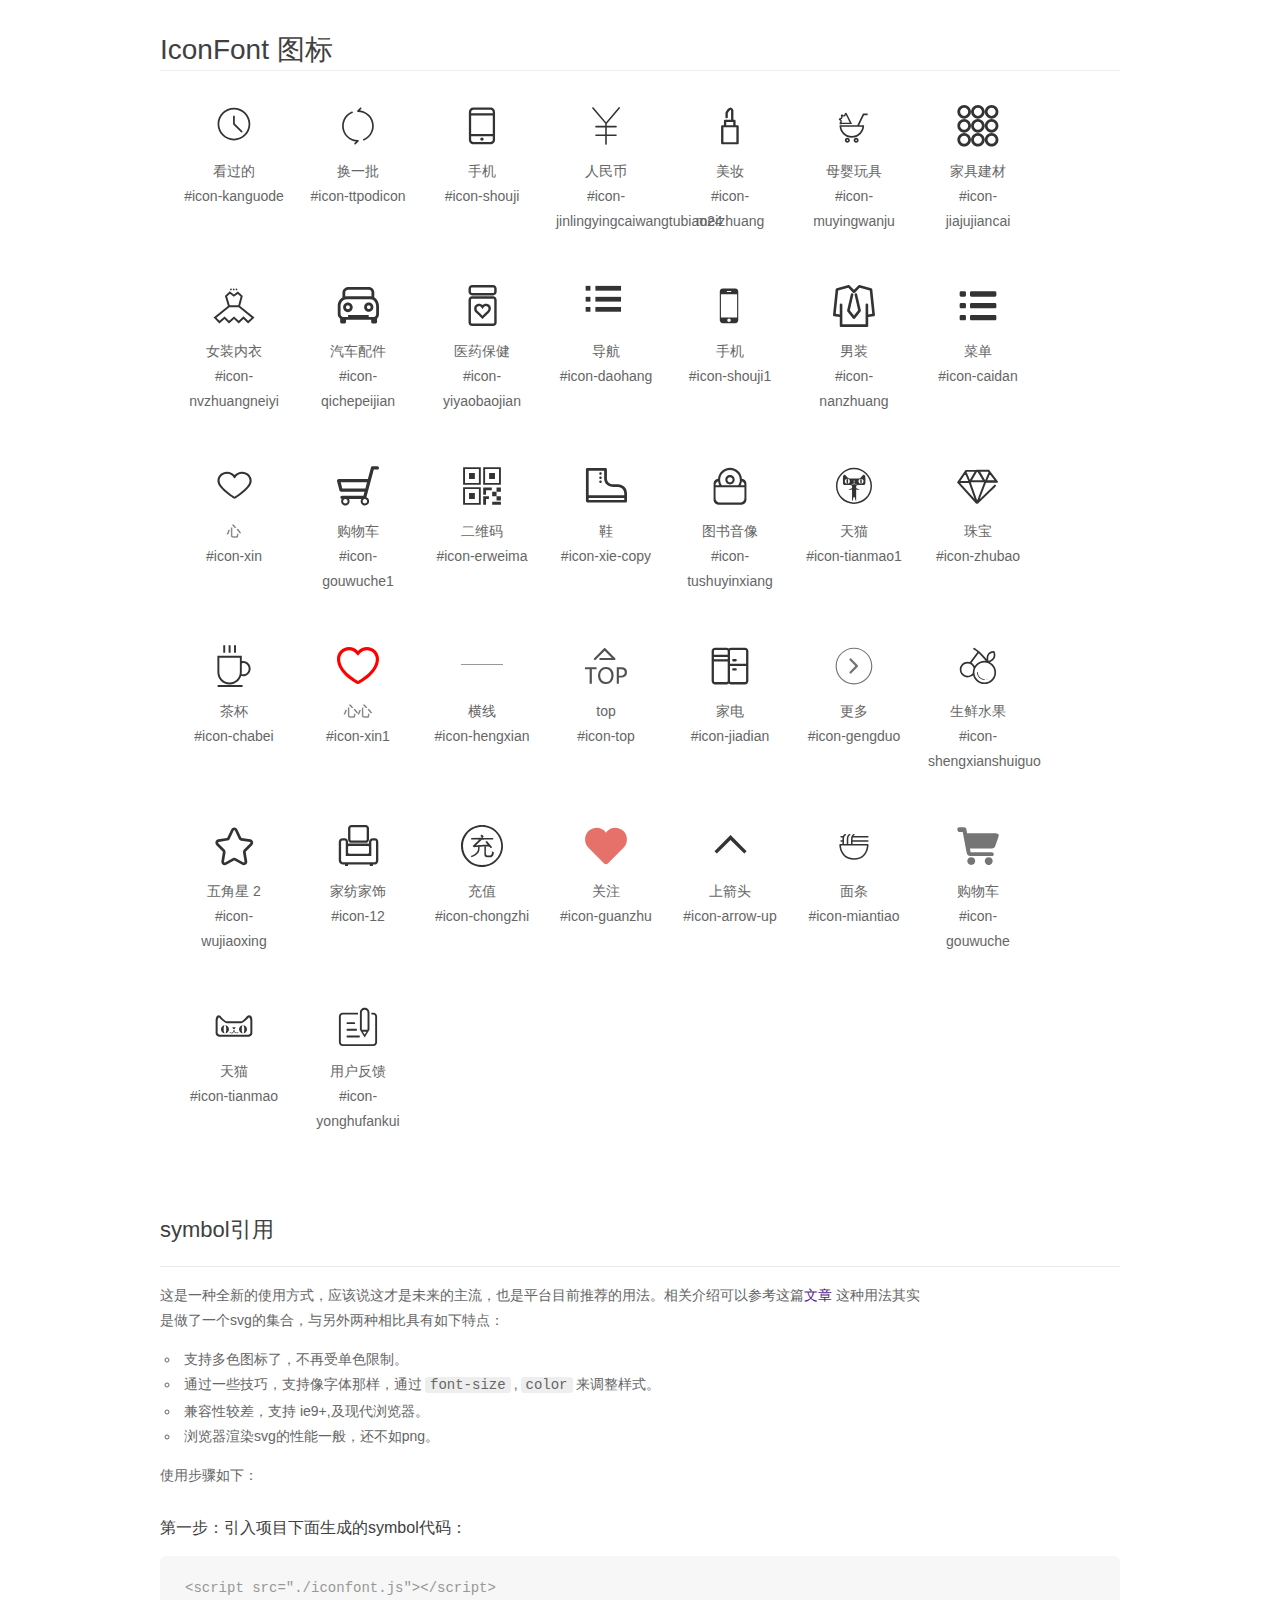
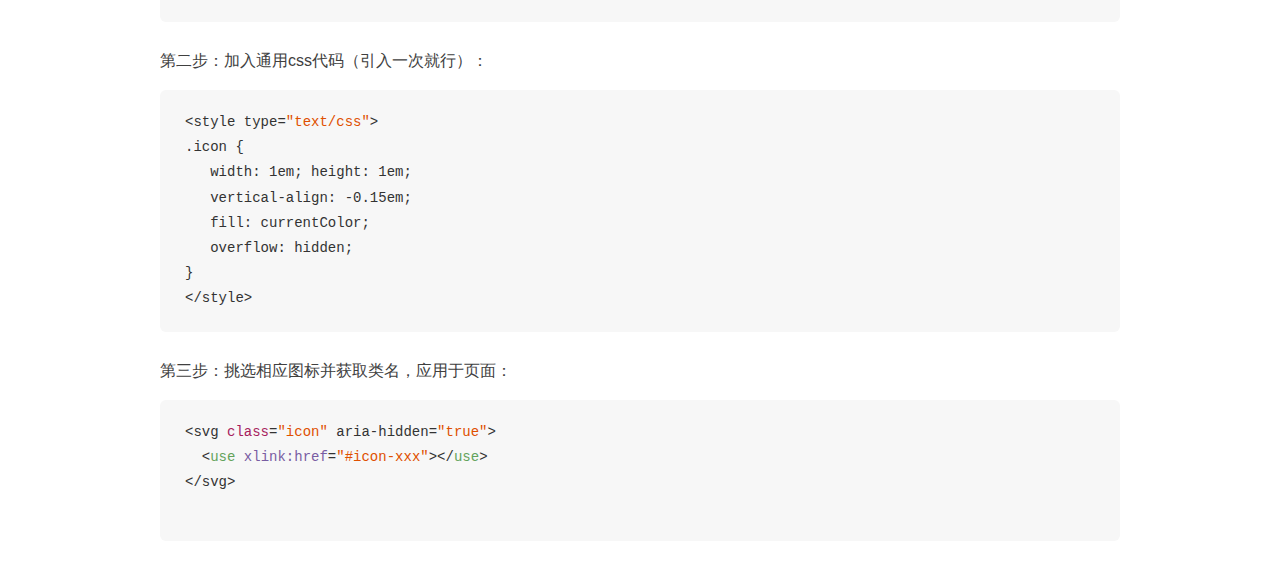
<file: iconfont/iconfont4/demo_symbol.html>
<!DOCTYPE html>
<html>
<head>
    <meta charset="utf-8"/>
    <title>IconFont</title>
    <link rel="stylesheet" href="demo.css">
    <script src="iconfont.js"></script>

    <style type="text/css">
        .icon {
          /* 通过设置 font-size 来改变图标大小 */
          width: 1em; height: 1em;
          /* 图标和文字相邻时，垂直对齐 */
          vertical-align: -0.15em;
          /* 通过设置 color 来改变 SVG 的颜色/fill */
          fill: currentColor;
          /* path 和 stroke 溢出 viewBox 部分在 IE 下会显示
             normalize.css 中也包含这行 */
          overflow: hidden;
        }

    </style>
</head>
<body>
    <div class="main markdown">
        <h1>IconFont 图标</h1>
        <ul class="icon_lists clear">
            
                <li>
                    <svg class="icon" aria-hidden="true">
                        <use xlink:href="#icon-kanguode"></use>
                    </svg>
                    <div class="name">看过的</div>
                    <div class="fontclass">#icon-kanguode</div>
                </li>
            
                <li>
                    <svg class="icon" aria-hidden="true">
                        <use xlink:href="#icon-ttpodicon"></use>
                    </svg>
                    <div class="name">换一批</div>
                    <div class="fontclass">#icon-ttpodicon</div>
                </li>
            
                <li>
                    <svg class="icon" aria-hidden="true">
                        <use xlink:href="#icon-shouji"></use>
                    </svg>
                    <div class="name">手机</div>
                    <div class="fontclass">#icon-shouji</div>
                </li>
            
                <li>
                    <svg class="icon" aria-hidden="true">
                        <use xlink:href="#icon-jinlingyingcaiwangtubiao24"></use>
                    </svg>
                    <div class="name">人民币</div>
                    <div class="fontclass">#icon-jinlingyingcaiwangtubiao24</div>
                </li>
            
                <li>
                    <svg class="icon" aria-hidden="true">
                        <use xlink:href="#icon-meizhuang"></use>
                    </svg>
                    <div class="name">美妆</div>
                    <div class="fontclass">#icon-meizhuang</div>
                </li>
            
                <li>
                    <svg class="icon" aria-hidden="true">
                        <use xlink:href="#icon-muyingwanju"></use>
                    </svg>
                    <div class="name">母婴玩具</div>
                    <div class="fontclass">#icon-muyingwanju</div>
                </li>
            
                <li>
                    <svg class="icon" aria-hidden="true">
                        <use xlink:href="#icon-jiajujiancai"></use>
                    </svg>
                    <div class="name">家具建材</div>
                    <div class="fontclass">#icon-jiajujiancai</div>
                </li>
            
                <li>
                    <svg class="icon" aria-hidden="true">
                        <use xlink:href="#icon-nvzhuangneiyi"></use>
                    </svg>
                    <div class="name">女装内衣</div>
                    <div class="fontclass">#icon-nvzhuangneiyi</div>
                </li>
            
                <li>
                    <svg class="icon" aria-hidden="true">
                        <use xlink:href="#icon-qichepeijian"></use>
                    </svg>
                    <div class="name">汽车配件</div>
                    <div class="fontclass">#icon-qichepeijian</div>
                </li>
            
                <li>
                    <svg class="icon" aria-hidden="true">
                        <use xlink:href="#icon-yiyaobaojian"></use>
                    </svg>
                    <div class="name">医药保健</div>
                    <div class="fontclass">#icon-yiyaobaojian</div>
                </li>
            
                <li>
                    <svg class="icon" aria-hidden="true">
                        <use xlink:href="#icon-daohang"></use>
                    </svg>
                    <div class="name">导航</div>
                    <div class="fontclass">#icon-daohang</div>
                </li>
            
                <li>
                    <svg class="icon" aria-hidden="true">
                        <use xlink:href="#icon-shouji1"></use>
                    </svg>
                    <div class="name">手机</div>
                    <div class="fontclass">#icon-shouji1</div>
                </li>
            
                <li>
                    <svg class="icon" aria-hidden="true">
                        <use xlink:href="#icon-nanzhuang"></use>
                    </svg>
                    <div class="name">男装</div>
                    <div class="fontclass">#icon-nanzhuang</div>
                </li>
            
                <li>
                    <svg class="icon" aria-hidden="true">
                        <use xlink:href="#icon-caidan"></use>
                    </svg>
                    <div class="name">菜单</div>
                    <div class="fontclass">#icon-caidan</div>
                </li>
            
                <li>
                    <svg class="icon" aria-hidden="true">
                        <use xlink:href="#icon-xin"></use>
                    </svg>
                    <div class="name">心</div>
                    <div class="fontclass">#icon-xin</div>
                </li>
            
                <li>
                    <svg class="icon" aria-hidden="true">
                        <use xlink:href="#icon-gouwuche1"></use>
                    </svg>
                    <div class="name">购物车</div>
                    <div class="fontclass">#icon-gouwuche1</div>
                </li>
            
                <li>
                    <svg class="icon" aria-hidden="true">
                        <use xlink:href="#icon-erweima"></use>
                    </svg>
                    <div class="name">二维码</div>
                    <div class="fontclass">#icon-erweima</div>
                </li>
            
                <li>
                    <svg class="icon" aria-hidden="true">
                        <use xlink:href="#icon-xie-copy"></use>
                    </svg>
                    <div class="name">鞋</div>
                    <div class="fontclass">#icon-xie-copy</div>
                </li>
            
                <li>
                    <svg class="icon" aria-hidden="true">
                        <use xlink:href="#icon-tushuyinxiang"></use>
                    </svg>
                    <div class="name">图书音像</div>
                    <div class="fontclass">#icon-tushuyinxiang</div>
                </li>
            
                <li>
                    <svg class="icon" aria-hidden="true">
                        <use xlink:href="#icon-tianmao1"></use>
                    </svg>
                    <div class="name">天猫</div>
                    <div class="fontclass">#icon-tianmao1</div>
                </li>
            
                <li>
                    <svg class="icon" aria-hidden="true">
                        <use xlink:href="#icon-zhubao"></use>
                    </svg>
                    <div class="name">珠宝</div>
                    <div class="fontclass">#icon-zhubao</div>
                </li>
            
                <li>
                    <svg class="icon" aria-hidden="true">
                        <use xlink:href="#icon-chabei"></use>
                    </svg>
                    <div class="name">茶杯</div>
                    <div class="fontclass">#icon-chabei</div>
                </li>
            
                <li>
                    <svg class="icon" aria-hidden="true">
                        <use xlink:href="#icon-xin1"></use>
                    </svg>
                    <div class="name">心心</div>
                    <div class="fontclass">#icon-xin1</div>
                </li>
            
                <li>
                    <svg class="icon" aria-hidden="true">
                        <use xlink:href="#icon-hengxian"></use>
                    </svg>
                    <div class="name">横线</div>
                    <div class="fontclass">#icon-hengxian</div>
                </li>
            
                <li>
                    <svg class="icon" aria-hidden="true">
                        <use xlink:href="#icon-top"></use>
                    </svg>
                    <div class="name">top</div>
                    <div class="fontclass">#icon-top</div>
                </li>
            
                <li>
                    <svg class="icon" aria-hidden="true">
                        <use xlink:href="#icon-jiadian"></use>
                    </svg>
                    <div class="name">家电</div>
                    <div class="fontclass">#icon-jiadian</div>
                </li>
            
                <li>
                    <svg class="icon" aria-hidden="true">
                        <use xlink:href="#icon-gengduo"></use>
                    </svg>
                    <div class="name">更多</div>
                    <div class="fontclass">#icon-gengduo</div>
                </li>
            
                <li>
                    <svg class="icon" aria-hidden="true">
                        <use xlink:href="#icon-shengxianshuiguo"></use>
                    </svg>
                    <div class="name">生鲜水果</div>
                    <div class="fontclass">#icon-shengxianshuiguo</div>
                </li>
            
                <li>
                    <svg class="icon" aria-hidden="true">
                        <use xlink:href="#icon-wujiaoxing"></use>
                    </svg>
                    <div class="name">五角星 2</div>
                    <div class="fontclass">#icon-wujiaoxing</div>
                </li>
            
                <li>
                    <svg class="icon" aria-hidden="true">
                        <use xlink:href="#icon-12"></use>
                    </svg>
                    <div class="name">家纺家饰</div>
                    <div class="fontclass">#icon-12</div>
                </li>
            
                <li>
                    <svg class="icon" aria-hidden="true">
                        <use xlink:href="#icon-chongzhi"></use>
                    </svg>
                    <div class="name">充值</div>
                    <div class="fontclass">#icon-chongzhi</div>
                </li>
            
                <li>
                    <svg class="icon" aria-hidden="true">
                        <use xlink:href="#icon-guanzhu"></use>
                    </svg>
                    <div class="name">关注</div>
                    <div class="fontclass">#icon-guanzhu</div>
                </li>
            
                <li>
                    <svg class="icon" aria-hidden="true">
                        <use xlink:href="#icon-arrow-up"></use>
                    </svg>
                    <div class="name">上箭头</div>
                    <div class="fontclass">#icon-arrow-up</div>
                </li>
            
                <li>
                    <svg class="icon" aria-hidden="true">
                        <use xlink:href="#icon-miantiao"></use>
                    </svg>
                    <div class="name">面条</div>
                    <div class="fontclass">#icon-miantiao</div>
                </li>
            
                <li>
                    <svg class="icon" aria-hidden="true">
                        <use xlink:href="#icon-gouwuche"></use>
                    </svg>
                    <div class="name">购物车</div>
                    <div class="fontclass">#icon-gouwuche</div>
                </li>
            
                <li>
                    <svg class="icon" aria-hidden="true">
                        <use xlink:href="#icon-tianmao"></use>
                    </svg>
                    <div class="name">天猫</div>
                    <div class="fontclass">#icon-tianmao</div>
                </li>
            
                <li>
                    <svg class="icon" aria-hidden="true">
                        <use xlink:href="#icon-yonghufankui"></use>
                    </svg>
                    <div class="name">用户反馈</div>
                    <div class="fontclass">#icon-yonghufankui</div>
                </li>
            
        </ul>


        <h2 id="symbol-">symbol引用</h2>
        <hr>

        <p>这是一种全新的使用方式，应该说这才是未来的主流，也是平台目前推荐的用法。相关介绍可以参考这篇<a href="">文章</a>
        这种用法其实是做了一个svg的集合，与另外两种相比具有如下特点：</p>
        <ul>
          <li>支持多色图标了，不再受单色限制。</li>
          <li>通过一些技巧，支持像字体那样，通过<code>font-size</code>,<code>color</code>来调整样式。</li>
          <li>兼容性较差，支持 ie9+,及现代浏览器。</li>
          <li>浏览器渲染svg的性能一般，还不如png。</li>
        </ul>
        <p>使用步骤如下：</p>
        <h3 id="-symbol-">第一步：引入项目下面生成的symbol代码：</h3>
        <pre><code class="lang-js hljs javascript"><span class="hljs-comment">&lt;script src="./iconfont.js"&gt;&lt;/script&gt;</span></code></pre>
        <h3 id="-css-">第二步：加入通用css代码（引入一次就行）：</h3>
        <pre><code class="lang-js hljs javascript">&lt;style type=<span class="hljs-string">"text/css"</span>&gt;
.icon {
   width: <span class="hljs-number">1</span>em; height: <span class="hljs-number">1</span>em;
   vertical-align: <span class="hljs-number">-0.15</span>em;
   fill: currentColor;
   overflow: hidden;
}
&lt;<span class="hljs-regexp">/style&gt;</span></code></pre>
        <h3 id="-">第三步：挑选相应图标并获取类名，应用于页面：</h3>
        <pre><code class="lang-js hljs javascript">&lt;svg <span class="hljs-class"><span class="hljs-keyword">class</span></span>=<span class="hljs-string">"icon"</span> aria-hidden=<span class="hljs-string">"true"</span>&gt;<span class="xml"><span class="hljs-tag">
  &lt;<span class="hljs-name">use</span> <span class="hljs-attr">xlink:href</span>=<span class="hljs-string">"#icon-xxx"</span>&gt;</span><span class="hljs-tag">&lt;/<span class="hljs-name">use</span>&gt;</span>
</span>&lt;<span class="hljs-regexp">/svg&gt;
        </span></code></pre>
    </div>
</body>
</html>
</file>
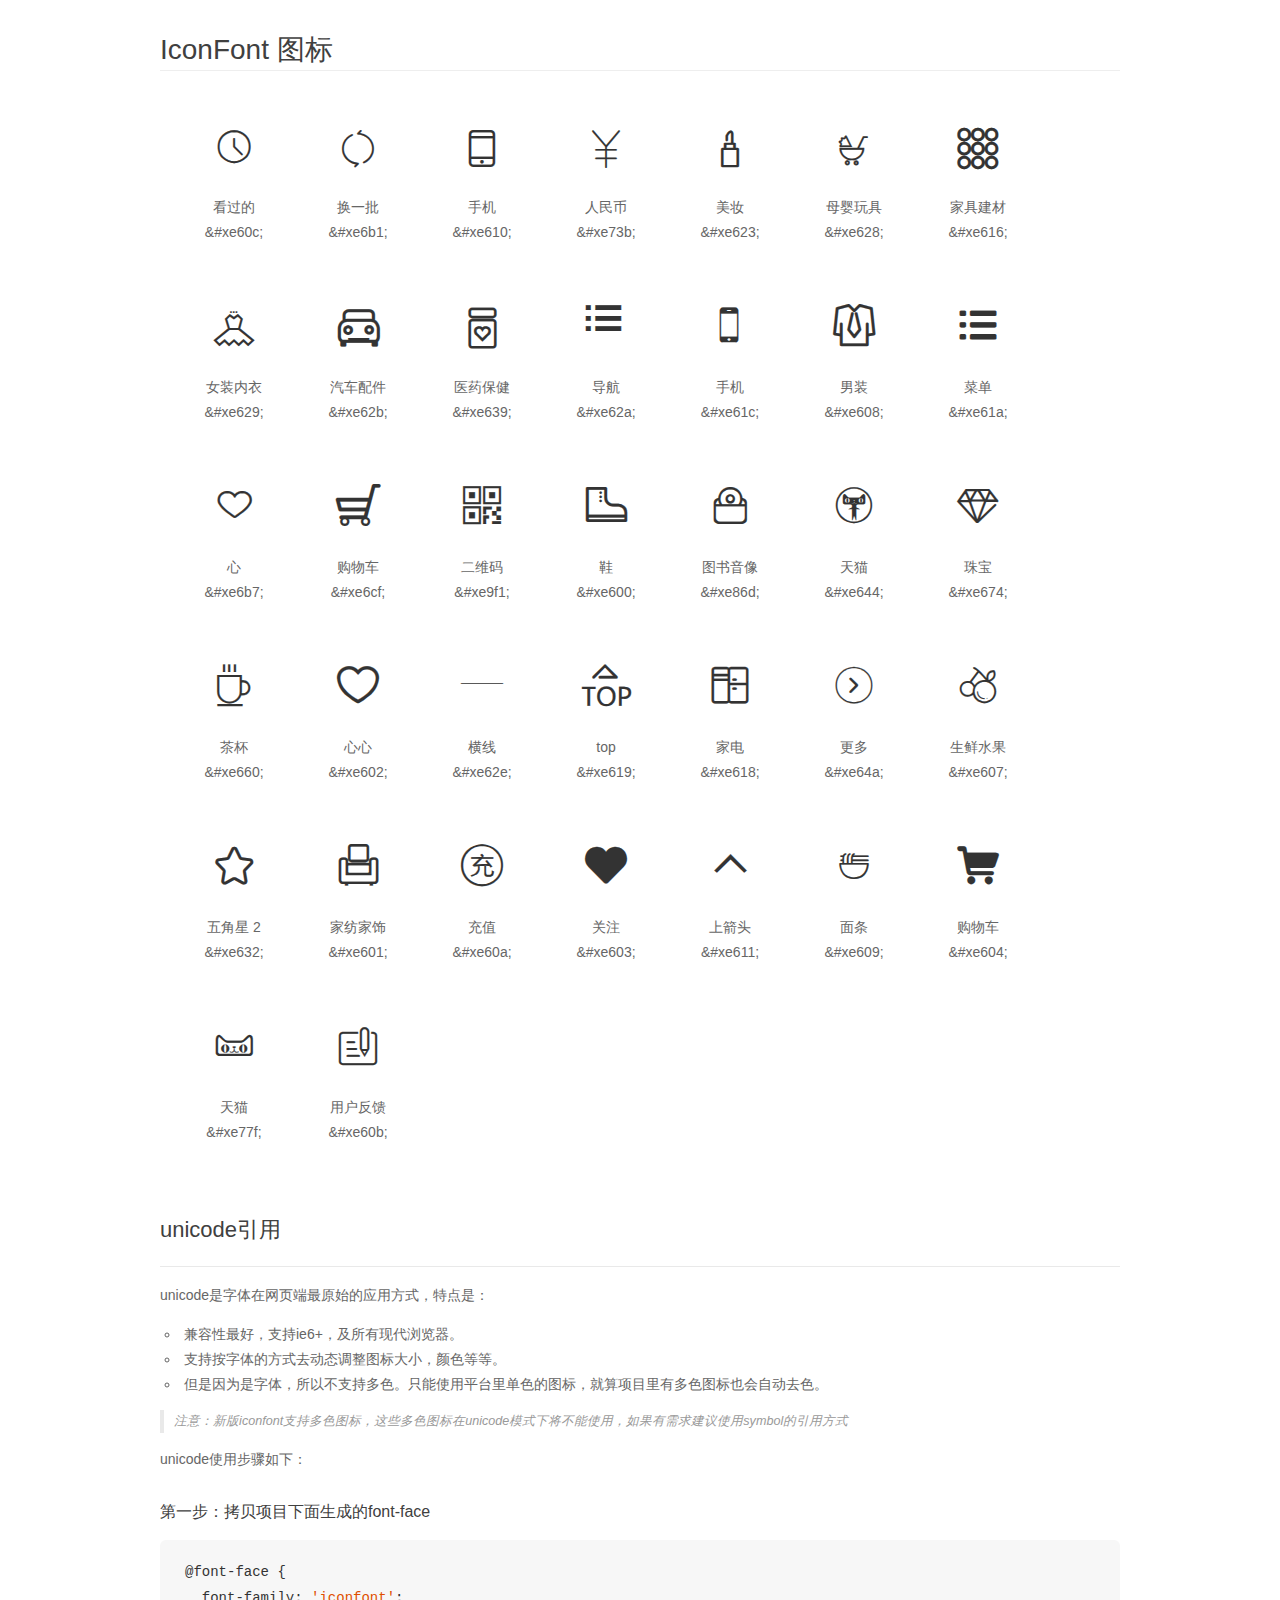
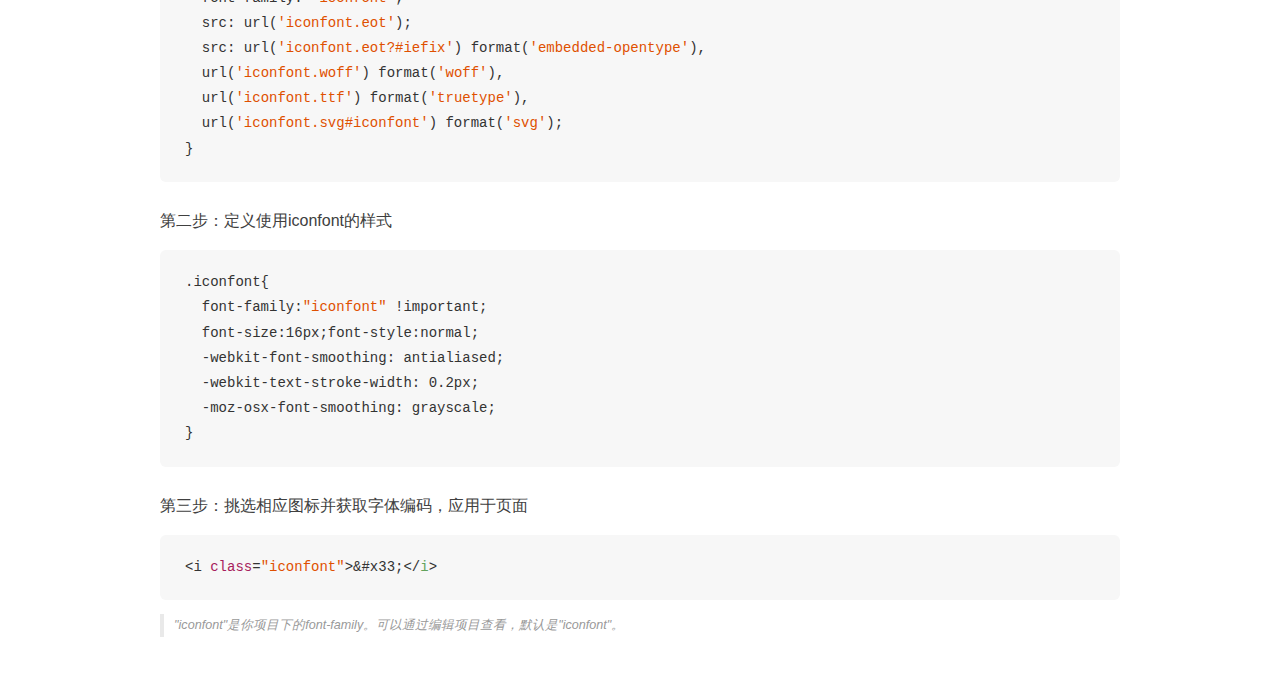
<file: iconfont/iconfont4/demo_unicode.html>
<!DOCTYPE html>
<html>
<head>
    <meta charset="utf-8"/>
    <title>IconFont</title>
    <link rel="stylesheet" href="demo.css">

    <style type="text/css">

        @font-face {font-family: "iconfont";
          src: url('iconfont.eot'); /* IE9*/
          src: url('iconfont.eot#iefix') format('embedded-opentype'), /* IE6-IE8 */
          url('iconfont.woff') format('woff'), /* chrome, firefox */
          url('iconfont.ttf') format('truetype'), /* chrome, firefox, opera, Safari, Android, iOS 4.2+*/
          url('iconfont.svg#iconfont') format('svg'); /* iOS 4.1- */
        }

        .iconfont {
          font-family:"iconfont" !important;
          font-size:16px;
          font-style:normal;
          -webkit-font-smoothing: antialiased;
          -webkit-text-stroke-width: 0.2px;
          -moz-osx-font-smoothing: grayscale;
        }

    </style>
</head>
<body>
    <div class="main markdown">
        <h1>IconFont 图标</h1>
        <ul class="icon_lists clear">
            
                <li>
                <i class="icon iconfont">&#xe60c;</i>
                    <div class="name">看过的</div>
                    <div class="code">&amp;#xe60c;</div>
                </li>
            
                <li>
                <i class="icon iconfont">&#xe6b1;</i>
                    <div class="name">换一批</div>
                    <div class="code">&amp;#xe6b1;</div>
                </li>
            
                <li>
                <i class="icon iconfont">&#xe610;</i>
                    <div class="name">手机</div>
                    <div class="code">&amp;#xe610;</div>
                </li>
            
                <li>
                <i class="icon iconfont">&#xe73b;</i>
                    <div class="name">人民币</div>
                    <div class="code">&amp;#xe73b;</div>
                </li>
            
                <li>
                <i class="icon iconfont">&#xe623;</i>
                    <div class="name">美妆</div>
                    <div class="code">&amp;#xe623;</div>
                </li>
            
                <li>
                <i class="icon iconfont">&#xe628;</i>
                    <div class="name">母婴玩具</div>
                    <div class="code">&amp;#xe628;</div>
                </li>
            
                <li>
                <i class="icon iconfont">&#xe616;</i>
                    <div class="name">家具建材</div>
                    <div class="code">&amp;#xe616;</div>
                </li>
            
                <li>
                <i class="icon iconfont">&#xe629;</i>
                    <div class="name">女装内衣</div>
                    <div class="code">&amp;#xe629;</div>
                </li>
            
                <li>
                <i class="icon iconfont">&#xe62b;</i>
                    <div class="name">汽车配件</div>
                    <div class="code">&amp;#xe62b;</div>
                </li>
            
                <li>
                <i class="icon iconfont">&#xe639;</i>
                    <div class="name">医药保健</div>
                    <div class="code">&amp;#xe639;</div>
                </li>
            
                <li>
                <i class="icon iconfont">&#xe62a;</i>
                    <div class="name">导航</div>
                    <div class="code">&amp;#xe62a;</div>
                </li>
            
                <li>
                <i class="icon iconfont">&#xe61c;</i>
                    <div class="name">手机</div>
                    <div class="code">&amp;#xe61c;</div>
                </li>
            
                <li>
                <i class="icon iconfont">&#xe608;</i>
                    <div class="name">男装</div>
                    <div class="code">&amp;#xe608;</div>
                </li>
            
                <li>
                <i class="icon iconfont">&#xe61a;</i>
                    <div class="name">菜单</div>
                    <div class="code">&amp;#xe61a;</div>
                </li>
            
                <li>
                <i class="icon iconfont">&#xe6b7;</i>
                    <div class="name">心</div>
                    <div class="code">&amp;#xe6b7;</div>
                </li>
            
                <li>
                <i class="icon iconfont">&#xe6cf;</i>
                    <div class="name">购物车</div>
                    <div class="code">&amp;#xe6cf;</div>
                </li>
            
                <li>
                <i class="icon iconfont">&#xe9f1;</i>
                    <div class="name">二维码</div>
                    <div class="code">&amp;#xe9f1;</div>
                </li>
            
                <li>
                <i class="icon iconfont">&#xe600;</i>
                    <div class="name">鞋</div>
                    <div class="code">&amp;#xe600;</div>
                </li>
            
                <li>
                <i class="icon iconfont">&#xe86d;</i>
                    <div class="name">图书音像</div>
                    <div class="code">&amp;#xe86d;</div>
                </li>
            
                <li>
                <i class="icon iconfont">&#xe644;</i>
                    <div class="name">天猫</div>
                    <div class="code">&amp;#xe644;</div>
                </li>
            
                <li>
                <i class="icon iconfont">&#xe674;</i>
                    <div class="name">珠宝</div>
                    <div class="code">&amp;#xe674;</div>
                </li>
            
                <li>
                <i class="icon iconfont">&#xe660;</i>
                    <div class="name">茶杯</div>
                    <div class="code">&amp;#xe660;</div>
                </li>
            
                <li>
                <i class="icon iconfont">&#xe602;</i>
                    <div class="name">心心</div>
                    <div class="code">&amp;#xe602;</div>
                </li>
            
                <li>
                <i class="icon iconfont">&#xe62e;</i>
                    <div class="name">横线</div>
                    <div class="code">&amp;#xe62e;</div>
                </li>
            
                <li>
                <i class="icon iconfont">&#xe619;</i>
                    <div class="name">top</div>
                    <div class="code">&amp;#xe619;</div>
                </li>
            
                <li>
                <i class="icon iconfont">&#xe618;</i>
                    <div class="name">家电</div>
                    <div class="code">&amp;#xe618;</div>
                </li>
            
                <li>
                <i class="icon iconfont">&#xe64a;</i>
                    <div class="name">更多</div>
                    <div class="code">&amp;#xe64a;</div>
                </li>
            
                <li>
                <i class="icon iconfont">&#xe607;</i>
                    <div class="name">生鲜水果</div>
                    <div class="code">&amp;#xe607;</div>
                </li>
            
                <li>
                <i class="icon iconfont">&#xe632;</i>
                    <div class="name">五角星 2</div>
                    <div class="code">&amp;#xe632;</div>
                </li>
            
                <li>
                <i class="icon iconfont">&#xe601;</i>
                    <div class="name">家纺家饰</div>
                    <div class="code">&amp;#xe601;</div>
                </li>
            
                <li>
                <i class="icon iconfont">&#xe60a;</i>
                    <div class="name">充值</div>
                    <div class="code">&amp;#xe60a;</div>
                </li>
            
                <li>
                <i class="icon iconfont">&#xe603;</i>
                    <div class="name">关注</div>
                    <div class="code">&amp;#xe603;</div>
                </li>
            
                <li>
                <i class="icon iconfont">&#xe611;</i>
                    <div class="name">上箭头</div>
                    <div class="code">&amp;#xe611;</div>
                </li>
            
                <li>
                <i class="icon iconfont">&#xe609;</i>
                    <div class="name">面条</div>
                    <div class="code">&amp;#xe609;</div>
                </li>
            
                <li>
                <i class="icon iconfont">&#xe604;</i>
                    <div class="name">购物车</div>
                    <div class="code">&amp;#xe604;</div>
                </li>
            
                <li>
                <i class="icon iconfont">&#xe77f;</i>
                    <div class="name">天猫</div>
                    <div class="code">&amp;#xe77f;</div>
                </li>
            
                <li>
                <i class="icon iconfont">&#xe60b;</i>
                    <div class="name">用户反馈</div>
                    <div class="code">&amp;#xe60b;</div>
                </li>
            
        </ul>
        <h2 id="unicode-">unicode引用</h2>
        <hr>

        <p>unicode是字体在网页端最原始的应用方式，特点是：</p>
        <ul>
        <li>兼容性最好，支持ie6+，及所有现代浏览器。</li>
        <li>支持按字体的方式去动态调整图标大小，颜色等等。</li>
        <li>但是因为是字体，所以不支持多色。只能使用平台里单色的图标，就算项目里有多色图标也会自动去色。</li>
        </ul>
        <blockquote>
        <p>注意：新版iconfont支持多色图标，这些多色图标在unicode模式下将不能使用，如果有需求建议使用symbol的引用方式</p>
        </blockquote>
        <p>unicode使用步骤如下：</p>
        <h3 id="-font-face">第一步：拷贝项目下面生成的font-face</h3>
        <pre><code class="lang-js hljs javascript">@font-face {
  font-family: <span class="hljs-string">'iconfont'</span>;
  src: url(<span class="hljs-string">'iconfont.eot'</span>);
  src: url(<span class="hljs-string">'iconfont.eot?#iefix'</span>) format(<span class="hljs-string">'embedded-opentype'</span>),
  url(<span class="hljs-string">'iconfont.woff'</span>) format(<span class="hljs-string">'woff'</span>),
  url(<span class="hljs-string">'iconfont.ttf'</span>) format(<span class="hljs-string">'truetype'</span>),
  url(<span class="hljs-string">'iconfont.svg#iconfont'</span>) format(<span class="hljs-string">'svg'</span>);
}
</code></pre>
        <h3 id="-iconfont-">第二步：定义使用iconfont的样式</h3>
        <pre><code class="lang-js hljs javascript">.iconfont{
  font-family:<span class="hljs-string">"iconfont"</span> !important;
  font-size:<span class="hljs-number">16</span>px;font-style:normal;
  -webkit-font-smoothing: antialiased;
  -webkit-text-stroke-width: <span class="hljs-number">0.2</span>px;
  -moz-osx-font-smoothing: grayscale;
}
</code></pre>
        <h3 id="-">第三步：挑选相应图标并获取字体编码，应用于页面</h3>
        <pre><code class="lang-js hljs javascript">&lt;i <span class="hljs-class"><span class="hljs-keyword">class</span></span>=<span class="hljs-string">"iconfont"</span>&gt;&amp;#x33;<span class="xml"><span class="hljs-tag">&lt;/<span class="hljs-name">i</span>&gt;</span></span></code></pre>

        <blockquote>
        <p>"iconfont"是你项目下的font-family。可以通过编辑项目查看，默认是"iconfont"。</p>
        </blockquote>
    </div>


</body>
</html>
</file>
<file: css/index.css>
@import url('base.css');

/* 顶部导航开始 */
.iconfonttop{
	font-family:"iconfont" !important;
  font-size:12px;
  font-style:normal;
  color: 
  -webkit-font-smoothing: antialiased;
  -moz-osx-font-smoothing: grayscale;
}
.iconfonttop2{
	font-family:"iconfont" !important;
  font-size:14px;
  font-style:normal;
  color: #ff0036;
  -webkit-font-smoothing: antialiased;
  -moz-osx-font-smoothing: grayscale;
}
.iconfonttop3{
	font-family:"iconfont" !important;
  font-size:24px;
  font-style:normal;
  color: white;
  -webkit-font-smoothing: antialiased;
  -moz-osx-font-smoothing: grayscale;
}
.iconfont3{
	font-family:"iconfont" !important;
  font-size:16px;
  font-style:normal;
  
  -webkit-font-smoothing: antialiased;
  -moz-osx-font-smoothing: grayscale;
}
.iconfont7{
	font-family:"iconfont" !important;
  font-size:30px;
  font-style:normal;
 
  -webkit-font-smoothing: antialiased;
  -moz-osx-font-smoothing: grayscale;
}
.iconfonttop22{
	font-family:"iconfont" !important;
  font-size:18px;
  font-style:normal;
  color: #ff0036;
  -webkit-font-smoothing: antialiased;
  -moz-osx-font-smoothing: grayscale;
}

.wholebox nav{
	width: 100%;
	height: 33px;
	
	background: #f2f2f2;
	border-bottom: 1px solid #d8d5d5;
}
.wholebox nav .nav-body{
	width: 1230px;
	height: 32px;
	background: #f2f2f2;
	margin: 0 auto;
}
/* 顶部导航左 */
.wholebox nav .nav-body .nav-left{
	float: left;
	height: 100%;
	width: 265px;
	background: #f2f2f2;
} 
.wholebox nav .nav-body .nav-left li{
	float: left;
	margin-right: 20px;
	font-size: 12px;
	color: #999999;
	line-height: 32px;
}
.wholebox nav .nav-body .nav-left a{
	color: #999999;
}
.wholebox nav .nav-body .nav-left li:hover a{
    color: #ff0036;
}

/* 顶部导航右 */
.wholebox nav .nav-body .nav-right{
	float: right;
	height: 100%;
	width: 725px;
	background: #f2f2f2;
}
.wholebox nav .nav-body .nav-right li{
	float: right;
	margin-left: 20px;
	font-size: 12px;
	color: #999999;
	line-height: 32px;
	position: relative;
	padding: 0 5px;
}
.wholebox nav .nav-body .nav-right a{
	color: #999999;
}
.wholebox nav .nav-body .nav-right li:hover .wdtb{
     color: #ff0036;
}
.wholebox nav .nav-body .nav-right li:last-child .wdtb:hover{
	border-bottom: 1px solid  #ff0036;
}
.wholebox nav .nav-body .nav-right li:nth-child(5) a:hover{
	border-bottom: 1px solid  #ff0036;
}
.wholebox nav .nav-body .nav-right li:first-child a:hover{
	border-bottom: 1px solid  #ff0036;
}
.wholebox nav .nav-body .nav-right li a .sanjiao{
   float: right;
   width: 0;
   height: 0;
   border-top: 3px  solid #999999;
   border-right: 3px  solid transparent;
   border-bottom: 3px  solid transparent;
   border-left: 3px  solid transparent;
   margin-top: 15px;
   margin-left: 3px;
   transition: all 0.2s;
}
.wholebox nav .nav-body .nav-right li a:hover .sanjiao{
    transform: rotate(180deg)  translateY(3px);
}

.wholebox nav .nav-body .nav-right a .iconfont01{
	float: left;
	/* font-family: 'iconfont1'; */
	font-size: 12px;
	color: red;
	margin-top: 1px;
	margin-right: 5px;
	font-style: normal;
}
.wholebox nav .nav-body .nav-right a .iconfont02{
	float: left;
	/* font-family: 'iconfont1'; */
	font-size: 13px;
	color: red;
	margin-top: 1px;
	margin-right: 5px;
	font-style: normal;
}
.wholebox nav .nav-body .nav-right a .iconfont03{
	float: left;
	/* font-family: 'iconfont1'; */
	font-size: 15px;
	color: red;
	margin-top: 1px;
	margin-right: 5px;
	font-style: normal;
}
.wholebox nav .nav-body .nav-right a .icon-caidan{
	float: left;
	/* font-family: 'iconfont1'; */
	font-size: 15px;
	color: red;
	margin-top: 1px;
	margin-right: 5px;
	font-style: normal;
}
.wholebox nav .nav-body .nav-right  .mytaobao{
	position: absolute;
	top: 32px;
	left: 0;
	width: 96px;
	height: 70px;
	display: flex;
	justify-content: space-between;
	
	background: white;
	box-sizing: border-box;
	padding:  10px;
	padding-top: 5px;
	border-bottom-left-radius: 2px;
	border-bottom-right-radius: 2px;
	/* opacity: 0; */
	display: none;
	border: 1px solid #f2f2f2;

}
.basebox{
	width: 100%;
	height: 8px;
	background: white;
	position: absolute;
	bottom: -2px;
	left: 0;
	display: none;
	z-index: 99;
}
.wholebox nav .nav-body .nav-right  .mytaobao a{
	font-size: 12px;
	color: rgb(102, 102, 102);
	line-height: 10px !important;
	
}
.wholebox nav .nav-body .nav-right  .mytaobao a:hover{
	text-decoration:underline;
	color: #ff0036;
}


.wholebox nav .nav-body .nav-right  .shoucangjia{
	position: absolute;
	top: 32px;
	left: 0;
	width: 96px;
	height: 96px;
	display: flex;
	flex-direction: column;
	justify-content: space-between;
	align-items: center;
	background: white;
	box-sizing: border-box;
	padding: 10px;
	border-bottom-left-radius: 5px;
	border-bottom-right-radius: 5px;
	/* opacity: 0; */
	display: none;
	border: 1px solid #f2f2f2;
}
.wholebox nav .nav-body .nav-right  .shoucangjia a{
	font-size: 12px;
	color: rgb(102, 102, 102);
	border: none !important;
}
.wholebox nav .nav-body .nav-right  .shoucangjia a:hover{
	text-decoration:underline;
	color: #ff0036;
}
.wholebox nav .nav-body .nav-right  .phone{
	position: absolute;
	width: 175px;
	height: 227px;
	left: -48px;
	top: 26px;
	background: white;
	z-index: 30;
	display: none;
}
.wholebox nav .nav-body .nav-right  .phone .phone-tupian{
	width: 175px;
	height: 175px;
	background: url('../img/erweima/erweima.png') 0 0 no-repeat;
	margin-top: 5px;
}
.wholebox nav .nav-body .nav-right  .phone p{
	width: 100%;
	height: 40px;
	box-sizing: border-box;
	margin: 0 15px;
	background: url('../img/erweima/erweima.png') center bottom no-repeat;
	line-height: 35px;
}
/* .wholebox nav .nav-body .nav-right  .phone b{
	position: absolute;
	left: 50%;
	top: -10px;
	width: 0;
	height: 0;
	border:5px solid dashed;
	background: white;

} */
.wholebox nav .nav-body .nav-right  .sellerzhichi{
	width: 122px;
	overflow: hidden;
	position: absolute;
	top: 33px;
	right: 0;
	background: white;
	padding: 8px 10px;
	z-index: 90;
	display: none;
	padding-top: 0;
	border: 1px solid #f2f2f2;
}
.wholebox nav .nav-body .nav-right  .sellerzhichi li{
	width: 100%;
	border-bottom: 1px dotted rgb(130, 119, 119);
	
}
.wholebox nav .nav-body .nav-right  .sellerzhichi h3{
	width: 100%;
	height: 20px;
	margin-bottom: 5px;
	font-size: 12px;
	margin-left: 4px;
}
.wholebox nav .nav-body .nav-right  .sellerzhichi a{
	display: inline-block;
	color: rgb(102, 102, 102);
	font-size: 12px;
	width: 48px;
	height: 22px;
	border: none !important;
	line-height: 22px;
}
.wholebox nav .nav-body .nav-right  .sellerzhichi a:hover{
	color: rgb(255, 0, 54);
	text-decoration: underline;
}
.wholebox nav .nav-body .nav-right  .sellerzhichi a:nth-last-child(even){
	float: left;
	margin-left: 4px;
}
.wholebox nav .nav-body .nav-right  .sellerzhichi a:nth-last-child(odd){
	float: right;
	margin-right: 4px;
}


/* 网站导航开始 */
.wholebox nav .nav-body .nav-right .nav_website{
	position: absolute;
	right: 0;
	top: 33px;
	width: 1200px;
	height: 200px;
	background: white;
	padding: 25px;
	justify-content: space-between;
	z-index: 99;
	display: none;
	border-bottom: 1px solid rgb(238, 238, 238);
	border-left: 1px solid rgb(238, 238, 238);
	border-right: 1px solid rgb(238, 238, 238);

}

.wholebox nav .nav-body .nav-right .nav_website .hot_nav{
	width: 275px;
	height: 200px;
	padding-left: 30px;
	float: left;
}
.wholebox nav .nav-body .nav-right .nav_website .hot_nav h2{
	color: rgb(245, 106, 0);
	font-size: 16px;
    /* padding-bottom: 8px; */
}
.wholebox nav .nav-body .nav-right .nav_website .hot_nav  ul{
	width: 100%;
}
.wholebox nav .nav-body .nav-right .nav_website .hot_nav  li{
    width: calc(100%/3);
    height: 20px;
    padding: 6px 0;
    float: left;
    margin: 0;
    display: flex;
    align-items: center;
}
.wholebox nav .nav-body .nav-right .nav_website .hot_nav  li a{
    color: rgb(102, 102, 102);
    font-size: 12px;
    border: none;
    height: 15px;
    /* box-sizing: border-box; */
}
.wholebox nav .nav-body .nav-right .nav_website .hot_nav  li a:hover{
	/* border-bottom: 1px solid red; */
	text-decoration: underline;
	color: #f56a00;
}


.wholebox nav .nav-body .nav-right .nav_website .market_nav{
	width: 375px;
	height: 200px;
	padding-left: 30px;
	float: left;
	border-right: 1px solid #f5f5f5;
	border-left: 1px solid #f5f5f5;
	float: left;
}
.wholebox nav .nav-body .nav-right .nav_website .market_nav h2{
	color: rgb(34, 99, 212);
	font-size: 16px;
    /* padding-bottom: 8px; */
}
.wholebox nav .nav-body .nav-right .nav_website .market_nav  ul{
	width: 100%;
}
.wholebox nav .nav-body .nav-right .nav_website .market_nav  li{
    width: calc(100%/4);
    height: 20px;
    padding: 6px 0;
    float: left;
    margin: 0;
     display: flex;
    align-items: center;
}
.wholebox nav .nav-body .nav-right .nav_website .market_nav  li a{
    color: rgb(102, 102, 102);
    font-size: 12px;
    border: none;
}
.wholebox nav .nav-body .nav-right .nav_website .market_nav  li a:hover{
	color:rgb(34, 99, 212);
	text-decoration: underline;
	/* border-bottom: 1px solid red; */
}



.wholebox nav .nav-body .nav-right .nav_website .brand_nav{
	width: 270px;
	height: 200px;
	padding-left: 30px;
	float: left;
	border-right: 1px solid #f5f5f5;
	float: left;
}
.wholebox nav .nav-body .nav-right .nav_website .brand_nav h2{
	color: rgb(0, 0, 0);
	font-size: 16px;
    /* padding-bottom: 8px; */
}
.wholebox nav .nav-body .nav-right .nav_website .brand_nav  ul{
	width: 100%;
}
.wholebox nav .nav-body .nav-right .nav_website .brand_nav  li{
    width: calc(100%/3);
    height: 20px;
    padding: 6px 0;
    float: left;
    margin: 0;
     display: flex;
    align-items: center;
}
.wholebox nav .nav-body .nav-right .nav_website .brand_nav  li a{
    color: rgb(102, 102, 102);
    font-size: 12px;
    border: none;
}
.wholebox nav .nav-body .nav-right .nav_website .brand_nav  li a:hover{
	color: rgb(0, 0, 0);
	text-decoration: underline;
}

.wholebox nav .nav-body .nav-right .nav_website .help_nav{
	width: 155px;
	height: 200px;
	padding-left: 30px;
	float: left;
	border-right: 1px solid #f5f5f5;
	float: left;
}
.wholebox nav .nav-body .nav-right .nav_website .help_nav h2{
	color: rgb(0, 0, 0);
	font-size: 16px;
    /* padding-bottom: 8px; */
}
.wholebox nav .nav-body .nav-right .nav_website .help_nav  ul{
	width: 100%;
}
.wholebox nav .nav-body .nav-right .nav_website .help_nav  li{
    width: calc(100%/1);
    height: 20px;
    padding: 6px 0;
    float: left;
    margin: 0;
     display: flex;
    align-items: center;
}
.wholebox nav .nav-body .nav-right .nav_website .help_nav  li a{
    color: rgb(102, 102, 102);
    font-size: 12px;
    border: none;
}
.wholebox nav .nav-body .nav-right .nav_website .help_nav  li a:hover{
	color: rgb(0, 0, 0);
	text-decoration: underline;
}













.wholebox nav .nav-body .nav-right li a .sanjiao{
   float: right;
   width: 0;
   height: 0;
   border-top: 4px  solid #999999;
   border-right: 4px  solid transparent;
   border-bottom: 4px  solid transparent;
   border-left: 4px  solid transparent;
   margin-top: 15px;
   margin-left: 3px;
   transition: all 0.2s;
}
.wholebox nav .nav-body .nav-right li a:hover .sanjiao{
    transform: rotate(180deg)  translateY(3px);
}

/* 头部开始 */
header{
	width: 100%;
	height: 130px;
	/* background: orange; */
}
header .headertop{
     width: 1230px;
     height: 100%;
     background: white;
     margin: 0 auto;

}
header .headertop .headleft{
	 float: left;
     width: 200px;
     height: 100%;
}
header .headertop .headerright{
	 float: left;
     width: 628px;
     height: 70px;
     /* background: red; */
     margin-left: 117px;
     margin-top: 37px;
     overflow: hidden;
}
header .headertop .headerright .sousuokuang{
	float: left;
	width: 483px;
	height: 36px;
	outline: none;
	border: 2px solid #ff0036;
	border-right: none;
	padding-left: 8px;
	/* font-size: 14px; */
}
header .headertop .headerright .list{

	width: 626px;
	height: 30px;
	/* background: red; */
	margin-top: 40px;
}
header .headertop .headerright .list li{
	margin-top: 5px;
	float: left;
	padding: 0 13px;
	border-left: 1px solid #cccccc;
}
header .headertop .headerright .list li:first-child{
    padding-left: 0;
    border-left: none;
}
header .headertop .headerright .list li a{
	font-size: 16px;
    color: #999999;
}
header .headertop .headerright .list li:first-child a{
	color: #ff0036;
}
header .headertop .headerright .list li:nth-child(4) a{
	color: #ff0036;
}
header .headertop .headerright .list li:nth-child(7) a{
	color: #ff0036;
}
header .headertop .headerright .list li:last-child a{
	color: #ff0036;
}

header .headertop .headerright .sousuobutton{
	float: left;
	width: 132px;
	height: 40px;
	cursor: pointer;
	background: #ff0036;
	outline: none;
	border: 1px solid #ff0036;
	font-size: 18px;
	color: white;
	font-weight: 700;
}

/* 主体开始 */
.wholebox .bigbox{
	width: 100%;
	height: 535px;
	/* background: red; */
}
.wholebox .bigbox .bigboxhead{
	width: 100%;
	height: 35px;
/*    background: white;*/
    border-bottom: 1px solid #ff0036;
}
.wholebox .bigbox .bigboxbody{
	width: 100%;
	height: 500px;
	background: #0865e5;
}
.wholebox .bigbox .bigboxhead .main-nav{
	width: 1230px;
	height: 100%;
/*	background: white;*/
	margin: 0 auto;
}
.wholebox .bigbox .bigboxhead .main-nav .navleft{
	width: 200px;
	height: 100%;
	float: left;
	background: red;
	font-size: 16px;
	color: white;
	/* text-align: center; */
	line-height: 35px;
}
.wholebox .bigbox .bigboxhead .main-nav .navright{
	width: 880px;
	height: 100%;
	float: left;
/*	background: white*/
}
.wholebox .bigbox .bigboxhead .main-nav .navright li{
	float: left;
	margin-right: 20px;
	line-height: 35px;
	font-size: 16px;
}
.wholebox .bigbox .bigboxhead .main-nav .navright li:hover a{
	color: #ff0036;
}

.wholebox .bigbox .bigboxhead .main-nav .navright li:first-child{
	margin-left: 10px;
}
.wholebox .bigbox .bigboxhead .main-nav .navright li a{
	color: black;
}
.wholebox .bigbox .bigboxbody .banner{
	width: 1230px;
	height: 100%;
	/* background: black; */
	margin: 0 auto;
	position: relative;
}


.banner-list{
	width: 1230px;
	height: 100%;
	/* background: green; */
}
.banner-list li{
	width: 1230px;
	height: 100%;
	/* background: green; */
	position: absolute;
	left: 0;
	right: 0;
	display: none;
	/* opacity: 0;
	transition: all 0.5s; */
}
.banner-list li a{
	display: block;
	float: right;
}
.banner .bashou-left,.banner .bashou-right{
	width: 27px;
	height: 30px;
	
	color: #c4b2af;
	cursor: pointer;
	

}


/* banner选择按钮  */
.circle{
	width: 200px;
	height: 5px;
	/* background: pink; */
	position: absolute;
    left: 0;
    right: 0;
    margin-left: auto;
    margin-right: auto;
    bottom: 26px;
}
.circle .xiaoyuan{
	width: 200px;
	height: 5px;
	/* background: green; */

}
.circle .xiaoyuan li{
	float: left;
	width: 25px;
	height: 5px;
	background: #32393b;
	opacity: 0.5;
	margin-right: 8px;
}
.circle .xiaoyuan li:last-child{
	margin-right: 0px;
}
.circle .xiaoyuan li:hover{
     cursor: pointer;
	background: #a4aaae;
}




/* 左侧导航栏 */
.menu{
	width: 200px;
	height: 100%;
	position: absolute;
	left: 0;
	top: 0;
	background: rgba(112, 108, 106, 0.3);
}
.menu .list{
	width: 100%;
	height: 500px;
	/* background: blue; */
	/* padding-top: 20px;
	padding-bottom: 20px; */
	position: relative;
}
.menu .list .list-box{
	width: 100%;
	height: 31.19px;
	/* background: green; */
	color: white;
	line-height: 31.19px;
	
   
}
.menu .list .list-box a{
	/* display: block;
	padding-left: 30px;
	padding-top: 10.5px;
	cursor: pointer; */
	color: white;
	font-size: 14px;
}
.menu .list .list-box:hover{
	background: white;
}
.menu .list .list-box:hover a,.menu .list .list-box:hover i{
	color: pink;
}

.menu .list .list-box:nth-child(2):hover a,.menu .list .list-box:nth-child(2):hover i{
	color: #3883df;
}
.menu .list .list-box:nth-child(3):hover a,.menu .list .list-box:nth-child(3):hover i{
	color: #2cad7b;
}
.menu .list .list-box:nth-child(4):hover a,.menu .list .list-box:nth-child(4):hover i{
	color: #26571e;
}
.menu .list .list-box:nth-child(5):hover a,.menu .list .list-box:nth-child(5):hover i{
	color: #d51d5e;
}.menu .list .list-box:nth-child(6):hover a,.menu .list .list-box:nth-child(6):hover i{
	color: #175a98;
}.menu .list .list-box:nth-child(7):hover a,.menu .list .list-box:nth-child(7):hover i{
	color: #cc8b25;
}.menu .list .list-box:nth-child(8):hover a,.menu .list .list-box:nth-child(8):hover i{
	color: #e9a014;
}.menu .list .list-box:nth-child(9):hover a,.menu .list .list-box:nth-child(9):hover i{
	color: #d51d5e;
}.menu .list .list-box:nth-child(10):hover a,.menu .list .list-box:nth-child(10):hover i{
	color: #2cad7b;
}.menu .list .list-box:nth-child(11):hover a,.menu .list .list-box:nth-child(11):hover i{
	color: #26571e;
}.menu .list .list-box:nth-child(12):hover a,.menu .list .list-box:nth-child(12):hover i{
	color: #d51d5e;
}.menu .list .list-box:nth-child(13):hover a,.menu .list .list-box:nth-child(13):hover i{
	color: #175a98;
}.menu .list .list-box:nth-child(14):hover a,.menu .list .list-box:nth-child(14):hover i{
	color: #cc8b25;
}


.iconfont1{
	float: left;
	width: 15px;
	height: 12px;
	
	font-family: 'iconfont' ;
	/* font-size: 15px; */
     line-height: 35px;
     margin-left: 15px;
     margin-top: 5px;
	color: white;
	font-style: normal;
}
.iconfont2{
	float: left;
	width: 16px;
	height: 18px;
	
	font-family: 'iconfont' ;
	font-size: 15px;
     /* line-height: 35px; */
     margin-left: 15px;
     margin-top: 2px;
	color: #aba9a8;
	font-style: normal;
}

/* **************************************************************************************** */
.main{
	width: 100%;
	height: 6312px;
	background: #f5f5f5;
	padding-top: 40px;
}
/* **************************************************************************************** */
/* 导航1开始 */
.main .daogou1{
	width: 1230px;
	height: 371px;
	margin: 0 auto;
}
.main .daogou1 .left{
	float: left;
	width: 234px;
	height: 100%;
	background: white;
	margin-right: 13px;

}
.main .daogou1 .left .up {
	width: 100%;
	height: 54px;
	line-height: 54px;
}
.main .daogou1 .left .up .a{
	display: inline-block;
	font-size: 18px;
	font-weight: 700;
	color: #333333;
	margin-left: 10px;
}
.main .daogou1 .left .up .b{
	display: inline-block;
	font-size: 14px;
	font-weight: 700;
	color: #333333;
	margin-left: 10px;
}

.main .daogou1 .left .down{
    width: 234px;
    height: 317px;
    /* background: yellow; */
}
.main .daogou1 img{
    width: 100%;
    height: 100%;
    /* background: yellow; */
}
.main .daogou1 .left .down:hover img{
    opacity: 0.6;
}
.main .daogou1 .center{
	float: left;
	width: 487px;
	height: 100%;
	background: white;
	margin-right: 11px;
}
.main .daogou1 .center .up{
	width: 100%;
	height: 54px;
	line-height: 54px;
}
.main .daogou1 .center .up .a{
	display: inline-block;
	font-size: 18px;
	font-weight: 700;
	color: #333333;
	margin-left: 10px;
}
.main .daogou1 .center .up .b{
	display: inline-block;
	font-size: 14px;
	font-weight: 700;
	color: #333333;
	margin-left: 10px;
}

.main .daogou1 .center .down{
    width: 100%;
    height: 317px;
    /* background: yellow; */
}
.main .daogou1 .center .down:hover img{
    opacity: 0.7;
}
.main .daogou1 .right{
	float: left;
	width: 485px;
	height: 100%;
	background: white;
}
.main .daogou1 .right .up .a{
	display: inline-block;
	font-size: 18px;
	font-weight: 700;
	color: #333333;
	margin-left: 10px;
}
.main .daogou1 .right .up .b{
	display: inline-block;
	font-size: 14px;
	font-weight: 700;
	color: #333333;
	margin-left: 10px;
}
.main .daogou1 .right .up{
	width: 100%;
	height: 54px;
	line-height: 54px;
}
.main .daogou1 .right .down{
    width: 100%;
    height: 317px;
    /* background: yellow; */
}
.main .daogou1 .right .down:hover img{
    opacity: 0.7;
}
/* **************************************************************************************** */
/* 品牌框开始 */
.main .brand{
	width: 1230px;
	height: 327px;
	/* background: yellow; */
	margin: 0 auto;
	margin-top: 14px;
}
.main .brand .list li{
	position: relative;
	float: left;
    width: 122px;
    height: 108px;
    margin-right: 1px;
    margin-bottom: 1px;
    transition: all 2s;
    
}
.main .brand .list li a{
	width: 100%;
	height: 100%;
	position: absolute;
	left: 0;
	top: 0;
	z-index: 1;
	background: rgba(0, 0, 0, 0.8);
	transition: all 0.3s;
	opacity: 0;
	color: black;
}

.main .brand .list li a:hover{
	opacity: 1;	
}


.main .brand .list li a .up{
	color: #fff;
	text-align: center;
	line-height: 90px;
	height: 60px;
	font-size: 12px;
}
.main .brand .list li a .down{
	text-align: center;
	height: 32px;

}
.main .brand .list li a .down span{
	display: inline-block;
	width: 68px;
	height: 18px;
	font-size: 10px;
	line-height: 16px;
	background: #FF0036;
	border-radius: 9px;
	color: white;
}


/* **************************************************************************************** */
/* 天猫超市样式 */
.main .tm-tianmaochaoshi{
	width: 1230px;
	height: 665px;
	background: #f5f5f5;
	margin: 0 auto;
	margin-top: 20px;
}
.main .tm-tianmaochaoshi .header {
	height: 47px;
	width: 100%;

}
.main .tm-tianmaochaoshi .header .head-left{
	float: left;
	width: 298px;
	height: 25px;
	/* background: yellow; */
	margin-top: 4px;
}
.main .tm-tianmaochaoshi .header .head-left img{
	display: block;
	width: 214px;
	height: 25px;
}

.main .tm-tianmaochaoshi .header .head-right{
	float: right;
	width: 635px;
	height: 25px;
	/* background: yellow; */
	margin-top: 6px;
}
.main .tm-tianmaochaoshi .header .head-right li{
	float: left;
	margin-right: 26px;
}
.main .tm-tianmaochaoshi .header .head-right li a{
	display: block;
	font-size: 14px;
	color: #000000;
	padding-bottom: 2px;
	border-bottom: 1px solid #f5f5f5;
}
.main .tm-tianmaochaoshi .header .head-right li:hover a{
	border-bottom: 1px solid black;
}
.main .tm-tianmaochaoshi .header .head-right li:last-child {
	margin-right: 0;
}
.main .tm-tianmaochaoshi .body{
	width: 100%;
	height: 618px;

}
.main .tm-tianmaochaoshi .body .left{
	position: relative;
	float: left;
	height: 100%;
	width: 235px;
	transition: all 0.3s;
}
.main .tm-tianmaochaoshi .body .left img{
	transition: all 0.3s;
}
.main .tm-tianmaochaoshi .body .left .xfkuang{
	position: absolute;
	width: 218px;
	height: 64px;
	left: 0;
	bottom: 20%;
}
.main .tm-tianmaochaoshi .body .left .xfkuang .xf-left{
	float: left;
	width: 70px;
	height: 64px;
	background: rgba(0,0,0,.9);
		text-align: center;
	vertical-align: middle;
}
.main .tm-tianmaochaoshi .body .left .xfkuang .xf-left .left-title{
	display: inline-block;
	width: 36px;
	height: 48px;
	font-size: 18px;
	overflow: hidden;
	color: white;
	margin-top: 8px;
}
.main .tm-tianmaochaoshi .body .left .xfkuang .xf-right{
	float: left;
	width: 128px;
	height: 64px;
	background: rgba(0,0,0,.6);
	text-align: center;
	vertical-align: middle;
}
.main .tm-tianmaochaoshi .body .left .xfkuang .xf-right .right-title{
	display: inline-block;
	width: 114px;
	height: 24px;
	font-size: 18px;
	overflow: hidden;
	color: white;
	


}
.main .tm-tianmaochaoshi .body .left .xfkuang .xf-right .right-title:first-child{
	padding-top: 8px;
}
.iconfont08{
   	position: absolute;
	/* font-family: 'iconfont1' */
	font-size: 40px;
	color: white;
	right: 21px;
	bottom: 35px;
	font-style: normal;
	height: 25px;
}
.main .tm-tianmaochaoshi .body .left:hover img{
	opacity: 0.7;
}

.main .tm-tianmaochaoshi .body .left img{
	display: block;
	width: 235px;
	height: 618px;
}
.main .tm-tianmaochaoshi .body .right{
	float: left;
	height: 100%;
	width: 995px;
	background: #f5f5f5;

}
.main .tm-tianmaochaoshi .body .right img{
	display: block;
	width: 185px;
	height: 185px;
	margin-left: 25.5px;
	margin-top: 20px;
}
.main .tm-tianmaochaoshi .body .right li{
	float: left;
	width: 234px;
	height: 300px;
	margin-bottom: 14px;
	margin-left: 12.75px;
	border: 1px solid white;
	background: white;
}
.main .tm-tianmaochaoshi .body .right li:hover{
	border: 1px solid red;
}
.main .tm-tianmaochaoshi .body .right .first:hover{
	border: none;
}
.main .tm-tianmaochaoshi .body .right li:hover img{
	opacity: 0.7;
}
.main .tm-tianmaochaoshi .body .right li .up{
	text-align: center;
	width: 135px;
	height: 40px;
	margin: 8px auto;
	font-size: 14px;
	color: #333;
	line-height: 20px;
	overflow: hidden;
}
.main .tm-tianmaochaoshi .body .right li .down{
	text-align: center;
	font-size: 18px;
	margin-top: 10px;
	color: #FF0036;
}
.main .tm-tianmaochaoshi .body .right .first{
	width: 484px;
	height: 302px;
	background: white;
	border: none;
}
.main .tm-tianmaochaoshi .body .right .first:hover .tu1{
    opacity: 0.7;
}

.main .tm-tianmaochaoshi .body .right .first .content{
	width: 462px;
	height: 282px;
	margin-left: 10px;
	margin-top: 10px;
	/* background: yellow; */
	box-shadow: 0 3px 10px 1px rgba(241, 241, 241, 1);
}
.main .tm-tianmaochaoshi .body .right .first .content .head{
	width: 462px;
	height: 57px;

}
.main .tm-tianmaochaoshi .body .right .first .content .head li:first-child{
	line-height: 57px;
	text-align: center;
	float: left;
	width: 231px;
	height: 57px;
	background: #f1f1f1;
	margin: 0;
	border: none;
	cursor: pointer;
}
.main .tm-tianmaochaoshi .body .right .first .content .head li:last-child{
	line-height: 57px;
	text-align: center;
	float: left;
	width: 231px;
	height: 57px;
	background:#f1f1f1;
	margin: 0;
	border: none;
	cursor: pointer;
}
.main .tm-tianmaochaoshi .body .right .first .content .head li {
	font-size: 18px;
	color: black;
}

/* .main .tm-tianmaochaoshi .body .right .first .content .head li:hover {
	color: white;
	background: #00b262;
	
} */
.tm-dis{
	color: white !important;
	background: #00b262 !important;
}



.main .tm-tianmaochaoshi .body .right .first .content .body .left1{
	width: 100%;
	height: 225px;
	background: white;
}
.main .tm-tianmaochaoshi .body .right .first .content .body .left1 .aa{
	float: left;
	position: absolute;
	margin-top: 86px;
	width: 291px;
	height: 87px;
    opacity: 0.7;
	background: #f1f1f1;
}
.main .tm-tianmaochaoshi .body .right .first .content .body .left1 .aa .up1{
	margin-top: 8px;
	margin-left: 26px;
}
.main .tm-tianmaochaoshi .body .right .first .content .body .left1 .aa .up1 .tu2{
	float: left;
	display: block;
	width: 23px;
	height: 23px;
	margin: 0;
	margin-top: 5px;
}
.main .tm-tianmaochaoshi .body .right .first .content .body .left1 .aa .up1 span{
	font-size: 24px;
	font-weight: 700;
	color: #00B262;
	margin-left: 8px;
}
.main .tm-tianmaochaoshi .body .right .first .content .body .left1 .aa .down1 span{
	font-size: 20px;
	letter-spacing: 1px;
	margin-left: 26px;
	color: black;
}

.main .tm-tianmaochaoshi .body .right .first .content .body .left1 .tu1{
	margin-top: 10px;
	margin-right: 30px;
	float: right;
	display: block;
	width: 200px;
	height: 200px;
}

















.main .tm-tianmaochaoshi .body .right .first .content .body .tu1{
	display: block;
	width: 200px;
	height: 200px;
}

.main .tm-tianmaochaoshi .body .right .first .content .body .right{
	position: relative;
	width: 100%;
	height: 225px;
	background: white;
	display: none;
}
.main .tm-tianmaochaoshi .body .right .first .content .body .right .aa{
	float: left;
	position: absolute;
	margin-top: 86px;
	width: 291px;
	height: 87px;
    opacity: 0.7;
	background: #f1f1f1;
}
.main .tm-tianmaochaoshi .body .right .first .content .body .right .aa .up1{
	margin-top: 8px;
	margin-left: 26px;
}
.main .tm-tianmaochaoshi .body .right .first .content .body .right .aa .up1 .tu2{
	float: left;
	display: block;
	width: 23px;
	height: 23px;
	margin: 0;
	margin-top: 5px;
}
.main .tm-tianmaochaoshi .body .right .first .content .body .right .aa .up1 span{
	font-size: 24px;
	font-weight: 700;
	color: #00B262;
	margin-left: 8px;
}
.main .tm-tianmaochaoshi .body .right .first .content .body .right .aa .down1 span{
	font-size: 20px;
	letter-spacing: 1px;
	margin-left: 26px;
	color: black;
}

.main .tm-tianmaochaoshi .body .right .first .content .body .right .tu1{
	margin-top: 10px;
	margin-right: 30px;
	float: right;
	display: block;
	width: 200px;
	height: 200px;
}



/* 天猫国际开始 */
.main .tianmaoguoji{
	width: 1230px;
	height: 665px;
	background: #f5f5f5;
	margin: 0 auto;
	margin-top: 20px;
}
.main .tianmaoguoji .header {
	height: 47px;
	width: 100%;

}
.main .tianmaoguoji .header .head-left{
	float: left;
	width: 298px;
	height: 25px;
	/* background: yellow; */
	margin-top: 4px;
}
.main .tianmaoguoji .header .head-left img{
	display: block;
	width: 214px;
	height: 25px;
}



.main .tianmaoguoji .header .head-right{
	float: right;
	width: 242px;
	height: 25px;
	/* background: yellow; */
	margin-top: 6px;
}
.main .tianmaoguoji .header .head-right li{
	float: left;
	margin-right: 26px;
}
.main .tianmaoguoji .header .head-right li a{
	display: block;
	font-size: 14px;
	color: #000000;
	padding-bottom: 2px;
	border-bottom: 1px solid #f5f5f5;
}
.main .tianmaoguoji .header .head-right li:hover a{
	border-bottom: 1px solid black;
}
.main .tianmaoguoji .header .head-right li:last-child {
	margin-right: 0;
}
.main .tianmaoguoji .body{
	width: 100%;
	height: 618px;

}
.main .tianmaoguoji .body .left{
	float: left;
	height: 100%;
	width: 235px;
	transition: all 0.3s;
}
.main .tianmaoguoji .body .left .up{
	width: 235px;
	height: 301px;
}
.main .tianmaoguoji .body .left .down{
	margin-top: 16px;
	width: 235px;
	height: 301px;
}
.main .tianmaoguoji .body .left .up:hover{
	opacity: 0.7;
}
.main .tianmaoguoji .body .left .down:hover{
	opacity: 0.7;
}
.main .tianmaoguoji .body .left img{
	display: block;
	width: 235px;
	height: 301px;
}

.main .tianmaoguoji .body .right{
	float: left;
	height: 100%;
	width: 995px;
	background: #f5f5f5;

}
.main .tianmaoguoji .body .right img{
	display: block;
	width: 185px;
	height: 185px;
	margin-left: 25.5px;
	margin-top: 20px;
}
.main .tianmaoguoji .body .right li{
	float: left;
	width: 234px;
	height: 300px;
	margin-bottom: 14px;
	margin-left: 12.75px;
	border: 1px solid white;
	background: white;
}
.main .tianmaoguoji .body .right li:hover{
	border: 1px solid red;
}
.main .tianmaoguoji .body .right li:hover img{
	opacity: 0.7;
}
.main .tianmaoguoji .body .right li .up{
	text-align: center;
	width: 135px;
	height: 40px;
	margin: 8px auto;
	font-size: 14px;
	color: #333;
	line-height: 20px;
	overflow: hidden;
}
.main .tianmaoguoji .body .right li .down{
	text-align: center;
	font-size: 18px;
	margin-top: 10px;
	color: #FF0036;
}

/* 天猫美丽人生开始 */
.main .meilirensheng{
	width: 1230px;
	height: 665px;
	background: #f5f5f5;
	margin: 0 auto;
	margin-top: 20px;
}
.main .meilirensheng .header {
	height: 47px;
	width: 100%;

}
.main .meilirensheng .header .head-left{
	float: left;
	width: 232px;
	height: 25px;
	/* background: yellow; */
	margin-top: 4px;
}
.main .meilirensheng .header .head-left .a{
	display: inline-block;
	padding-left: 13px;
	font-size: 18px;
	color: #000000;
	border-left: 5px solid #ea5f8d;
}
.main .meilirensheng .header .head-left .b{
	display: inline-block;
	font-size: 14px;
	color: #000000;
	margin-left: 11px;
}


.main .meilirensheng .header .head-right{
	float: right;
	width: 598px;
	height: 25px;
	/* background: yellow; */
	margin-top: 6px;
}
.main .meilirensheng .header .head-right li{
	float: left;
	margin-right: 26px;
}
.main .meilirensheng .header .head-right li a{
	display: block;
	font-size: 14px;
	color: #000000;
	padding-bottom: 2px;
	border-bottom: 1px solid #f5f5f5;
}
.main .meilirensheng .header .head-right li:hover a{
	border-bottom: 1px solid black;
}
.main .meilirensheng .header .head-right li:last-child {
	margin-right: 0;
}
.main .meilirensheng .body{
	width: 100%;
	height: 618px;

}
.main .meilirensheng .body .left{
	float: left;
	height: 100%;
	width: 235px;
	transition: all 0.3s;
}
.main .meilirensheng .body .left:hover{
	opacity: 0.7;
}
.main .meilirensheng .body .left img{
	display: block;
	width: 235px;
	height: 618px;
}
.main .meilirensheng .body .right{
	float: left;
	height: 100%;
	width: 995px;
	background: #f5f5f5;

}
.main .meilirensheng .body .right img{
	display: block;
	width: 185px;
	height: 185px;
	margin-left: 25.5px;
	margin-top: 20px;
}
.main .meilirensheng .body .right li{
	float: left;
	width: 234px;
	height: 300px;
	margin-bottom: 14px;
	margin-left: 12.75px;
	border: 1px solid white;
	background: white;
}
.main .meilirensheng .body .right li:hover{
	border: 1px solid red;
}
.main .meilirensheng .body .right li:hover img{
	opacity: 0.7;
}
.main .meilirensheng .body .right li .up{
	text-align: center;
	width: 135px;
	height: 40px;
	margin: 8px auto;
	font-size: 14px;
	color: #333;
	line-height: 20px;
	overflow: hidden;
}
.main .meilirensheng .body .right li .down{
	text-align: center;
	font-size: 18px;
	margin-top: 10px;
	color: #FF0036;
}

/* 潮电酷玩样式 */
.main .chaodiankuwan{
	width: 1230px;
	height: 665px;
	background: #f5f5f5;
	margin: 0 auto;
	margin-top: 20px;
}
.main .chaodiankuwan .header {
	height: 47px;
	width: 100%;

}
.main .chaodiankuwan .header .head-left{
	float: left;
	width: 232px;
	height: 25px;
	/* background: yellow; */
	margin-top: 4px;
}
.main .chaodiankuwan .header .head-left .a{
	display: inline-block;
	padding-left: 13px;
	font-size: 18px;
	color: #000000;
	border-left: 5px solid #ea5f8d;
}
.main .chaodiankuwan .header .head-left .b{
	display: inline-block;
	font-size: 14px;
	color: #000000;
	margin-left: 11px;
}


.main .chaodiankuwan .header .head-right{
	float: right;
	width: 635px;
	height: 25px;
	/* background: yellow; */
	margin-top: 6px;
}
.main .chaodiankuwan .header .head-right li{
	float: left;
	margin-right: 26px;
}
.main .chaodiankuwan .header .head-right li a{
	display: block;
	font-size: 14px;
	color: #000000;
	padding-bottom: 2px;
	border-bottom: 1px solid #f5f5f5;
}
.main .chaodiankuwan .header .head-right li:hover a{
	border-bottom: 1px solid black;
}
.main .chaodiankuwan .header .head-right li:last-child {
	margin-right: 0;
}
.main .chaodiankuwan .body{
	width: 100%;
	height: 618px;

}
.main .chaodiankuwan .body .left{
	float: left;
	height: 100%;
	width: 235px;
	transition: all 0.3s;
}
.main .chaodiankuwan .body .left:hover{
	opacity: 0.7;
}
.main .chaodiankuwan .body .left img{
	display: block;
	width: 235px;
	height: 618px;
}
.main .chaodiankuwan .body .right{
	float: left;
	height: 100%;
	width: 995px;
	background: #f5f5f5;

}
.main .chaodiankuwan .body .right img{
	display: block;
	width: 185px;
	height: 185px;
	margin-left: 25.5px;
	margin-top: 20px;
}
.main .chaodiankuwan .body .right li{
	float: left;
	width: 234px;
	height: 300px;
	margin-bottom: 14px;
	margin-left: 12.75px;
	border: 1px solid white;
	background: white;
}
.main .chaodiankuwan .body .right li:hover{
	border: 1px solid red;
}
.main .chaodiankuwan .body .right li:hover img{
	opacity: 0.7;
}
.main .chaodiankuwan .body .right li .up{
	text-align: center;
	width: 135px;
	height: 40px;
	margin: 8px auto;
	font-size: 14px;
	color: #333;
	line-height: 20px;
	overflow: hidden;
}
.main .chaodiankuwan .body .right li .down{
	text-align: center;
	font-size: 18px;
	margin-top: 10px;
	color: #FF0036;
}


/* 居家生活开始 */
.main .jujiashenghuo{
	width: 1230px;
	height: 665px;
	background: #f5f5f5;
	margin: 0 auto;
	margin-top: 20px;
}
.main .jujiashenghuo .header {
	height: 47px;
	width: 100%;

}
.main .jujiashenghuo .header .head-left{
	float: left;
	width: 242px;
	height: 25px;
	/* background: yellow; */
	margin-top: 4px;
}
.main .jujiashenghuo .header .head-left .a{
	display: inline-block;
	padding-left: 13px;
	font-size: 18px;
	color: #000000;
	border-left: 5px solid #ea5f8d;
}
.main .jujiashenghuo .header .head-left .b{
	display: inline-block;
	font-size: 14px;
	color: #000000;
	margin-left: 11px;
}


.main .jujiashenghuo .header .head-right{
	float: right;
	width: 724px;
	height: 25px;
	/* background: yellow; */
	margin-top: 6px;
}
.main .jujiashenghuo .header .head-right li{
	float: left;
	margin-right: 26px;
}
.main .jujiashenghuo .header .head-right li a{
	display: block;
	font-size: 14px;
	color: #000000;
	padding-bottom: 2px;
	border-bottom: 1px solid #f5f5f5;
}
.main .jujiashenghuo .header .head-right li:hover a{
	border-bottom: 1px solid black;
}
.main .jujiashenghuo .header .head-right li:last-child {
	margin-right: 0;
}
.main .jujiashenghuo .body{
	width: 100%;
	height: 618px;

}
.main .jujiashenghuo .body .left{
	float: left;
	height: 100%;
	width: 235px;
	transition: all 0.3s;
}
.main .jujiashenghuo .body .left:hover{
	opacity: 0.7;
}
.main .jujiashenghuo .body .left img{
	display: block;
	width: 235px;
	height: 618px;
}
.main .jujiashenghuo .body .right{
	float: left;
	height: 100%;
	width: 995px;
	background: #f5f5f5;

}
.main .jujiashenghuo .body .right img{
	display: block;
	width: 185px;
	height: 185px;
	margin-left: 25.5px;
	margin-top: 20px;
}
.main .jujiashenghuo .body .right li{
	float: left;
	width: 234px;
	height: 300px;
	margin-bottom: 14px;
	margin-left: 12.75px;
	border: 1px solid white;
	background: white;
}
.main .jujiashenghuo .body .right li:hover{
	border: 1px solid red;
}
.main .jujiashenghuo .body .right li:hover img{
	opacity: 0.7;
}
.main .jujiashenghuo .body .right li .up{
	text-align: center;
	width: 135px;
	height: 40px;
	margin: 8px auto;
	font-size: 14px;
	color: #333;
	line-height: 20px;
	overflow: hidden;
}
.main .jujiashenghuo .body .right li .down{
	text-align: center;
	font-size: 18px;
	margin-top: 10px;
	color: #FF0036;
}

/* **************************************************************************************** */
/* 打造爱巢开始 */
.main .dazaoaichao{
	width: 1230px;
	height: 665px;
	background: #f5f5f5;
	margin: 0 auto;
	margin-top: 20px;
}
.main .dazaoaichao .header {
	height: 47px;
	width: 100%;

}
.main .dazaoaichao .header .head-left{
	float: left;
	width: 242px;
	height: 25px;
	/* background: yellow; */
	margin-top: 4px;
}
.main .dazaoaichao .header .head-left .a{
	display: inline-block;
	padding-left: 13px;
	font-size: 18px;
	color: #000000;
	border-left: 5px solid #ea5f8d;
}
.main .dazaoaichao .header .head-left .b{
	display: inline-block;
	font-size: 14px;
	color: #000000;
	margin-left: 11px;
}


.main .dazaoaichao .header .head-right{
	float: right;
	width: 724px;
	height: 25px;
	/* background: yellow; */
	margin-top: 6px;
}
.main .dazaoaichao .header .head-right li{
	float: left;
	margin-right: 26px;
}
.main .dazaoaichao .header .head-right li a{
	display: block;
	font-size: 14px;
	color: #000000;
	padding-bottom: 2px;
	border-bottom: 1px solid #f5f5f5;
}
.main .dazaoaichao .header .head-right li:hover a{
	border-bottom: 1px solid black;
}
.main .dazaoaichao .header .head-right li:last-child {
	margin-right: 0;
}
.main .dazaoaichao .body{
	width: 100%;
	height: 618px;

}
.main .dazaoaichao .body .left{
	float: left;
	height: 100%;
	width: 235px;
	transition: all 0.3s;
}
.main .dazaoaichao .body .left:hover{
	opacity: 0.7;
}
.main .dazaoaichao .body .left img{
	display: block;
	width: 235px;
	height: 618px;
}
.main .dazaoaichao .body .right{
	float: left;
	height: 100%;
	width: 995px;
	background: #f5f5f5;

}
.main .dazaoaichao .body .right img{
	display: block;
	width: 185px;
	height: 185px;
	margin-left: 25.5px;
	margin-top: 20px;
}
.main .dazaoaichao .body .right li{
	float: left;
	width: 234px;
	height: 300px;
	margin-bottom: 14px;
	margin-left: 12.75px;
	border: 1px solid white;
	background: white;
}
.main .dazaoaichao .body .right li:hover{
	border: 1px solid red;
}
.main .dazaoaichao .body .right li:hover img{
	opacity: 0.7;
}
.main .dazaoaichao .body .right li .up{
	text-align: center;
	width: 135px;
	height: 40px;
	margin: 8px auto;
	font-size: 14px;
	color: #333;
	line-height: 20px;
	overflow: hidden;
}
.main .dazaoaichao .body .right li .down{
	text-align: center;
	font-size: 18px;
	margin-top: 10px;
	color: #FF0036;
}


/* **************************************************************************************** */
/* 户外出行开始 */
.main .huwaichuxing{
	width: 1230px;
	height: 665px;
	background: #f5f5f5;
	margin: 0 auto;
	margin-top: 20px;
}
.main .huwaichuxing .header {
	height: 47px;
	width: 100%;

}
.main .huwaichuxing .header .head-left{
	float: left;
	width: 298px;
	height: 25px;
	/* background: yellow; */
	margin-top: 4px;
}
.main .huwaichuxing .header .head-left .a{
	display: inline-block;
	padding-left: 13px;
	font-size: 18px;
	color: #000000;
	border-left: 5px solid #ea5f8d;
}
.main .huwaichuxing .header .head-left .b{
	display: inline-block;
	font-size: 14px;
	color: #000000;
	margin-left: 11px;
}


.main .huwaichuxing .header .head-right{
	float: right;
	width: 398px;
	height: 25px;
	/* background: yellow; */
	margin-top: 6px;
}
.main .huwaichuxing .header .head-right li{
	float: left;
	margin-right: 26px;
}
.main .huwaichuxing .header .head-right li a{
	display: block;
	font-size: 14px;
	color: #000000;
	padding-bottom: 2px;
	border-bottom: 1px solid #f5f5f5;
}
.main .huwaichuxing .header .head-right li:hover a{
	border-bottom: 1px solid black;
}
.main .huwaichuxing .header .head-right li:last-child {
	margin-right: 0;
}
.main .huwaichuxing .body{
	width: 100%;
	height: 618px;

}
.main .huwaichuxing .body .left{
	float: left;
	height: 100%;
	width: 235px;
	transition: all 0.3s;
}
.main .huwaichuxing .body .left:hover{
	opacity: 0.7;
}
.main .huwaichuxing .body .left img{
	display: block;
	width: 235px;
	height: 618px;
}
.main .huwaichuxing .body .right{
	float: left;
	height: 100%;
	width: 995px;
	background: #f5f5f5;

}
.main .huwaichuxing .body .right img{
	display: block;
	width: 185px;
	height: 185px;
	margin-left: 25.5px;
	margin-top: 20px;
}
.main .huwaichuxing .body .right li{
	float: left;
	width: 234px;
	height: 300px;
	margin-bottom: 14px;
	margin-left: 12.75px;
	border: 1px solid white;
	background: white;
}
.main .huwaichuxing .body .right li:hover{
	border: 1px solid red;
}
.main .huwaichuxing .body .right li:hover img{
	opacity: 0.7;
}
.main .huwaichuxing .body .right li .up{
	text-align: center;
	width: 135px;
	height: 40px;
	margin: 8px auto;
	font-size: 14px;
	color: #333;
	line-height: 20px;
	overflow: hidden;
}
.main .huwaichuxing .body .right li .down{
	text-align: center;
	font-size: 18px;
	margin-top: 10px;
	color: #FF0036;
}

/* 猜你喜欢开始 */
.main .cainixihuan{
	width: 1230px;
	height: 696px;
	margin: 0 auto;
	background: #f5f5f5;
	padding-top: 40px;
}
.main .cainixihuan .header{
	width: 1230px;
	height: 43px;
	/* background: green; */
	
}
.main .cainixihuan .header p{
	width: 100%;
	height: 43px;
	color: #666;
	text-align: center;
	line-height: 43px;
	font-size: 18px;
}
.main .cainixihuan .body1{
	width: 1230px;
	height: 333px;
	background: #f5f5f5;
}

.main .cainixihuan .body1 li{
	float: left;
	width: 237px;
	height: 317px;
	border: 1px solid white;
	margin-right: 7px;
	margin-bottom: 7px;
	background: white;
	text-align: center;
}
.main .cainixihuan .body1 li:hover{
	border: 1px solid red;
}
.main .cainixihuan .body1 li img{
	display: block;
	width: 185px;
	height: 185px;
	margin-top: 16px;
	margin-left: 28px;
}
.main .cainixihuan .body1 li .up{
	overflow: hidden;
	width: 128px;
	height: 36px;
	color: #666;
	font-size: 14px;
	margin-top: 30px;
	margin-left: 56px;
}
.main .cainixihuan .body1 li .down{
	width: 100%;
	font-size: 18px;
	color: #ff0036;
	text-align: center;
	margin-top: 15px;
}
.main .endflag {
	width: 100%;
	margin: 0 auto;
	height: 69px;
	text-align: center;
	border-bottom: 1px solid #d1d7dc;
}
.main .endflag .end{
	width: 80px;
	height: 45px;

	/* background: red; */
}
/* 底部开始 */
.footer{
	width: 100%;
	height: 564px;
	/* background: green; */
	padding-top: 25px;
}
.footer .footer-top{
	width: 1190px;
	height: 364px;
	margin: 0 auto;
	/* background: yellow; */
}

.footer .footer-top .t1{
	width: 1190px;
	height: 100px;
	margin-bottom: 25px;
	/* background: pink; */
}
.footer .footer-top .t1 li {
	float: left;
	width: 280px;
	height: 100px;
	background: white;
}
.footer .footer-top .t1 li .you{
	width: 79px;
	height: 79px;
	
	float: left;
	margin-top: 16px;
	margin-left: 60px;

}
.footer .footer-top .t1 li:nth-child(1) .you{
	margin-left: 80px;
}
.footer .footer-top .t1 li:nth-child(4) .you{
	margin-left: 80px;
}
.footer .footer-top .t1 li:first-child{
	margin-left: 1px;
}
.footer .footer-top .t1 li:last-child{
	width: 250px;
}
.footer .footer-top .t1 li .right{
	float: right;
}
.footer .footer-top .t1 li .right .p1{
	font-size: 18px;
	font-weight: 700;
	color: #2e2e2e;
	margin-top: 28px;

}
.footer .footer-top .t1 li .right .p2{
	font-size: 14px;
	color: #cfcfcf;
	margin-top: 8px;
}
.footer .footer-top .t2{
	border-top: 1px solid #ededed;
	width: 1190px;
	height: 239px;
	/* background: pink; */
	position: relative;
}
.footer .footer-top .t2 .s1{
	float: left;
	margin-left: 60px;
	margin-right: 110px;

}
.footer .footer-top .t2 .s1:first-child{
	margin-left: 52px;
}
.footer .footer-top .t2 .s1:last-child{
	margin-right: 0;
}
.footer .footer-top .t2 .s1 .p1{
	font-size: 16px;
	font-weight: 700;
	color: black;
	margin-bottom: 12px;
	margin-top: 30px;
}
.footer .footer-top .t2 .s1 .p2 {
	display: block;
	font-size: 11px;
	color: #8b8b8b;
	cursor: pointer;
	margin-bottom: 8px;
}
.footer .footer-top .t2 .s1 .erweima{
	display: block;
	width: 105px;
	height: 105px;
	/* background: red; */
}
.footer .footer-bottom{
	width: 100%;
	height: 198px;
	background: black;
	border-top: 2px solid #ff0036;
}
.footer .footer-bottom .footer-bottom-body{
    width: 1190px;
    height: 100%;
    margin: 0 auto;
}
.footer .footer-bottom .footer-bottom-body .p1{
	
	width: 100%;
}
.footer .footer-bottom .footer-bottom-body .p1 a{

	display: inline-block;
	font-size: 11px;
	color: #fff;
	margin-right: 3px;
	margin-top: 12px;
}
.footer .footer-bottom .footer-bottom-body .p2 a{
	height: 12px;
	display: inline-block;
	font-size: 11px;
	color: white;
	
	padding: 0 3px;
	border-left: 1px solid white;
}
.footer .footer-bottom .footer-bottom-body .p2{
	/* float: left; */
	margin-top: 16px;
	width: 100%;
}
.footer .footer-bottom .footer-bottom-body .p2 a:first-child{
     padding-left: 0;
     border-left: none;
}


.footer .footer-bottom .footer-bottom-body .p3{
	/* float: left; */
	margin-top: 10px;
}
.footer .footer-bottom .footer-bottom-body .p3 span{
	margin-right: 68px;
	font-size: 11px;
	color: #a4a4a4;

}
.footer .footer-bottom .footer-bottom-body .p3 .span1 a{
	color: #a4a4a4;
}


.footer .footer-bottom .footer-bottom-body .p4 span{
	margin-right: 90px;
	font-size: 11px;
	color: #a4a4a4;
}
.footer .footer-bottom .footer-bottom-body .p4 span a{
	color: #a4a4a4;
}
.footer .footer-bottom .footer-bottom-body .p4{
	
	/* float: left; */
	margin-top: 8px;


}
.footer .footer-bottom .footer-bottom-body .p4 span:last-child{
	position: relative;
}
.footer .footer-bottom .footer-bottom-body .p4 span img{
	position: absolute;
	left: -22px;
	top: 1;
	float: left;
	width: 20px;
	height: 20px;

}
.footer .footer-bottom .footer-bottom-body .p5{
	margin-top: 8px;
	
	font-size: 11px;
	color: #686868;
}
.footer .footer-bottom .footer-bottom-body .p6{
	margin-top: 10px;
}
.footer .footer-bottom .footer-bottom-body .p6 img{
	display: inline-block;
	margin-right: 13px;
	width: 73px;
	height: 30px;
	/* background: red; */
}
.xiaomao{
	width: 80px;
	height: 29px;
	
	position: absolute;
	bottom: 1px;
	left: 50px;
}
.every1{
	width: 35px;
	height: 100%;
	background:black;
	position:fixed;
	right: 0;
	top: 0;
	bottom: 0; 
	z-index: 999;
}
.every1 .every2{
	width: 35px;
	height: 34px;
	margin-top: 170px;
	background: red;
	background: url('../img/logoblack.png') no-repeat center center;
	position: relative;
	cursor: pointer;
}
.every2:hover{
	background: url('../img/logored.png') no-repeat center center;
}
.every2 .every2-1{
	width: 112px;
	height: 34px;
	background: rgba(0, 0, 0, 0.6);
	position: absolute;
	top:0;
	left:-152px;
	color: #fff;
	font-size: 12px;
	text-align: center;
	line-height: 34px;
	opacity: 0;
	transition: all 0.8s;

}
.every2-1 .every2-2{
	width: 0;
	height: 0;
	border-top:6px solid  transparent;
	border-right:6px solid transparent;
	border-left:6px solid  rgba(0, 0, 0, 0.6); 
	border-bottom: 6px solid transparent;
	position: absolute;
	top: 11px;
	margin-left: 112px;
}
/* .every2:hover .every2-1{
	opacity: 1;
	transform: translateX(40px);
} */
.every3{
	width: 35px;
	height: 112px;
	background: black;
	cursor: pointer;
}
.every3-1{
	width: 23px;
	height: 110px;
	/* background:red; */
	margin-top: 15px;
	margin-left: 6px;
	border-top: 1px solid #444444;
	border-bottom: 1px solid #444444;
}
.every3-1 .icon-gouwuche:before{
	display: block;
	width: 15px;
	height: 17px;
	margin-top: 18px;
	font-size: 15px;
	margin-left:4px;
	color: #ff0036;
}
.every3-1 span{
	display: block;
	width: 13px;
	height: 50px;
	font-size: 12px;
	text-align: center;
	margin-left: 5px;
	margin-top: 5px;
	color: #fff;
}
.every3:hover{
	background:#f10033; 
}
.every3:hover .icon-gouwuche:before{
	color:#fff ;
}
/* .every3:hover .every3-1{
	border-top: 1px solid #f10033;
	border-bottom: 1px solid #f10033;
}  */
.every4{
	width: 35px;
	height: 28px;
	background:black;
	position: relative;
	cursor: pointer;
	padding-top: 5px;
	margin-top: 8px;
	margin-bottom: 6px;
}
.icon-qian:before{
	display: block;
	width: 25px;
	height: 18px;
	font-size: 25px;
	color: #fff;
	margin-left: 7px;
}
.every4:hover{
	background:#f10033 ;
}
.every4 .every4-1{
	width: 112px;
	height: 34px;
	background: rgba(0, 0, 0, 0.6);
	position: absolute;
	top:0;
	left:-152px;
	color: #fff;
	font-size: 12px;
	text-align: center;
	line-height: 34px;
	opacity: 0;
	transition: all 0.8s;

}
.every4-1 .every4-2{
	width: 0;
	height: 0;
	border-top:6px solid  transparent;
	border-right:6px solid transparent;
	border-left:6px solid  rgba(0, 0, 0, 0.6); 
	border-bottom: 6px solid transparent;
	position: absolute;
	top: 11px;
	margin-left: 112px;
}
/* .every4:hover .every4-1{
	opacity: 1;
	transform: translateX(40px);
} */
.every5{
	width: 35px;
	height: 28px;
	background:black;
	position: relative;
	cursor: pointer;
	padding-top: 5px;
	margin-top: 8px;
    margin-bottom: 4px

}
.every5 .icon-taoxin:before{
	display: block;
	width: 22px;
	height: 18px;
	font-size: 22px;
	color: #fff;
	margin-left: 7px;
}
.every5:hover{
	background:#f10033 ;
}
.every5 .every5-1{
	width: 112px;
	height: 34px;
	background: rgba(0, 0, 0, 0.6);
	position: absolute;
	top:0;
	left:-152px;
	color: #fff;
	font-size: 12px;
	text-align: center;
	line-height: 34px;
	opacity: 0;
	transition: all 0.8s;

}
.every5-1 .every5-2{
	width: 0;
	height: 0;
	border-top:6px solid  transparent;
	border-right:6px solid transparent;
	border-left:6px solid  rgba(0, 0, 0, 0.6); 
	border-bottom: 6px solid transparent;
	position: absolute;
	top: 11px;
	margin-left: 112px;
}
/* .every5:hover .every5-1{
	opacity: 1;
	transform: translateX(40px);
} */
.every6{
	width: 35px;
	height: 28px;
	background:black;
	position: relative;
	cursor: pointer;
	padding-top: 5px;
	margin-top: 8px;
    margin-bottom: 8px;
}
.icon-wujiaoxing:before{
	display: block;
	width: 25px;
	height: 18px;
	font-size: 22px;
	color: #fff;
	margin-left:7px;
}
.every6:hover{
	background:#f10033 ;
}
.every6 .every6-1{
	width: 112px;
	height: 34px;
	background: rgba(0, 0, 0, 0.6);
	position: absolute;
	top:0;
	left:-152px;
	color: #fff;
	font-size: 12px;
	text-align: center;
	line-height: 34px;
	opacity: 0;
	transition: all 0.8s;

}
.every6-1 .every6-2{
	width: 0;
	height: 0;
	border-top:6px solid  transparent;
	border-right:6px solid transparent;
	border-left:6px solid  rgba(0, 0, 0, 0.6); 
	border-bottom: 6px solid transparent;
	position: absolute;
	top: 11px;
	margin-left: 112px;
}
/* .every6:hover .every6-1{
	opacity: 1;
	transform: translateX(40px);
} */
.every7{
	width: 35px;
	height: 28px;
	background:black;
	position: relative;
	cursor: pointer;
	padding-top: 5px;
	margin-top: 8px;
    margin-bottom: 8px;
}
.icon-shizhong:before{
	display: block;
	width: 25px;
	height: 18px;
	font-size: 22px;
	color: #fff;
	margin-left: 7px;
}
.every7:hover{
	background:#f10033 ;
}
.every7 .every7-1{
	width: 112px;
	height: 34px;
	background: rgba(0, 0, 0, 0.6);
	position: absolute;
	top:0;
	left:-152px;
	color: #fff;
	font-size: 12px;
	text-align: center;
	line-height: 34px;
	opacity: 0;
	transition: all 0.8s;

}
.every7-1 .every7-2{
	width: 0;
	height: 0;
	border-top:6px solid  transparent;
	border-right:6px solid transparent;
	border-left:6px solid  rgba(0, 0, 0, 0.6); 
	border-bottom: 6px solid transparent;
	position: absolute;
	top: 11px;
	margin-left: 112px;
}
/* .every7:hover .every7-1{
	opacity: 1;
	transform: translateX(40px);
} */
.every8{
	width: 35px;
	height: 28px;
	background:black;
	position: relative;
	cursor: pointer;
	padding-top: 5px;
	margin-top: 8px;
    margin-bottom: 8px;
}
.icon-chongzhi:before{
	display: block;
	width: 25px;
	height: 18px;
	font-size: 22px;
	color: #fff;
	margin-left: 7px;
}
.every8:hover{
	background:#f10033 ;
}
.every8 .every8-1{
	width: 112px;
	height: 34px;
	background: rgba(0, 0, 0, 0.6);
	position: absolute;
	top:0;
	left:-152px;
	color: #fff;
	font-size: 12px;
	text-align: center;
	line-height: 34px;
	opacity: 0;
	transition: all 0.8s;

}
.every8-1 .every8-2{
	width: 0;
	height: 0;
	border-top:6px solid  transparent;
	border-right:6px solid transparent;
	border-left:6px solid  rgba(0, 0, 0, 0.6); 
	border-bottom: 6px solid transparent;
	position: absolute;
	top: 11px;
	margin-left: 112px;
}
/* .every8:hover .every8-1{
	opacity: 1;
	transform: translateX(40px);
} */

.iconfont5{
	font-family:"iconfont" !important;
  	font-size:20px;
  	font-style:normal;
  	color: white;
  	margin-left: 8px;

}
.f{
	width: 0;
	height: 0;
	/* background: red; */
	position: fixed;
	top:190px ;
	
	left: 5px;	
	overflow: hidden;
}
.f1{
	display: block;
   width: 36px;
   height:36px;
   background: #ff0036;
   text-align: center;
   line-height: 36px;
   font-size: 12px;
   color: #fff;
  
   
}
.f2{
	display: block;
   width: 36px;
   height:36px; 
   background: rgba(0, 0, 0, 0.6);
   margin-top: 1px;
   padding-top: 5px;
 
   
}
.f2 span{
	display: block;
	width: 25px;
	height: 25px;
	text-align: center;
   line-height: 14px;
   font-size: 12px;
   margin-left: 4px;
   color: #fff;
}
.f3{
	display: block;
   width: 36px;
   height:36px; 
   background: rgba(0, 0, 0, 0.3);
   margin-top: 1px;
   padding-top: 5px;
   
   
}
.f3 span{
	display: block;
	width: 25px;
	height: 25px;
	text-align: center;
   line-height: 14px;
   font-size: 12px;
   margin-left: 4px;
   color: #fff;
}
.f :nth-child(2):hover{
	background: #64C333;
}
.f :nth-child(3):hover{
	background: #000;
}
.f :nth-child(4):hover{
	background: #EA5F8D;
}
.f :nth-child(5):hover{
	background: #0AA6E8;
}
.f :nth-child(6):hover{
	background: #64C333;
}
.f :nth-child(7):hover{
	background: #F15453;
}
.f :nth-child(8):hover{
	background: #19C8A9;
}
.f :nth-child(9):hover{
	background: #000;
}
.huanyihuan{
	width: 122px;
	height: 108px;
	background: white;
	font-size: 30px;
	text-align: center;
	font-size: 14px;
	color: #999999;

}
.huanyihuaniconfont{
	float: left;
	
	width: 50px;
	height: 50px;
	border-radius: 50%;
	margin: 0 auto;
	transition: all 0.5s;
	margin-top: 20px;
	margin-left: 35px;
	text-align: center;
	line-height: 50px;
	color: #999999;

}
/* i{	
	transition: all 2s;
} */
.main .brand .list li:hover .huanyihuaniconfont{
/*	transform: rotate(360deg);*/
	color: white;
	animation: zhuan 1s ease 0s 1;
	animation-fill-mode: forwards;

}
@keyframes zhuan{
	from{
		transform: rotate(0deg);
	}
	to{
		transform: rotate(360deg);
	}
}



.main .brand .list li:hover .huanyihuan{
	background: #ff0036;
	color: white;
}


.hdjs{
	position: absolute;
	top: 30px;
	right: 0;
	width: 96px;
	height: 96px;
	display: flex;
	flex-direction: column;
	justify-content: space-between;
	align-items: center;
	background: #f2f2f2;
	box-sizing: border-box;
	padding: 10px;
	border-bottom-left-radius: 5px;
	border-bottom-right-radius: 5px;
	/* opacity: 0; */
	display: none;
}

.hdjs a{
	font-size: 12px;
	color: rgb(102, 102, 102);
	line-height: 40px;
	text-align: center;
	margin-top: 5px;

}


.hdxx:nth-child(4) .hdjs{
	position: absolute;
	top: 32px;
	right: 0;
	width: 96px;
	height: 96px;
	display: flex;
	flex-direction: column;
	justify-content: space-between;
	align-items: center;
	background: #f2f2f2;
	box-sizing: border-box;
	padding: 10px;
	border-bottom-left-radius: 5px;
	border-bottom-right-radius: 5px;
	/* opacity: 0; */
	display: none;
}


.banxxkjs{
	width: 850px;
	height: 500px;
	position: absolute;
	left: 200px;
	top: 0;
	background: #fff;
	display: none;
}
.xxkright{
	width: calc(100% /4);
	height: 100%;
	background: #fafafa;
	float: right ;
}
.xxkleft{
	width: calc(100% /4 *3);
	height: 100%;
	
	float: left ;
}
.xxkleft ul{
	width: 100%;
	height: 100%;
}
.xxkleft li{
	display: flex;
	width: 100%;
	height: auto;
	padding-right: 35px;
	box-sizing: border-box;
}
.xxkleft li .left{
	width: calc(100%/5);
	height: 100%;
	color: rgb(51, 51, 51);
	font-size: 14px;
	text-align: center;
	padding-top: 10px;
}
.xxkleft li .right{
	width: calc(100%/5 *4);
	height: auto;
	font-size: 14px;
	padding: 15px 0;
	 
	border-bottom: 1px dashed rgba(0, 0, 0, 0.1);
}
.xxkleft li:last-child .right{
	border: 0;
}
.xxkleft li .right a{

	font-size: 14px;
	color: rgb(102, 102, 102) !important;
	line-height: 22px;
	font-weight: 400;
	height: 22px;
	margin-left: 13px;
	float: left;

}
.xxkleft li .right a:hover{
	color: pink !important;
}
.xxkleft li .right a:nth-child(1){
	color: pink !important;
}

.xxkleft li .right a:nth-child(5){
	color: pink !important;
}
.xxkleft li .right a:nth-child(8){
	color: pink !important;
}
.xxkleft li .right a:nth-child(10){
	color: pink !important;
}
.tbdhjs{
	width: 100%;
	height: 0;
	position: fixed;
	top: 0;
	left: 0;
	background: #FB0336;
	display: flex;
	overflow: hidden;

}
.tbtp{
	width: 136px;
	height: 50px;
	margin-left: 60px;
}
.tbipt{
	width: 640px;
	height: 30px;
	outline: none;
	border: 0;
	padding: 5px;
	

	margin: auto 0;
	box-sizing: border-box;
	margin-left: 100px;

}
.tmtbbtn{
	width: 90px;
	height: 30px;
	margin: auto 0;
	background: #FB0336;
	font-size: 16px;
	text-align: center;
	line-height: 30px;
	color: white;
	border: none;
}
.right-nav{
	position: fixed;
	width: 35px;
	height: 100%;
	background: #000000;
	top: 0;
	right: 0;

}
.right-nav .nav-one{
	position: relative;
	display: block;
	width: 35px;
	height: 35px;
	margin-top: 35px;
	background: url('../img/logoblack.png') no-repeat center center;
	margin-top: 100px;

	/* background: red; */
}
.right-nav .nav-one:hover{
	background: url('../img/logored.png') no-repeat center center;
}
.right-nav .hezi{
	width: 35px;
	height: 35px;

}
.right-nav  .hezi:hover {
	background:  #ff0036;
}
.right-nav  .hezi:first-child:hover {
	background: url('../img/logored.png') no-repeat center center;
}
.right-nav .nav-one i{
	font-size: 25px;
	display: inline-block;
	margin-left: 5px;
	margin-top: 4px;
}

/* 弹出框 开始*/
.right-nav .nav-one .huiyuanquanyi{
	position: absolute;
	width: 100px;
	height: 35px;
	left: -150px;
	top: 0;
	background: rgba(0, 0, 0, 0.7);
	opacity: 0;
	transition: all 0.5s;
	text-align: center;
	font-size: 12px;
	line-height: 35px;
	color: white;
}
.right-nav .nav-one .sanjiao{
	position: absolute;
	left: -50px;
	top: 13px;
	width: 0;
	height: 0;
	border-left: 5px solid  rgba(0, 0, 0, 0.7);
	border-top: 5px solid transparent;
	border-right: 5px solid transparent;
	border-bottom: 5px solid transparent;
	transition: all 0.5s;
	opacity: 0;
}
.right-nav .nav-one .hezi:hover~.huiyuanquanyi{
	opacity: 1;
	transform: translateX(50px);
}
.right-nav .nav-one .hezi:hover~.sanjiao{
	opacity: 1;
	transform: translateX(50px);
}
/* 弹出框 结束*/

.right-nav .nav-two{
	display: block;
	width: 35px;
	height: 100px;
	margin: 8px 0;

}



.right-nav .nav-two .cart{
	width: 25px;
	height: 98px;
	/* background: red; */
	margin-left: 5px;
	border-top: 1px solid #666;
	border-bottom: 1px solid #666;

}
.right-nav .nav-two .cart span{
	display: inline-block;
	text-align: center;
	font-size: 14px;
	color: white;
	margin-left: 4px;
	margin-top: 5px;
	width: 15px;
}
.right-nav .nav-two .cart  i{
	display: inline-block;
	margin-left: 1px;
	margin-top: 5px;
	color: #ff0036;
}
.right-nav .nav-two:hover{
	background:  #ff0036;
}
.right-nav .nav-two:hover .cart  i{
	color: white;
}
.right-nav .nav-two:hover .cart {
	color: white;
	border-top: 1px solid #ff0036;
	border-bottom: 1px solid #ff0036;
}


.right-nav .nav-three li a{
    display: block;
    width: 35px;
    height: 35px;
    /* background: red; */
    margin: 8px 0;
    position: relative;
}
.right-nav .nav-three li a i{
	display: inline-block;
	margin-left: 7px;
	margin-top: 5px;
}
.right-nav .nav-three .hezi:hover{
	background: #ff0036;
}
/* 弹出框 开始*/
.right-nav  .nav-three li a .huiyuanquanyi{
	position: absolute;
	width: 100px;
	height: 35px;
	left: -150px;
	top: 0;
	background: rgba(0, 0, 0, 0.7);
	opacity: 0;
	transition: all 0.5s;
	text-align: center;
	font-size: 12px;
	line-height: 35px;
	color: white;
}
.right-nav  .nav-three li a .sanjiao{
	position: absolute;
	left: -50px;
	top: 13px;
	width: 0;
	height: 0;
	border-left: 5px solid  rgba(0, 0, 0, 0.7);
	border-top: 5px solid transparent;
	border-right: 5px solid transparent;
	border-bottom: 5px solid transparent;
	transition: all 0.5s;
	opacity: 0;
}
.right-nav  .nav-three  a .hezi:hover~.huiyuanquanyi{
	opacity: 1;
	transform: translateX(50px);
}
.right-nav  .nav-three  a .hezi:hover~.sanjiao{
	opacity: 1;
	transform: translateX(50px);
}
/* 弹出框 结束*/





.right-nav .nav-four{
	position: absolute;
	bottom: 0;
	right: 0;
}
.right-nav .nav-four li a{
	display: block;
	width: 35px;
	height: 35px;
	position: relative;
	/* background: red; */
}
.right-nav .nav-four li a i{
	display: inline-block;
	margin-left: 7px;
	margin-top: 5px;
}
.right-nav .nav-four li:last-child a i{
	margin-left: 6px;
	margin-top: 4px;

}


/* 弹出框 开始*/
.right-nav  .nav-four li a .huiyuanquanyi{
	position: absolute;
	width: 100px;
	height: 35px;
	left: -150px;
	top: 0;
	background: rgba(0, 0, 0, 0.7);
	opacity: 0;
	transition: all 0.5s;
	text-align: center;
	font-size: 12px;
	line-height: 35px;
	color: white;
}
.right-nav  .nav-four a .sanjiao{
	position: absolute;
	left: -50px;
	top: 13px;
	width: 0;
	height: 0;
	border-left: 5px solid  rgba(0, 0, 0, 0.7);
	border-top: 5px solid transparent;
	border-right: 5px solid transparent;
	border-bottom: 5px solid transparent;
	transition: all 0.5s;
	opacity: 0;
}
.right-nav  .nav-four li a .hezi:hover~.huiyuanquanyi{
	opacity: 1;
	transform: translateX(50px);
}
.right-nav  .nav-four li a .hezi:hover~.sanjiao{
	opacity: 1;
	transform: translateX(50px);
}
.iconfont7{
	margin: 0 !important;
	line-height: 36px;
}
.iconfont8{
	margin-right: 10px;
}
</file>
<file: iconfont/iconfont.css>
@font-face {font-family: "iconfont";
  src: url('iconfont.eot?t=1506680391479'); /* IE9*/
  src: url('iconfont.eot?t=1506680391479#iefix') format('embedded-opentype'), /* IE6-IE8 */
  url('[data-uri]') format('woff'),
  url('iconfont.ttf?t=1506680391479') format('truetype'), /* chrome, firefox, opera, Safari, Android, iOS 4.2+*/
  url('iconfont.svg?t=1506680391479#iconfont') format('svg'); /* iOS 4.1- */
}

.iconfont {
  font-family:"iconfont" !important;
  font-size:16px;
  font-style:normal;
  -webkit-font-smoothing: antialiased;
  -moz-osx-font-smoothing: grayscale;
}

.icon-tushu:before { content: "\e610"; }

.icon-jiaju:before { content: "\e60a"; }

.icon-shuiguo:before { content: "\e602"; }

.icon-yiyao:before { content: "\e64b"; }

.icon-hanbaobao:before { content: "\e648"; }

.icon-dq:before { content: "\e604"; }

.icon-chuju:before { content: "\e621"; }

.icon-xiezi:before { content: "\e63a"; }

.icon-shouyeyingerche:before { content: "\e61d"; }

.icon-qiche:before { content: "\e676"; }

.icon-xin:before { content: "\e600"; }

.icon-yifu:before { content: "\e666"; }

.icon-zhuanshi:before { content: "\e8bd"; }

.icon-gouwuche:before { content: "\e615"; }

.icon-shouji:before { content: "\e645"; }

.icon-jiantou-copy:before { content: "\e690"; }

.icon-nvzhuang:before { content: "\e605"; }

.icon-jiadian:before { content: "\e618"; }

.icon-gouwucheman:before { content: "\e601"; }

.icon-12:before { content: "\e603"; }

.icon-kouhong:before { content: "\e60b"; }

.icon-fanwan-:before { content: "\e68c"; }
</file>
<file: iconfont/font1/iconfont.css>
@font-face {font-family: "iconfont";
  src: url('iconfont.eot?t=1507018054255'); /* IE9*/
  src: url('iconfont.eot?t=1507018054255#iefix') format('embedded-opentype'), /* IE6-IE8 */
  url('[data-uri]') format('woff'),
  url('iconfont.ttf?t=1507018054255') format('truetype'), /* chrome, firefox, opera, Safari, Android, iOS 4.2+*/
  url('iconfont.svg?t=1507018054255#iconfont') format('svg'); /* iOS 4.1- */
}

.iconfont {
  font-family:"iconfont" !important;
  font-size:16px;
  font-style:normal;
  -webkit-font-smoothing: antialiased;
  -moz-osx-font-smoothing: grayscale;
}

.icon-chongzhi:before { content: "\e603"; }

.icon-xuanzhuan:before { content: "\e678"; }

.icon-erweima2:before { content: "\e624"; }

.icon-shizhong:before { content: "\e711"; }

.icon-wujiaoxing:before { content: "\e626"; }

.icon-qian:before { content: "\e63e"; }

.icon-gengduo:before { content: "\e60b"; }

.icon-TOP:before { content: "\e63b"; }
</file>
<file: iconfont/font3/iconfont.css>
@font-face {font-family: "iconfont";
  src: url('iconfont.eot?t=1507528782312'); /* IE9*/
  src: url('iconfont.eot?t=1507528782312#iefix') format('embedded-opentype'), /* IE6-IE8 */
  url('[data-uri]') format('woff'),
  url('iconfont.ttf?t=1507528782312') format('truetype'), /* chrome, firefox, opera, Safari, Android, iOS 4.2+*/
  url('iconfont.svg?t=1507528782312#iconfont') format('svg'); /* iOS 4.1- */
}

.iconfont {
  font-family:"iconfont" !important;
  font-size:16px;
  font-style:normal;
  -webkit-font-smoothing: antialiased;
  -moz-osx-font-smoothing: grayscale;
}

.icon-301:before { content: "\e609"; }
</file>
<file: iconfont/iconfont4/iconfont.css>
@font-face {font-family: "iconfont";
  src: url('iconfont.eot?t=1508338259526'); /* IE9*/
  src: url('iconfont.eot?t=1508338259526#iefix') format('embedded-opentype'), /* IE6-IE8 */
  url('[data-uri]') format('woff'),
  url('iconfont.ttf?t=1508338259526') format('truetype'), /* chrome, firefox, opera, Safari, Android, iOS 4.2+*/
  url('iconfont.svg?t=1508338259526#iconfont') format('svg'); /* iOS 4.1- */
}

.iconfont {
  font-family:"iconfont" !important;
  font-size:16px;
  font-style:normal;
  -webkit-font-smoothing: antialiased;
  -moz-osx-font-smoothing: grayscale;
}

.icon-kanguode:before { content: "\e60c"; }

.icon-ttpodicon:before { content: "\e6b1"; }

.icon-shouji:before { content: "\e610"; }

.icon-jinlingyingcaiwangtubiao24:before { content: "\e73b"; }

.icon-meizhuang:before { content: "\e623"; }

.icon-muyingwanju:before { content: "\e628"; }

.icon-jiajujiancai:before { content: "\e616"; }

.icon-nvzhuangneiyi:before { content: "\e629"; }

.icon-qichepeijian:before { content: "\e62b"; }

.icon-yiyaobaojian:before { content: "\e639"; }

.icon-daohang:before { content: "\e62a"; }

.icon-shouji1:before { content: "\e61c"; }

.icon-nanzhuang:before { content: "\e608"; }

.icon-caidan:before { content: "\e61a"; }

.icon-xin:before { content: "\e6b7"; }

.icon-gouwuche1:before { content: "\e6cf"; }

.icon-erweima:before { content: "\e9f1"; }

.icon-xie-copy:before { content: "\e600"; }

.icon-tushuyinxiang:before { content: "\e86d"; }

.icon-tianmao1:before { content: "\e644"; }

.icon-zhubao:before { content: "\e674"; }

.icon-chabei:before { content: "\e660"; }

.icon-xin1:before { content: "\e602"; }

.icon-hengxian:before { content: "\e62e"; }

.icon-top:before { content: "\e619"; }

.icon-jiadian:before { content: "\e618"; }

.icon-gengduo:before { content: "\e64a"; }

.icon-shengxianshuiguo:before { content: "\e607"; }

.icon-wujiaoxing:before { content: "\e632"; }

.icon-12:before { content: "\e601"; }

.icon-chongzhi:before { content: "\e60a"; }

.icon-guanzhu:before { content: "\e603"; }

.icon-arrow-up:before { content: "\e611"; }

.icon-miantiao:before { content: "\e609"; }

.icon-gouwuche:before { content: "\e604"; }

.icon-tianmao:before { content: "\e77f"; }

.icon-yonghufankui:before { content: "\e60b"; }
</file>
<file: iconfont/demo.css>
*{margin: 0;padding: 0;list-style: none;}
/*
KISSY CSS Reset
理念：1. reset 的目的不是清除浏览器的默认样式，这仅是部分工作。清除和重置是紧密不可分的。
2. reset 的目的不是让默认样式在所有浏览器下一致，而是减少默认样式有可能带来的问题。
3. reset 期望提供一套普适通用的基础样式。但没有银弹，推荐根据具体需求，裁剪和修改后再使用。
特色：1. 适应中文；2. 基于最新主流浏览器。
维护：玉伯<lifesinger@gmail.com>, 正淳<ragecarrier@gmail.com>
 */

/** 清除内外边距 **/
body, h1, h2, h3, h4, h5, h6, hr, p, blockquote, /* structural elements 结构元素 */
dl, dt, dd, ul, ol, li, /* list elements 列表元素 */
pre, /* text formatting elements 文本格式元素 */
form, fieldset, legend, button, input, textarea, /* form elements 表单元素 */
th, td /* table elements 表格元素 */ {
  margin: 0;
  padding: 0;
}

/** 设置默认字体 **/
body,
button, input, select, textarea /* for ie */ {
  font: 12px/1.5 tahoma, arial, \5b8b\4f53, sans-serif;
}
h1, h2, h3, h4, h5, h6 { font-size: 100%; }
address, cite, dfn, em, var { font-style: normal; } /* 将斜体扶正 */
code, kbd, pre, samp { font-family: courier new, courier, monospace; } /* 统一等宽字体 */
small { font-size: 12px; } /* 小于 12px 的中文很难阅读，让 small 正常化 */

/** 重置列表元素 **/
ul, ol { list-style: none; }

/** 重置文本格式元素 **/
a { text-decoration: none; }
a:hover { text-decoration: underline; }


/** 重置表单元素 **/
legend { color: #000; } /* for ie6 */
fieldset, img { border: 0; } /* img 搭车：让链接里的 img 无边框 */
button, input, select, textarea { font-size: 100%; } /* 使得表单元素在 ie 下能继承字体大小 */
/* 注：optgroup 无法扶正 */

/** 重置表格元素 **/
table { border-collapse: collapse; border-spacing: 0; }

/* 清除浮动 */
.ks-clear:after, .clear:after {
  content: '\20';
  display: block;
  height: 0;
  clear: both;
}
.ks-clear, .clear {
  *zoom: 1;
}

.main {
  padding: 30px 100px;
width: 960px;
margin: 0 auto;
}
.main h1{font-size:36px; color:#333; text-align:left;margin-bottom:30px; border-bottom: 1px solid #eee;}

.helps{margin-top:40px;}
.helps pre{
  padding:20px;
  margin:10px 0;
  border:solid 1px #e7e1cd;
  background-color: #fffdef;
  overflow: auto;
}

.icon_lists{
  width: 100% !important;

}

.icon_lists li{
  float:left;
  width: 100px;
  height:180px;
  text-align: center;
  list-style: none !important;
}
.icon_lists .icon{
  font-size: 42px;
  line-height: 100px;
  margin: 10px 0;
  color:#333;
  -webkit-transition: font-size 0.25s ease-out 0s;
  -moz-transition: font-size 0.25s ease-out 0s;
  transition: font-size 0.25s ease-out 0s;

}
.icon_lists .icon:hover{
  font-size: 100px;
}



.markdown {
  color: #666;
  font-size: 14px;
  line-height: 1.8;
}

.highlight {
  line-height: 1.5;
}

.markdown img {
  vertical-align: middle;
  max-width: 100%;
}

.markdown h1 {
  color: #404040;
  font-weight: 500;
  line-height: 40px;
  margin-bottom: 24px;
}

.markdown h2,
.markdown h3,
.markdown h4,
.markdown h5,
.markdown h6 {
  color: #404040;
  margin: 1.6em 0 0.6em 0;
  font-weight: 500;
  clear: both;
}

.markdown h1 {
  font-size: 28px;
}

.markdown h2 {
  font-size: 22px;
}

.markdown h3 {
  font-size: 16px;
}

.markdown h4 {
  font-size: 14px;
}

.markdown h5 {
  font-size: 12px;
}

.markdown h6 {
  font-size: 12px;
}

.markdown hr {
  height: 1px;
  border: 0;
  background: #e9e9e9;
  margin: 16px 0;
  clear: both;
}

.markdown p,
.markdown pre {
  margin: 1em 0;
}

.markdown > p,
.markdown > blockquote,
.markdown > .highlight,
.markdown > ol,
.markdown > ul {
  width: 80%;
}

.markdown ul > li {
  list-style: circle;
}

.markdown > ul li,
.markdown blockquote ul > li {
  margin-left: 20px;
  padding-left: 4px;
}

.markdown > ul li p,
.markdown > ol li p {
  margin: 0.6em 0;
}

.markdown ol > li {
  list-style: decimal;
}

.markdown > ol li,
.markdown blockquote ol > li {
  margin-left: 20px;
  padding-left: 4px;
}

.markdown code {
  margin: 0 3px;
  padding: 0 5px;
  background: #eee;
  border-radius: 3px;
}

.markdown pre {
  border-radius: 6px;
  background: #f7f7f7;
  padding: 20px;
}

.markdown pre code {
  border: none;
  background: #f7f7f7;
  margin: 0;
}

.markdown strong,
.markdown b {
  font-weight: 600;
}

.markdown > table {
  border-collapse: collapse;
  border-spacing: 0px;
  empty-cells: show;
  border: 1px solid #e9e9e9;
  width: 95%;
  margin-bottom: 24px;
}

.markdown > table th {
  white-space: nowrap;
  color: #333;
  font-weight: 600;

}

.markdown > table th,
.markdown > table td {
  border: 1px solid #e9e9e9;
  padding: 8px 16px;
  text-align: left;
}

.markdown > table th {
  background: #F7F7F7;
}

.markdown blockquote {
  font-size: 90%;
  color: #999;
  border-left: 4px solid #e9e9e9;
  padding-left: 0.8em;
  margin: 1em 0;
  font-style: italic;
}

.markdown blockquote p {
  margin: 0;
}

.markdown .anchor {
  opacity: 0;
  transition: opacity 0.3s ease;
  margin-left: 8px;
}

.markdown .waiting {
  color: #ccc;
}

.markdown h1:hover .anchor,
.markdown h2:hover .anchor,
.markdown h3:hover .anchor,
.markdown h4:hover .anchor,
.markdown h5:hover .anchor,
.markdown h6:hover .anchor {
  opacity: 1;
  display: inline-block;
}

.markdown > br,
.markdown > p > br {
  clear: both;
}


.hljs {
  display: block;
  background: white;
  padding: 0.5em;
  color: #333333;
  overflow-x: auto;
}

.hljs-comment,
.hljs-meta {
  color: #969896;
}

.hljs-string,
.hljs-variable,
.hljs-template-variable,
.hljs-strong,
.hljs-emphasis,
.hljs-quote {
  color: #df5000;
}

.hljs-keyword,
.hljs-selector-tag,
.hljs-type {
  color: #a71d5d;
}

.hljs-literal,
.hljs-symbol,
.hljs-bullet,
.hljs-attribute {
  color: #0086b3;
}

.hljs-section,
.hljs-name {
  color: #63a35c;
}

.hljs-tag {
  color: #333333;
}

.hljs-title,
.hljs-attr,
.hljs-selector-id,
.hljs-selector-class,
.hljs-selector-attr,
.hljs-selector-pseudo {
  color: #795da3;
}

.hljs-addition {
  color: #55a532;
  background-color: #eaffea;
}

.hljs-deletion {
  color: #bd2c00;
  background-color: #ffecec;
}

.hljs-link {
  text-decoration: underline;
}

pre{
  background: #fff;
}
</file>
<file: iconfont/font1/demo.css>
*{margin: 0;padding: 0;list-style: none;}
/*
KISSY CSS Reset
理念：1. reset 的目的不是清除浏览器的默认样式，这仅是部分工作。清除和重置是紧密不可分的。
2. reset 的目的不是让默认样式在所有浏览器下一致，而是减少默认样式有可能带来的问题。
3. reset 期望提供一套普适通用的基础样式。但没有银弹，推荐根据具体需求，裁剪和修改后再使用。
特色：1. 适应中文；2. 基于最新主流浏览器。
维护：玉伯<lifesinger@gmail.com>, 正淳<ragecarrier@gmail.com>
 */

/** 清除内外边距 **/
body, h1, h2, h3, h4, h5, h6, hr, p, blockquote, /* structural elements 结构元素 */
dl, dt, dd, ul, ol, li, /* list elements 列表元素 */
pre, /* text formatting elements 文本格式元素 */
form, fieldset, legend, button, input, textarea, /* form elements 表单元素 */
th, td /* table elements 表格元素 */ {
  margin: 0;
  padding: 0;
}

/** 设置默认字体 **/
body,
button, input, select, textarea /* for ie */ {
  font: 12px/1.5 tahoma, arial, \5b8b\4f53, sans-serif;
}
h1, h2, h3, h4, h5, h6 { font-size: 100%; }
address, cite, dfn, em, var { font-style: normal; } /* 将斜体扶正 */
code, kbd, pre, samp { font-family: courier new, courier, monospace; } /* 统一等宽字体 */
small { font-size: 12px; } /* 小于 12px 的中文很难阅读，让 small 正常化 */

/** 重置列表元素 **/
ul, ol { list-style: none; }

/** 重置文本格式元素 **/
a { text-decoration: none; }
a:hover { text-decoration: underline; }


/** 重置表单元素 **/
legend { color: #000; } /* for ie6 */
fieldset, img { border: 0; } /* img 搭车：让链接里的 img 无边框 */
button, input, select, textarea { font-size: 100%; } /* 使得表单元素在 ie 下能继承字体大小 */
/* 注：optgroup 无法扶正 */

/** 重置表格元素 **/
table { border-collapse: collapse; border-spacing: 0; }

/* 清除浮动 */
.ks-clear:after, .clear:after {
  content: '\20';
  display: block;
  height: 0;
  clear: both;
}
.ks-clear, .clear {
  *zoom: 1;
}

.main {
  padding: 30px 100px;
width: 960px;
margin: 0 auto;
}
.main h1{font-size:36px; color:#333; text-align:left;margin-bottom:30px; border-bottom: 1px solid #eee;}

.helps{margin-top:40px;}
.helps pre{
  padding:20px;
  margin:10px 0;
  border:solid 1px #e7e1cd;
  background-color: #fffdef;
  overflow: auto;
}

.icon_lists{
  width: 100% !important;

}

.icon_lists li{
  float:left;
  width: 100px;
  height:180px;
  text-align: center;
  list-style: none !important;
}
.icon_lists .icon{
  font-size: 42px;
  line-height: 100px;
  margin: 10px 0;
  color:#333;
  -webkit-transition: font-size 0.25s ease-out 0s;
  -moz-transition: font-size 0.25s ease-out 0s;
  transition: font-size 0.25s ease-out 0s;

}
.icon_lists .icon:hover{
  font-size: 100px;
}



.markdown {
  color: #666;
  font-size: 14px;
  line-height: 1.8;
}

.highlight {
  line-height: 1.5;
}

.markdown img {
  vertical-align: middle;
  max-width: 100%;
}

.markdown h1 {
  color: #404040;
  font-weight: 500;
  line-height: 40px;
  margin-bottom: 24px;
}

.markdown h2,
.markdown h3,
.markdown h4,
.markdown h5,
.markdown h6 {
  color: #404040;
  margin: 1.6em 0 0.6em 0;
  font-weight: 500;
  clear: both;
}

.markdown h1 {
  font-size: 28px;
}

.markdown h2 {
  font-size: 22px;
}

.markdown h3 {
  font-size: 16px;
}

.markdown h4 {
  font-size: 14px;
}

.markdown h5 {
  font-size: 12px;
}

.markdown h6 {
  font-size: 12px;
}

.markdown hr {
  height: 1px;
  border: 0;
  background: #e9e9e9;
  margin: 16px 0;
  clear: both;
}

.markdown p,
.markdown pre {
  margin: 1em 0;
}

.markdown > p,
.markdown > blockquote,
.markdown > .highlight,
.markdown > ol,
.markdown > ul {
  width: 80%;
}

.markdown ul > li {
  list-style: circle;
}

.markdown > ul li,
.markdown blockquote ul > li {
  margin-left: 20px;
  padding-left: 4px;
}

.markdown > ul li p,
.markdown > ol li p {
  margin: 0.6em 0;
}

.markdown ol > li {
  list-style: decimal;
}

.markdown > ol li,
.markdown blockquote ol > li {
  margin-left: 20px;
  padding-left: 4px;
}

.markdown code {
  margin: 0 3px;
  padding: 0 5px;
  background: #eee;
  border-radius: 3px;
}

.markdown pre {
  border-radius: 6px;
  background: #f7f7f7;
  padding: 20px;
}

.markdown pre code {
  border: none;
  background: #f7f7f7;
  margin: 0;
}

.markdown strong,
.markdown b {
  font-weight: 600;
}

.markdown > table {
  border-collapse: collapse;
  border-spacing: 0px;
  empty-cells: show;
  border: 1px solid #e9e9e9;
  width: 95%;
  margin-bottom: 24px;
}

.markdown > table th {
  white-space: nowrap;
  color: #333;
  font-weight: 600;

}

.markdown > table th,
.markdown > table td {
  border: 1px solid #e9e9e9;
  padding: 8px 16px;
  text-align: left;
}

.markdown > table th {
  background: #F7F7F7;
}

.markdown blockquote {
  font-size: 90%;
  color: #999;
  border-left: 4px solid #e9e9e9;
  padding-left: 0.8em;
  margin: 1em 0;
  font-style: italic;
}

.markdown blockquote p {
  margin: 0;
}

.markdown .anchor {
  opacity: 0;
  transition: opacity 0.3s ease;
  margin-left: 8px;
}

.markdown .waiting {
  color: #ccc;
}

.markdown h1:hover .anchor,
.markdown h2:hover .anchor,
.markdown h3:hover .anchor,
.markdown h4:hover .anchor,
.markdown h5:hover .anchor,
.markdown h6:hover .anchor {
  opacity: 1;
  display: inline-block;
}

.markdown > br,
.markdown > p > br {
  clear: both;
}


.hljs {
  display: block;
  background: white;
  padding: 0.5em;
  color: #333333;
  overflow-x: auto;
}

.hljs-comment,
.hljs-meta {
  color: #969896;
}

.hljs-string,
.hljs-variable,
.hljs-template-variable,
.hljs-strong,
.hljs-emphasis,
.hljs-quote {
  color: #df5000;
}

.hljs-keyword,
.hljs-selector-tag,
.hljs-type {
  color: #a71d5d;
}

.hljs-literal,
.hljs-symbol,
.hljs-bullet,
.hljs-attribute {
  color: #0086b3;
}

.hljs-section,
.hljs-name {
  color: #63a35c;
}

.hljs-tag {
  color: #333333;
}

.hljs-title,
.hljs-attr,
.hljs-selector-id,
.hljs-selector-class,
.hljs-selector-attr,
.hljs-selector-pseudo {
  color: #795da3;
}

.hljs-addition {
  color: #55a532;
  background-color: #eaffea;
}

.hljs-deletion {
  color: #bd2c00;
  background-color: #ffecec;
}

.hljs-link {
  text-decoration: underline;
}

pre{
  background: #fff;
}
</file>
<file: iconfont/font3/demo.css>
*{margin: 0;padding: 0;list-style: none;}
/*
KISSY CSS Reset
理念：1. reset 的目的不是清除浏览器的默认样式，这仅是部分工作。清除和重置是紧密不可分的。
2. reset 的目的不是让默认样式在所有浏览器下一致，而是减少默认样式有可能带来的问题。
3. reset 期望提供一套普适通用的基础样式。但没有银弹，推荐根据具体需求，裁剪和修改后再使用。
特色：1. 适应中文；2. 基于最新主流浏览器。
维护：玉伯<lifesinger@gmail.com>, 正淳<ragecarrier@gmail.com>
 */

/** 清除内外边距 **/
body, h1, h2, h3, h4, h5, h6, hr, p, blockquote, /* structural elements 结构元素 */
dl, dt, dd, ul, ol, li, /* list elements 列表元素 */
pre, /* text formatting elements 文本格式元素 */
form, fieldset, legend, button, input, textarea, /* form elements 表单元素 */
th, td /* table elements 表格元素 */ {
  margin: 0;
  padding: 0;
}

/** 设置默认字体 **/
body,
button, input, select, textarea /* for ie */ {
  font: 12px/1.5 tahoma, arial, \5b8b\4f53, sans-serif;
}
h1, h2, h3, h4, h5, h6 { font-size: 100%; }
address, cite, dfn, em, var { font-style: normal; } /* 将斜体扶正 */
code, kbd, pre, samp { font-family: courier new, courier, monospace; } /* 统一等宽字体 */
small { font-size: 12px; } /* 小于 12px 的中文很难阅读，让 small 正常化 */

/** 重置列表元素 **/
ul, ol { list-style: none; }

/** 重置文本格式元素 **/
a { text-decoration: none; }
a:hover { text-decoration: underline; }


/** 重置表单元素 **/
legend { color: #000; } /* for ie6 */
fieldset, img { border: 0; } /* img 搭车：让链接里的 img 无边框 */
button, input, select, textarea { font-size: 100%; } /* 使得表单元素在 ie 下能继承字体大小 */
/* 注：optgroup 无法扶正 */

/** 重置表格元素 **/
table { border-collapse: collapse; border-spacing: 0; }

/* 清除浮动 */
.ks-clear:after, .clear:after {
  content: '\20';
  display: block;
  height: 0;
  clear: both;
}
.ks-clear, .clear {
  *zoom: 1;
}

.main {
  padding: 30px 100px;
width: 960px;
margin: 0 auto;
}
.main h1{font-size:36px; color:#333; text-align:left;margin-bottom:30px; border-bottom: 1px solid #eee;}

.helps{margin-top:40px;}
.helps pre{
  padding:20px;
  margin:10px 0;
  border:solid 1px #e7e1cd;
  background-color: #fffdef;
  overflow: auto;
}

.icon_lists{
  width: 100% !important;

}

.icon_lists li{
  float:left;
  width: 100px;
  height:180px;
  text-align: center;
  list-style: none !important;
}
.icon_lists .icon{
  font-size: 42px;
  line-height: 100px;
  margin: 10px 0;
  color:#333;
  -webkit-transition: font-size 0.25s ease-out 0s;
  -moz-transition: font-size 0.25s ease-out 0s;
  transition: font-size 0.25s ease-out 0s;

}
.icon_lists .icon:hover{
  font-size: 100px;
}



.markdown {
  color: #666;
  font-size: 14px;
  line-height: 1.8;
}

.highlight {
  line-height: 1.5;
}

.markdown img {
  vertical-align: middle;
  max-width: 100%;
}

.markdown h1 {
  color: #404040;
  font-weight: 500;
  line-height: 40px;
  margin-bottom: 24px;
}

.markdown h2,
.markdown h3,
.markdown h4,
.markdown h5,
.markdown h6 {
  color: #404040;
  margin: 1.6em 0 0.6em 0;
  font-weight: 500;
  clear: both;
}

.markdown h1 {
  font-size: 28px;
}

.markdown h2 {
  font-size: 22px;
}

.markdown h3 {
  font-size: 16px;
}

.markdown h4 {
  font-size: 14px;
}

.markdown h5 {
  font-size: 12px;
}

.markdown h6 {
  font-size: 12px;
}

.markdown hr {
  height: 1px;
  border: 0;
  background: #e9e9e9;
  margin: 16px 0;
  clear: both;
}

.markdown p,
.markdown pre {
  margin: 1em 0;
}

.markdown > p,
.markdown > blockquote,
.markdown > .highlight,
.markdown > ol,
.markdown > ul {
  width: 80%;
}

.markdown ul > li {
  list-style: circle;
}

.markdown > ul li,
.markdown blockquote ul > li {
  margin-left: 20px;
  padding-left: 4px;
}

.markdown > ul li p,
.markdown > ol li p {
  margin: 0.6em 0;
}

.markdown ol > li {
  list-style: decimal;
}

.markdown > ol li,
.markdown blockquote ol > li {
  margin-left: 20px;
  padding-left: 4px;
}

.markdown code {
  margin: 0 3px;
  padding: 0 5px;
  background: #eee;
  border-radius: 3px;
}

.markdown pre {
  border-radius: 6px;
  background: #f7f7f7;
  padding: 20px;
}

.markdown pre code {
  border: none;
  background: #f7f7f7;
  margin: 0;
}

.markdown strong,
.markdown b {
  font-weight: 600;
}

.markdown > table {
  border-collapse: collapse;
  border-spacing: 0px;
  empty-cells: show;
  border: 1px solid #e9e9e9;
  width: 95%;
  margin-bottom: 24px;
}

.markdown > table th {
  white-space: nowrap;
  color: #333;
  font-weight: 600;

}

.markdown > table th,
.markdown > table td {
  border: 1px solid #e9e9e9;
  padding: 8px 16px;
  text-align: left;
}

.markdown > table th {
  background: #F7F7F7;
}

.markdown blockquote {
  font-size: 90%;
  color: #999;
  border-left: 4px solid #e9e9e9;
  padding-left: 0.8em;
  margin: 1em 0;
  font-style: italic;
}

.markdown blockquote p {
  margin: 0;
}

.markdown .anchor {
  opacity: 0;
  transition: opacity 0.3s ease;
  margin-left: 8px;
}

.markdown .waiting {
  color: #ccc;
}

.markdown h1:hover .anchor,
.markdown h2:hover .anchor,
.markdown h3:hover .anchor,
.markdown h4:hover .anchor,
.markdown h5:hover .anchor,
.markdown h6:hover .anchor {
  opacity: 1;
  display: inline-block;
}

.markdown > br,
.markdown > p > br {
  clear: both;
}


.hljs {
  display: block;
  background: white;
  padding: 0.5em;
  color: #333333;
  overflow-x: auto;
}

.hljs-comment,
.hljs-meta {
  color: #969896;
}

.hljs-string,
.hljs-variable,
.hljs-template-variable,
.hljs-strong,
.hljs-emphasis,
.hljs-quote {
  color: #df5000;
}

.hljs-keyword,
.hljs-selector-tag,
.hljs-type {
  color: #a71d5d;
}

.hljs-literal,
.hljs-symbol,
.hljs-bullet,
.hljs-attribute {
  color: #0086b3;
}

.hljs-section,
.hljs-name {
  color: #63a35c;
}

.hljs-tag {
  color: #333333;
}

.hljs-title,
.hljs-attr,
.hljs-selector-id,
.hljs-selector-class,
.hljs-selector-attr,
.hljs-selector-pseudo {
  color: #795da3;
}

.hljs-addition {
  color: #55a532;
  background-color: #eaffea;
}

.hljs-deletion {
  color: #bd2c00;
  background-color: #ffecec;
}

.hljs-link {
  text-decoration: underline;
}

pre{
  background: #fff;
}
</file>
<file: iconfont/iconfont4/demo.css>
*{margin: 0;padding: 0;list-style: none;}
/*
KISSY CSS Reset
理念：1. reset 的目的不是清除浏览器的默认样式，这仅是部分工作。清除和重置是紧密不可分的。
2. reset 的目的不是让默认样式在所有浏览器下一致，而是减少默认样式有可能带来的问题。
3. reset 期望提供一套普适通用的基础样式。但没有银弹，推荐根据具体需求，裁剪和修改后再使用。
特色：1. 适应中文；2. 基于最新主流浏览器。
维护：玉伯<lifesinger@gmail.com>, 正淳<ragecarrier@gmail.com>
 */

/** 清除内外边距 **/
body, h1, h2, h3, h4, h5, h6, hr, p, blockquote, /* structural elements 结构元素 */
dl, dt, dd, ul, ol, li, /* list elements 列表元素 */
pre, /* text formatting elements 文本格式元素 */
form, fieldset, legend, button, input, textarea, /* form elements 表单元素 */
th, td /* table elements 表格元素 */ {
  margin: 0;
  padding: 0;
}

/** 设置默认字体 **/
body,
button, input, select, textarea /* for ie */ {
  font: 12px/1.5 tahoma, arial, \5b8b\4f53, sans-serif;
}
h1, h2, h3, h4, h5, h6 { font-size: 100%; }
address, cite, dfn, em, var { font-style: normal; } /* 将斜体扶正 */
code, kbd, pre, samp { font-family: courier new, courier, monospace; } /* 统一等宽字体 */
small { font-size: 12px; } /* 小于 12px 的中文很难阅读，让 small 正常化 */

/** 重置列表元素 **/
ul, ol { list-style: none; }

/** 重置文本格式元素 **/
a { text-decoration: none; }
a:hover { text-decoration: underline; }


/** 重置表单元素 **/
legend { color: #000; } /* for ie6 */
fieldset, img { border: 0; } /* img 搭车：让链接里的 img 无边框 */
button, input, select, textarea { font-size: 100%; } /* 使得表单元素在 ie 下能继承字体大小 */
/* 注：optgroup 无法扶正 */

/** 重置表格元素 **/
table { border-collapse: collapse; border-spacing: 0; }

/* 清除浮动 */
.ks-clear:after, .clear:after {
  content: '\20';
  display: block;
  height: 0;
  clear: both;
}
.ks-clear, .clear {
  *zoom: 1;
}

.main {
  padding: 30px 100px;
width: 960px;
margin: 0 auto;
}
.main h1{font-size:36px; color:#333; text-align:left;margin-bottom:30px; border-bottom: 1px solid #eee;}

.helps{margin-top:40px;}
.helps pre{
  padding:20px;
  margin:10px 0;
  border:solid 1px #e7e1cd;
  background-color: #fffdef;
  overflow: auto;
}

.icon_lists{
  width: 100% !important;

}

.icon_lists li{
  float:left;
  width: 100px;
  height:180px;
  text-align: center;
  list-style: none !important;
}
.icon_lists .icon{
  font-size: 42px;
  line-height: 100px;
  margin: 10px 0;
  color:#333;
  -webkit-transition: font-size 0.25s ease-out 0s;
  -moz-transition: font-size 0.25s ease-out 0s;
  transition: font-size 0.25s ease-out 0s;

}
.icon_lists .icon:hover{
  font-size: 100px;
}



.markdown {
  color: #666;
  font-size: 14px;
  line-height: 1.8;
}

.highlight {
  line-height: 1.5;
}

.markdown img {
  vertical-align: middle;
  max-width: 100%;
}

.markdown h1 {
  color: #404040;
  font-weight: 500;
  line-height: 40px;
  margin-bottom: 24px;
}

.markdown h2,
.markdown h3,
.markdown h4,
.markdown h5,
.markdown h6 {
  color: #404040;
  margin: 1.6em 0 0.6em 0;
  font-weight: 500;
  clear: both;
}

.markdown h1 {
  font-size: 28px;
}

.markdown h2 {
  font-size: 22px;
}

.markdown h3 {
  font-size: 16px;
}

.markdown h4 {
  font-size: 14px;
}

.markdown h5 {
  font-size: 12px;
}

.markdown h6 {
  font-size: 12px;
}

.markdown hr {
  height: 1px;
  border: 0;
  background: #e9e9e9;
  margin: 16px 0;
  clear: both;
}

.markdown p,
.markdown pre {
  margin: 1em 0;
}

.markdown > p,
.markdown > blockquote,
.markdown > .highlight,
.markdown > ol,
.markdown > ul {
  width: 80%;
}

.markdown ul > li {
  list-style: circle;
}

.markdown > ul li,
.markdown blockquote ul > li {
  margin-left: 20px;
  padding-left: 4px;
}

.markdown > ul li p,
.markdown > ol li p {
  margin: 0.6em 0;
}

.markdown ol > li {
  list-style: decimal;
}

.markdown > ol li,
.markdown blockquote ol > li {
  margin-left: 20px;
  padding-left: 4px;
}

.markdown code {
  margin: 0 3px;
  padding: 0 5px;
  background: #eee;
  border-radius: 3px;
}

.markdown pre {
  border-radius: 6px;
  background: #f7f7f7;
  padding: 20px;
}

.markdown pre code {
  border: none;
  background: #f7f7f7;
  margin: 0;
}

.markdown strong,
.markdown b {
  font-weight: 600;
}

.markdown > table {
  border-collapse: collapse;
  border-spacing: 0px;
  empty-cells: show;
  border: 1px solid #e9e9e9;
  width: 95%;
  margin-bottom: 24px;
}

.markdown > table th {
  white-space: nowrap;
  color: #333;
  font-weight: 600;

}

.markdown > table th,
.markdown > table td {
  border: 1px solid #e9e9e9;
  padding: 8px 16px;
  text-align: left;
}

.markdown > table th {
  background: #F7F7F7;
}

.markdown blockquote {
  font-size: 90%;
  color: #999;
  border-left: 4px solid #e9e9e9;
  padding-left: 0.8em;
  margin: 1em 0;
  font-style: italic;
}

.markdown blockquote p {
  margin: 0;
}

.markdown .anchor {
  opacity: 0;
  transition: opacity 0.3s ease;
  margin-left: 8px;
}

.markdown .waiting {
  color: #ccc;
}

.markdown h1:hover .anchor,
.markdown h2:hover .anchor,
.markdown h3:hover .anchor,
.markdown h4:hover .anchor,
.markdown h5:hover .anchor,
.markdown h6:hover .anchor {
  opacity: 1;
  display: inline-block;
}

.markdown > br,
.markdown > p > br {
  clear: both;
}


.hljs {
  display: block;
  background: white;
  padding: 0.5em;
  color: #333333;
  overflow-x: auto;
}

.hljs-comment,
.hljs-meta {
  color: #969896;
}

.hljs-string,
.hljs-variable,
.hljs-template-variable,
.hljs-strong,
.hljs-emphasis,
.hljs-quote {
  color: #df5000;
}

.hljs-keyword,
.hljs-selector-tag,
.hljs-type {
  color: #a71d5d;
}

.hljs-literal,
.hljs-symbol,
.hljs-bullet,
.hljs-attribute {
  color: #0086b3;
}

.hljs-section,
.hljs-name {
  color: #63a35c;
}

.hljs-tag {
  color: #333333;
}

.hljs-title,
.hljs-attr,
.hljs-selector-id,
.hljs-selector-class,
.hljs-selector-attr,
.hljs-selector-pseudo {
  color: #795da3;
}

.hljs-addition {
  color: #55a532;
  background-color: #eaffea;
}

.hljs-deletion {
  color: #bd2c00;
  background-color: #ffecec;
}

.hljs-link {
  text-decoration: underline;
}

pre{
  background: #fff;
}
</file>
